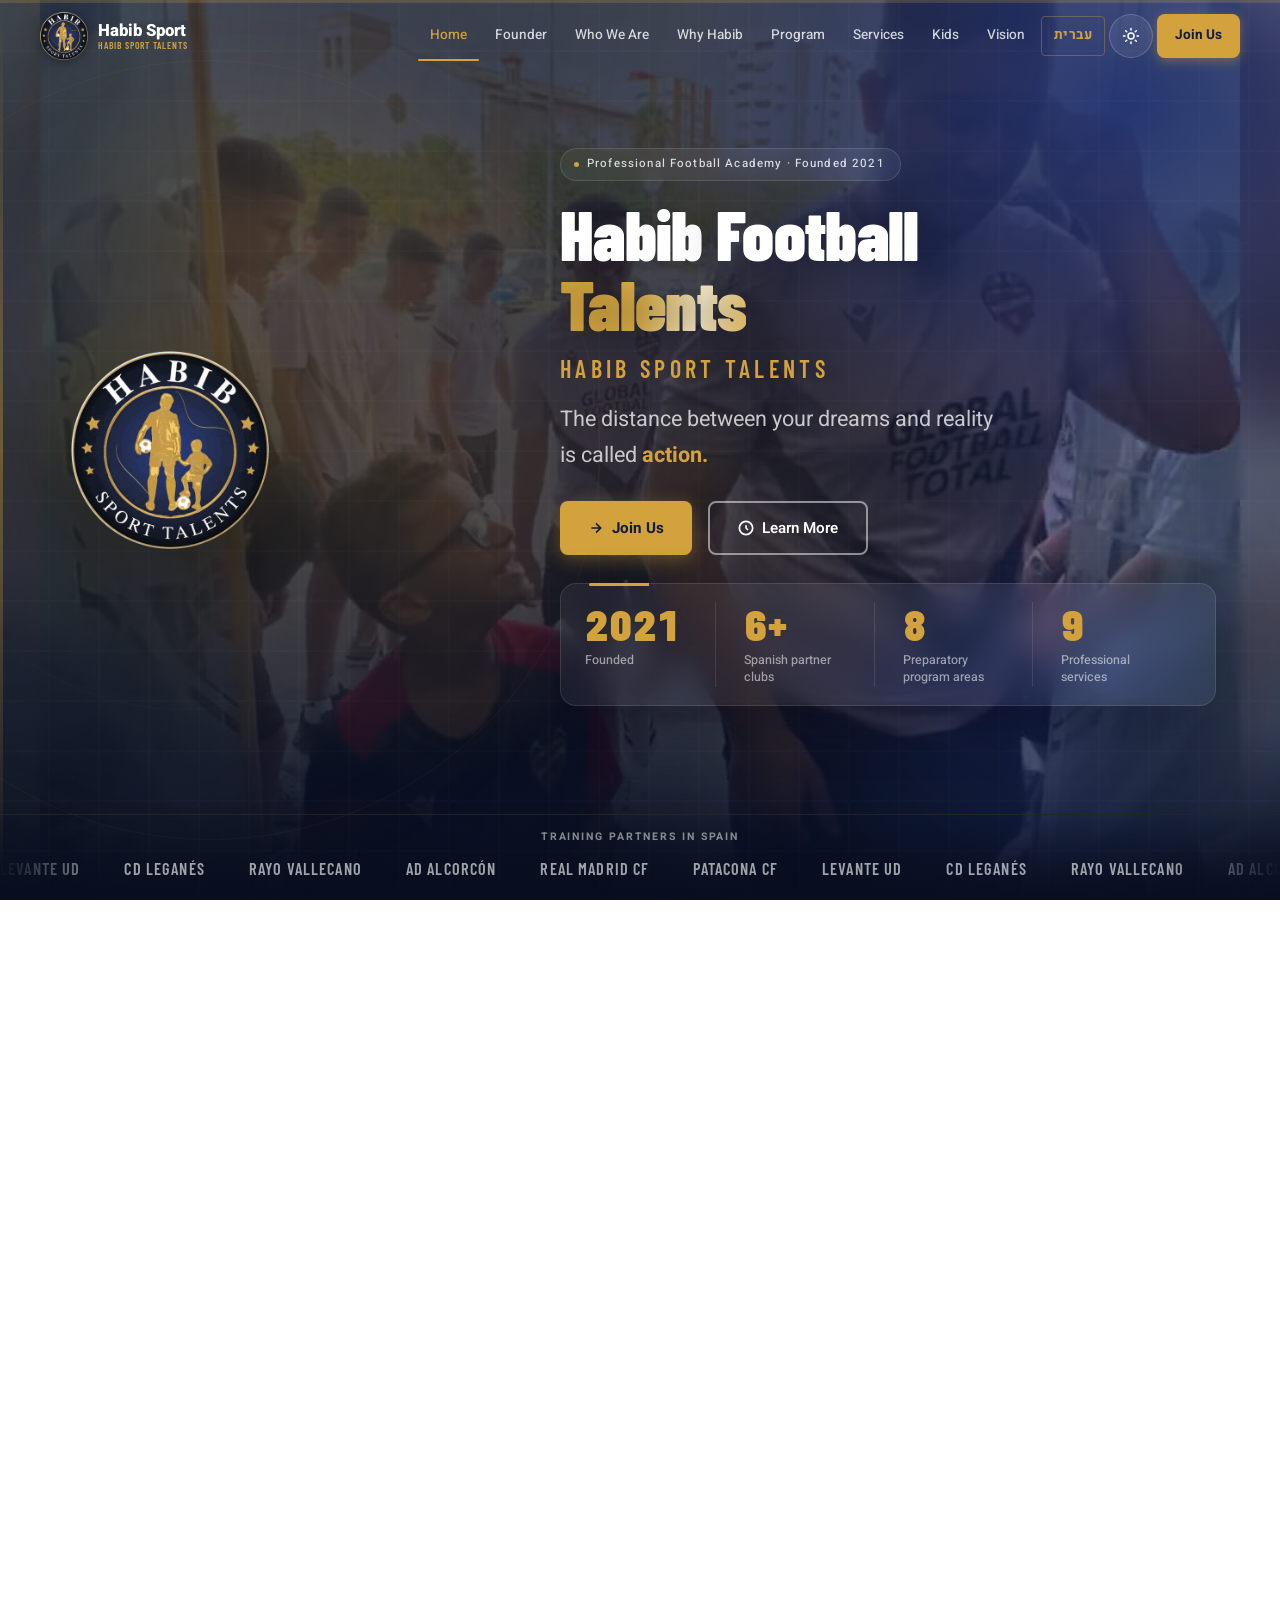
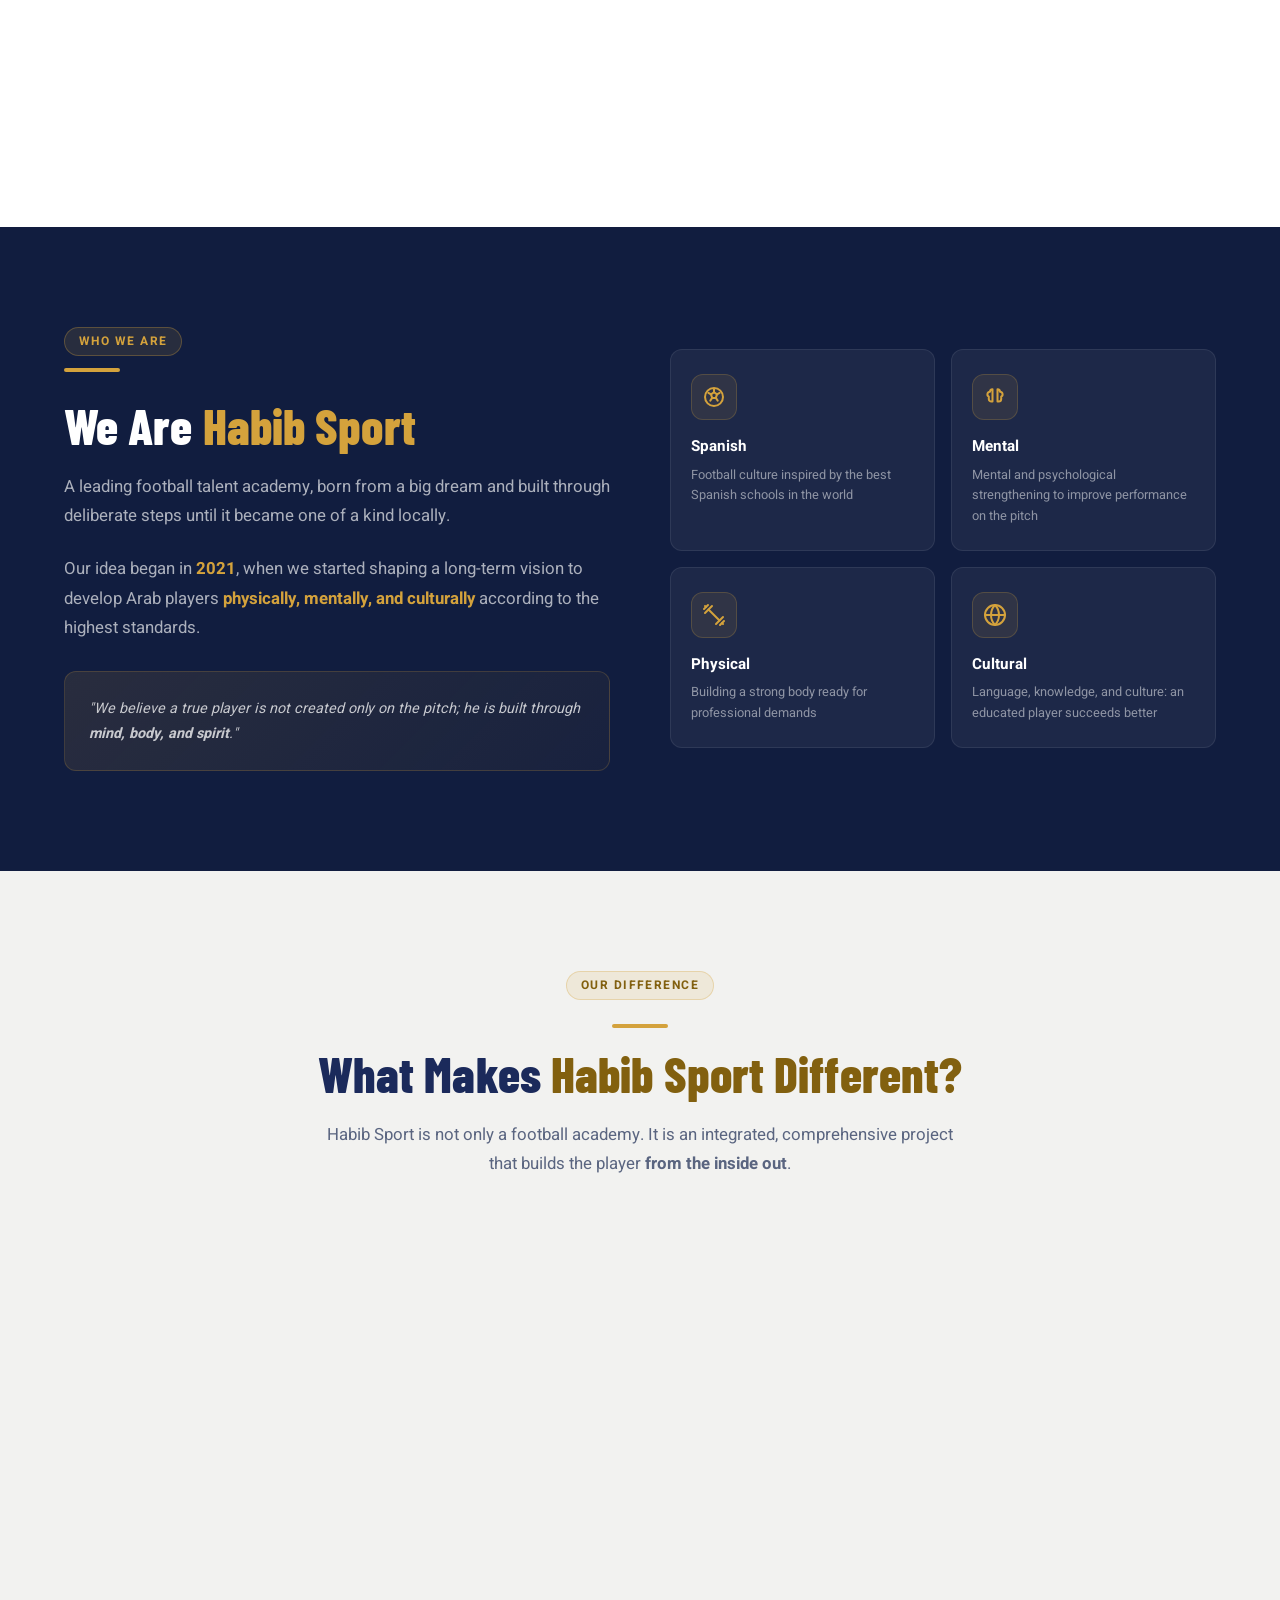
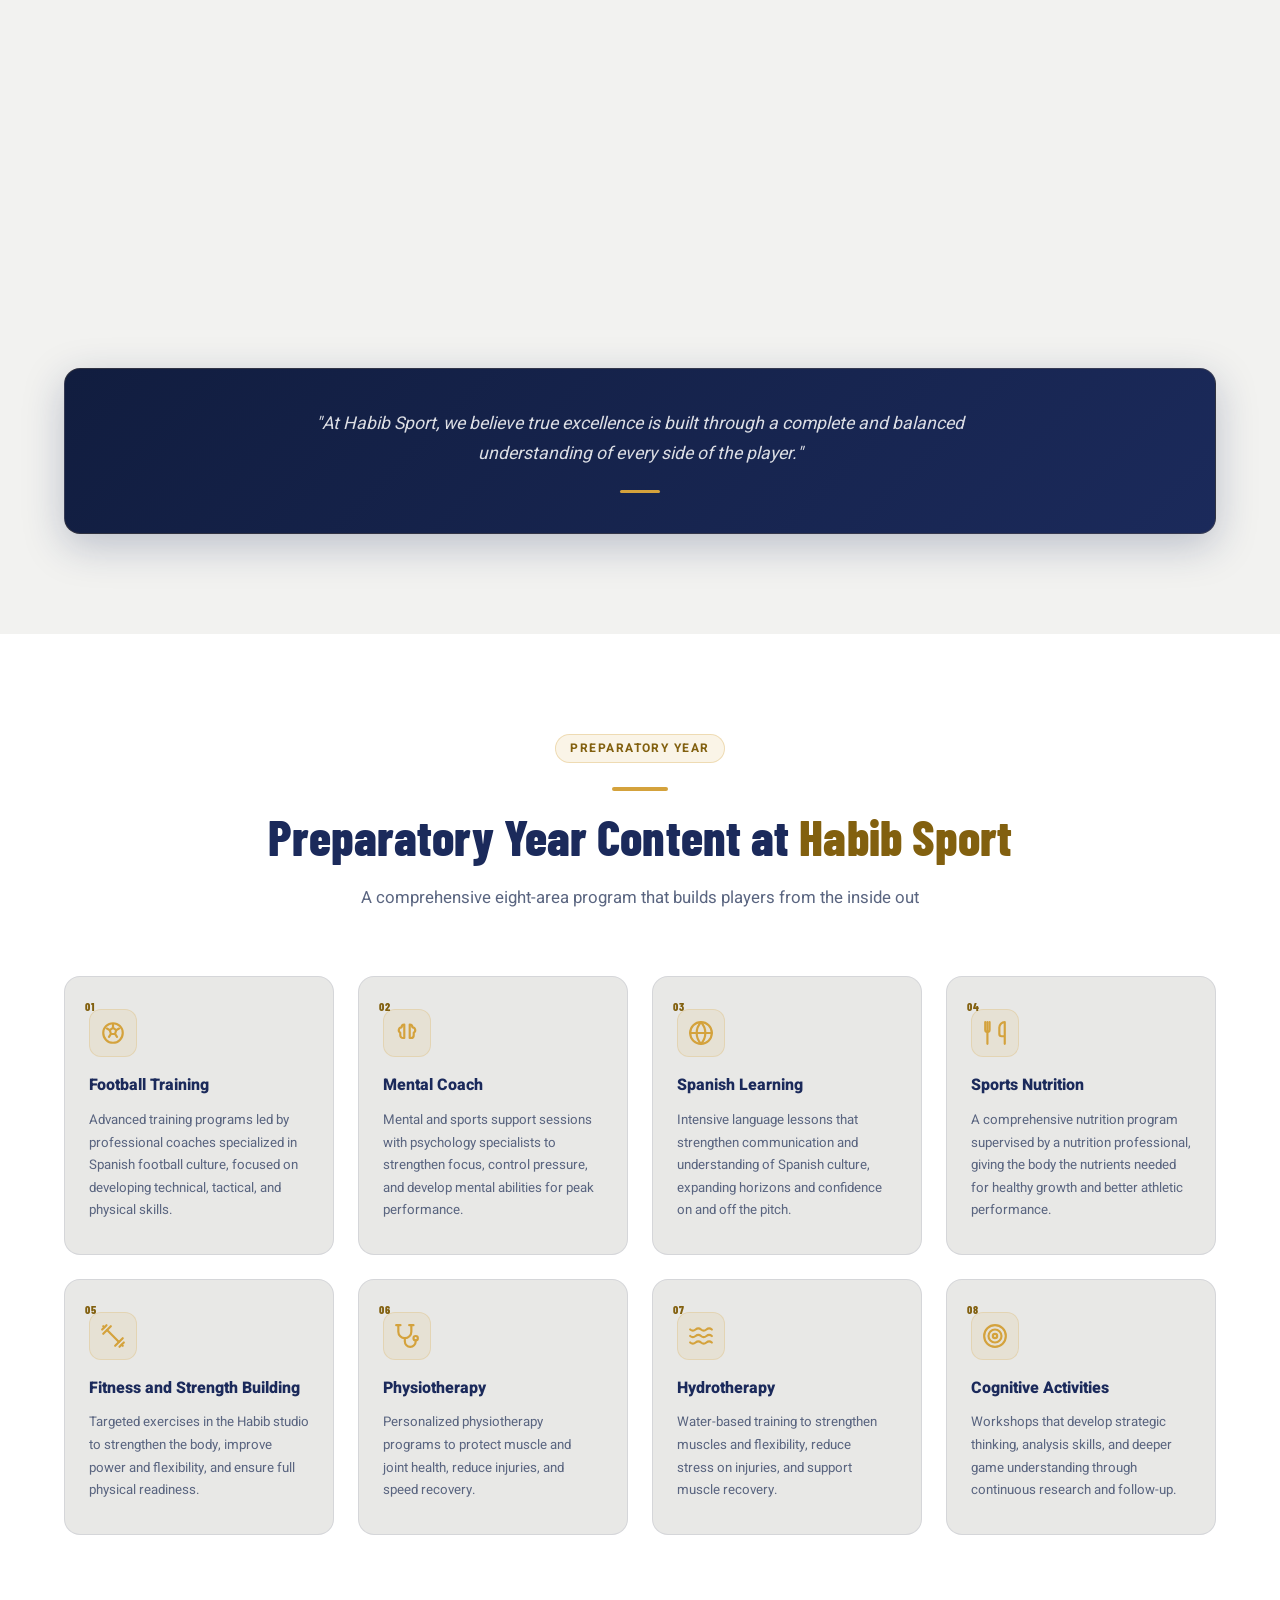
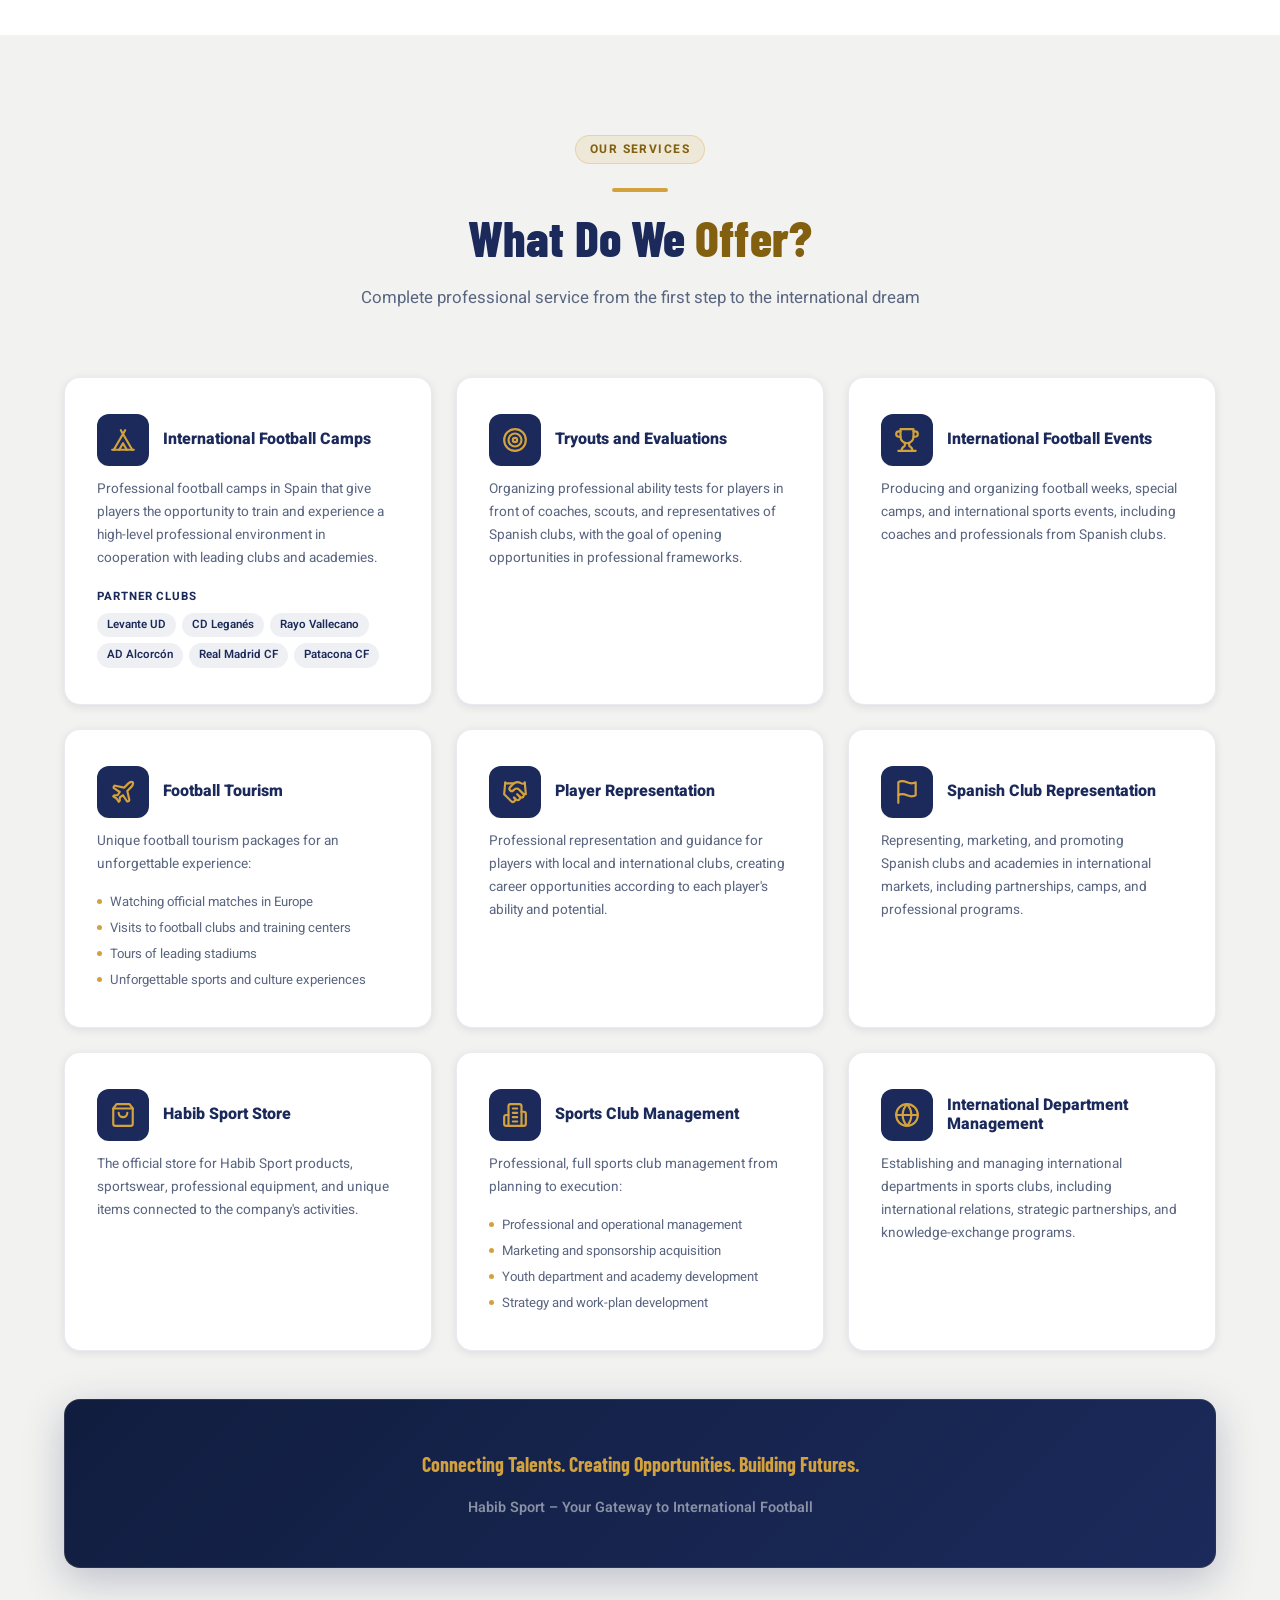
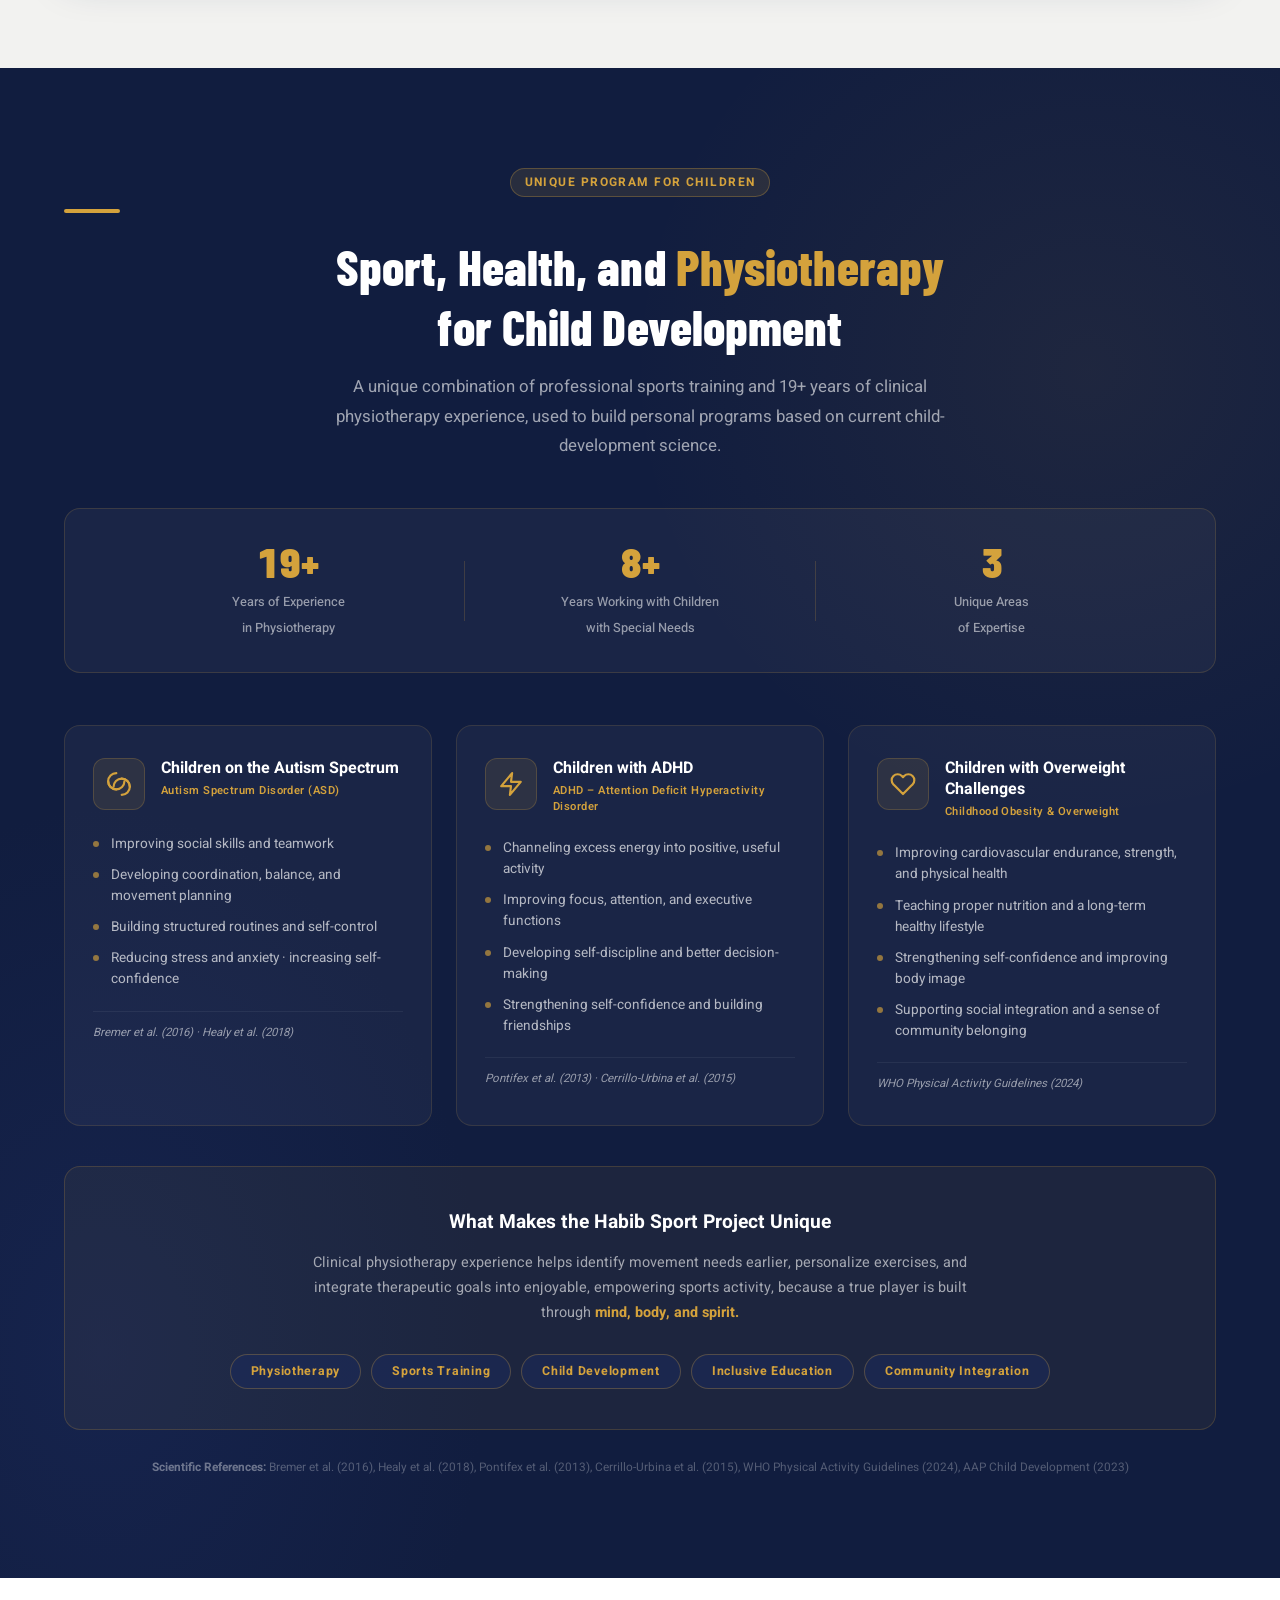
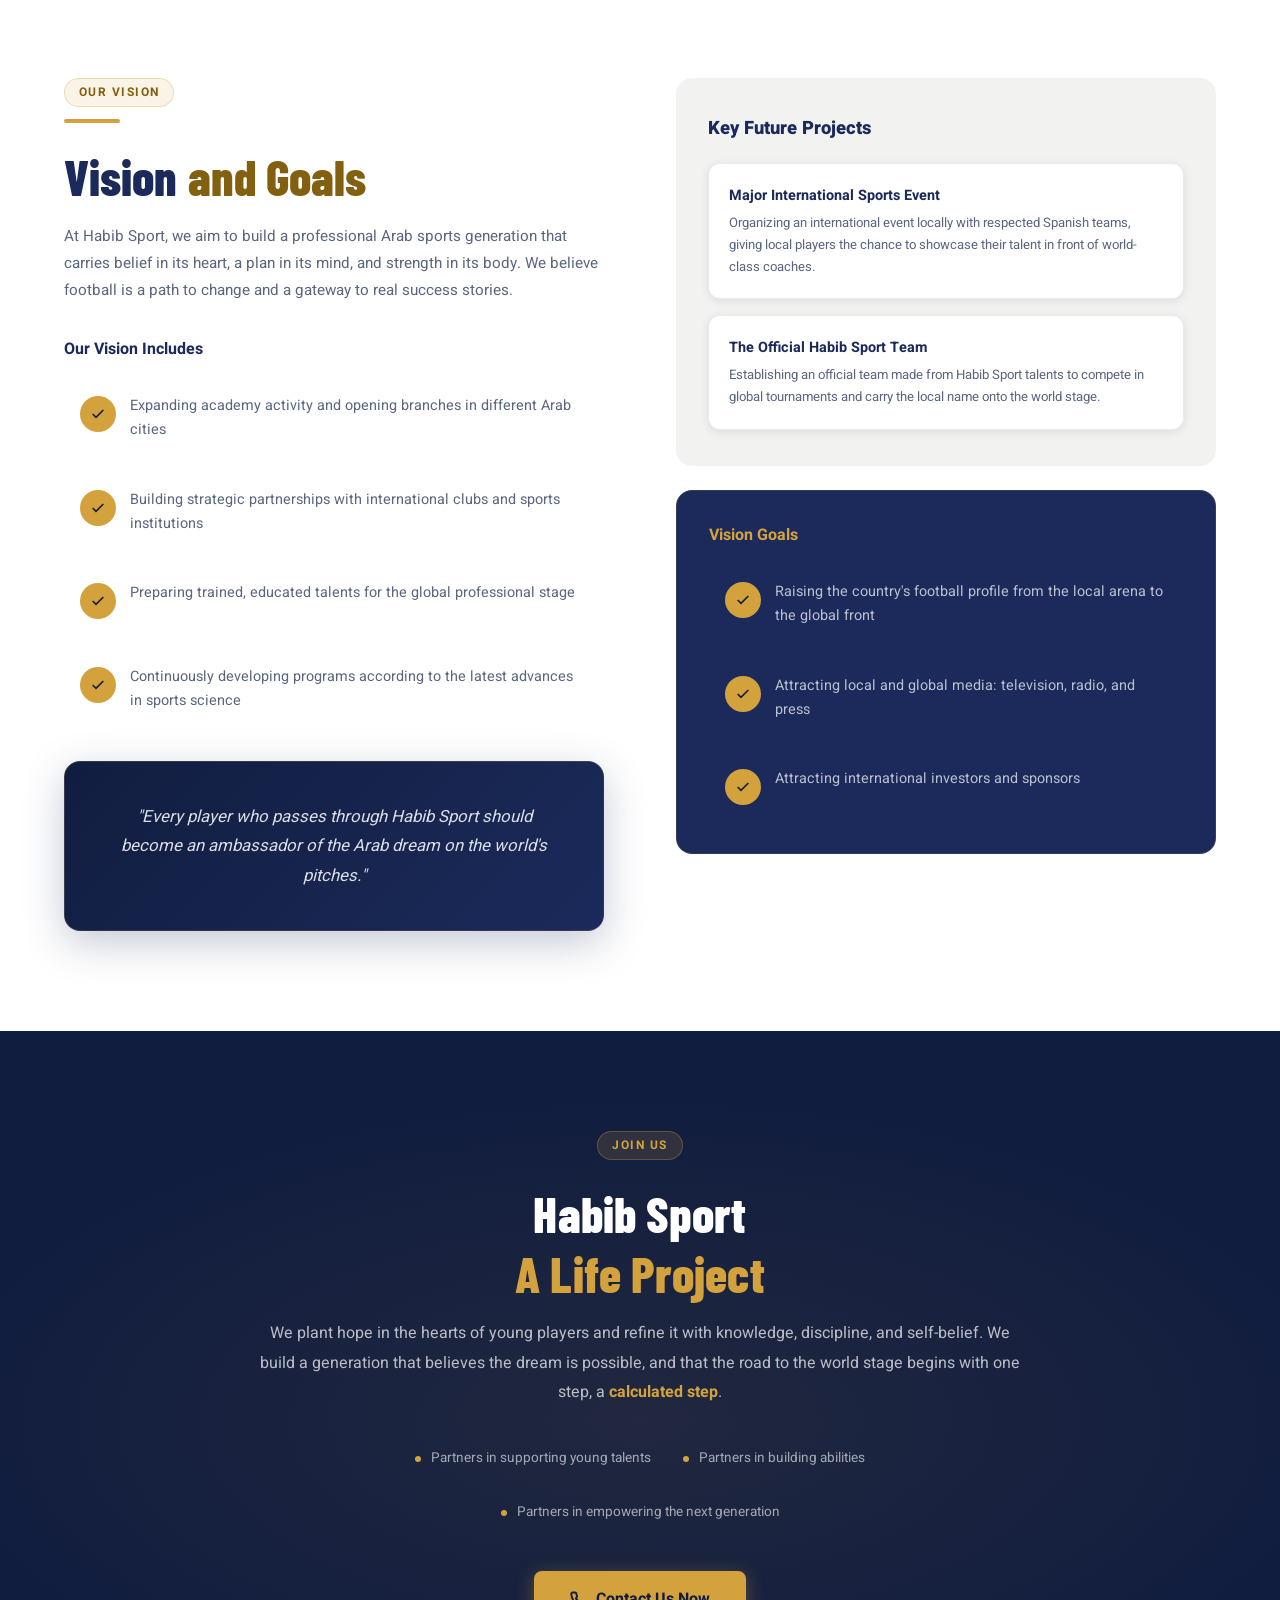
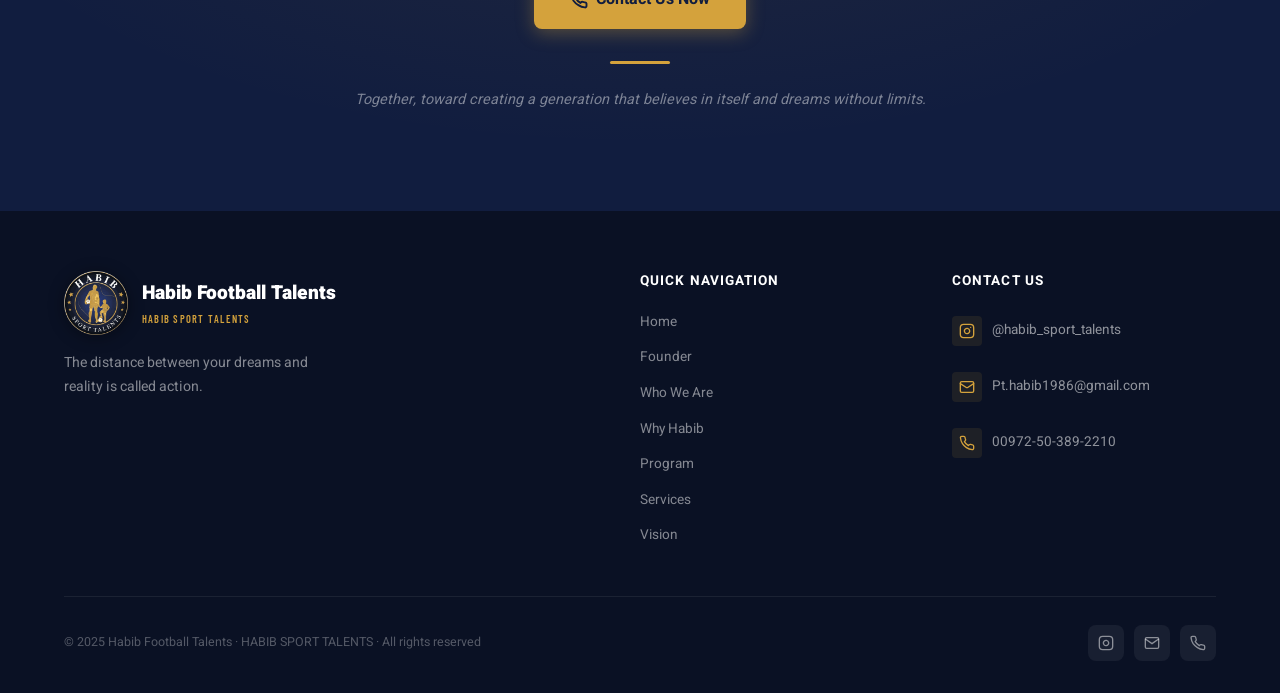
<file: index.html>
<!DOCTYPE html>
<html lang="en" dir="ltr">
<head>
  <meta charset="UTF-8" />
  <meta name="viewport" content="width=device-width, initial-scale=1.0" />
  <title>Habib Football Talents · HABIB SPORT TALENTS</title>
  <meta name="description" content="Habib Football Talents is a professional football academy with connections to leading clubs in Spain. We discover, develop, and guide young talents toward professional football." />

  <!-- Favicons -->
  <link rel="icon" href="assets/images/favicon.ico" sizes="any" />
  <link rel="icon" type="image/png" sizes="32x32" href="assets/images/favicon-32.png" />
  <link rel="icon" type="image/png" sizes="16x16" href="assets/images/favicon-16.png" />
  <link rel="apple-touch-icon" href="assets/images/apple-touch-icon.png" />
  <meta name="theme-color" content="#111d3f" />

  <!-- Open Graph / social sharing -->
  <meta property="og:type" content="website" />
  <meta property="og:locale" content="en_US" />
  <meta property="og:title" content="Habib Football Talents · HABIB SPORT TALENTS" />
  <meta property="og:description" content="A professional football academy with connections to leading clubs in Spain, discovering and developing tomorrow's football talents." />
  <meta property="og:image" content="https://yazan9902.github.io/habib-sport/assets/images/og-image.jpg" />
  <meta property="og:image:width" content="1200" />
  <meta property="og:image:height" content="630" />
  <meta name="twitter:card" content="summary_large_image" />
  <meta name="twitter:title" content="Habib Football Talents · HABIB SPORT TALENTS" />
  <meta name="twitter:description" content="A professional football academy with connections to leading clubs in Spain." />
  <meta name="twitter:image" content="https://yazan9902.github.io/habib-sport/assets/images/og-image.jpg" />
  <meta name="robots" content="index, follow" />
  <link rel="alternate" hreflang="en" href="index.html" />
  <link rel="alternate" hreflang="he" href="he.html" />
  <link rel="alternate" hreflang="x-default" href="index.html" />

  <link rel="preconnect" href="https://fonts.googleapis.com" />
  <link rel="preconnect" href="https://fonts.gstatic.com" crossorigin />
  <link href="https://fonts.googleapis.com/css2?family=Barlow+Condensed:wght@500;600;700&family=Heebo:wght@400;500;600;700;800;900&display=swap" rel="stylesheet" />
  <link rel="stylesheet" href="assets/css/styles.css" />
  <script>
    // Applied before paint: reading the saved theme after render would flash the wrong one.
    try {
      var t = localStorage.getItem('habib-theme');
      if (t === 'dark' || t === 'light') document.documentElement.dataset.theme = t;
    } catch (e) {}
  </script>
  <noscript><style>.fade-in{opacity:1 !important;transform:none !important}</style></noscript>
</head>
<body>

<a class="skip-link" href="#main">Skip to main content</a>

<!-- Scroll progress bar -->
<div class="scroll-progress" aria-hidden="true">
  <div class="scroll-progress-bar" id="progressBar"></div>
</div>

<!-- ─── NAV ──────────────────────────────────────────── -->
<nav class="nav" id="mainNav" role="navigation" aria-label="Main navigation">
  <div class="nav-inner">
    <a href="#hero" class="nav-logo" aria-label="Habib Sport Talents home">
      <img src="assets/images/logo.png" alt="" class="nav-logo-img" width="48" height="48" decoding="async" aria-hidden="true">
      <div class="nav-logo-text">
        <span class="logo-he">Habib Sport</span>
        <span class="logo-en">HABIB SPORT TALENTS</span>
      </div>
    </a>
    <div class="nav-links" role="list">
      <a href="#hero" role="listitem">Home</a>
      <a href="#founder" role="listitem">Founder</a>
      <a href="#who" role="listitem">Who We Are</a>
      <a href="#distinguish" role="listitem">Why Habib</a>
      <a href="#program" role="listitem">Program</a>
      <a href="#services" role="listitem">Services</a>
      <a href="#kids" role="listitem">Kids</a>
      <a href="#vision" role="listitem">Vision</a>
      <a href="he.html" class="lang-switch" role="listitem" lang="he" dir="rtl">עברית</a>
      <button class="theme-toggle" type="button" id="themeToggle" aria-label="Toggle dark mode" title="Toggle dark mode" aria-pressed="false"><svg class="icon-sun" viewBox="0 0 24 24" fill="none" stroke="currentColor" stroke-width="2" stroke-linecap="round" aria-hidden="true"><circle cx="12" cy="12" r="4"/><path d="M12 2v2M12 20v2M4.9 4.9l1.4 1.4M17.7 17.7l1.4 1.4M2 12h2M20 12h2M4.9 19.1l1.4-1.4M17.7 6.3l1.4-1.4"/></svg><svg class="icon-moon" viewBox="0 0 24 24" fill="none" stroke="currentColor" stroke-width="2" stroke-linecap="round" stroke-linejoin="round" aria-hidden="true"><path d="M21 12.8A9 9 0 1 1 11.2 3a7 7 0 0 0 9.8 9.8z"/></svg></button>
      <a href="#contact" class="nav-cta" role="listitem">Join Us</a>
    </div>
    <button class="nav-hamburger" id="hamburger" aria-label="Open menu" aria-expanded="false" aria-controls="mobileMenu" data-label-open="Open menu" data-label-close="Close menu">
      <span></span><span></span><span></span>
    </button>
  </div>
</nav>

<!-- Mobile menu -->
<div class="mobile-menu" id="mobileMenu" role="dialog" aria-label="Navigation menu" aria-hidden="true">
  <a href="#hero">Home</a>
  <a href="#founder">Founder</a>
  <a href="#who">Who We Are</a>
  <a href="#distinguish">Why Habib Sport</a>
  <a href="#program">Program</a>
  <a href="#services">Services</a>
  <a href="#kids">Kids Program</a>
  <a href="#vision">Vision &amp; Goals</a>
  <a href="he.html" class="lang-switch" lang="he" dir="rtl">עברית</a>
  <button class="theme-toggle" type="button" id="themeToggleMobile" aria-label="Toggle dark mode" aria-pressed="false"><svg class="icon-sun" viewBox="0 0 24 24" fill="none" stroke="currentColor" stroke-width="2" stroke-linecap="round" aria-hidden="true"><circle cx="12" cy="12" r="4"/><path d="M12 2v2M12 20v2M4.9 4.9l1.4 1.4M17.7 17.7l1.4 1.4M2 12h2M20 12h2M4.9 19.1l1.4-1.4M17.7 6.3l1.4-1.4"/></svg><svg class="icon-moon" viewBox="0 0 24 24" fill="none" stroke="currentColor" stroke-width="2" stroke-linecap="round" stroke-linejoin="round" aria-hidden="true"><path d="M21 12.8A9 9 0 1 1 11.2 3a7 7 0 0 0 9.8 9.8z"/></svg><span class="toggle-label">Theme</span></button>
  <a href="#contact" class="nav-cta">Join Us</a>
</div>

<main id="main" tabindex="-1">

<!-- ─── HERO ──────────────────────────────────────────── -->
<section id="hero" class="hero" aria-label="Homepage">
  <div class="hero-media" aria-hidden="true">
    <!-- Sources and poster are attached by main.js: the landscape cut shows only
         its centre ~24% on a phone, so small screens get a 9:16 recut instead.
         <source media> is not honoured for <video> in Blink, hence the JS.
         preload="none" keeps both cuts from being fetched. -->
    <video class="hero-video" muted loop playsinline preload="none"
           data-poster-wide="assets/images/hero-poster.jpg"
           data-poster-narrow="assets/images/hero-poster-mobile.jpg"
           data-webm-wide="assets/media/hero.webm"
           data-mp4-wide="assets/media/hero.mp4"
           data-webm-narrow="assets/media/hero-mobile.webm"
           data-mp4-narrow="assets/media/hero-mobile.mp4"></video>
  </div>
  <div class="hero-scrim" aria-hidden="true"></div>

  <div class="hero-bg" aria-hidden="true"></div>
  <div class="hero-pitch" aria-hidden="true"></div>
  <div class="hero-aurora" aria-hidden="true"><span></span><span></span><span></span></div>
  <div class="hero-beams" aria-hidden="true"><span></span><span></span><span></span></div>
  <div class="hero-circle hero-circle-1" aria-hidden="true"></div>
  <div class="hero-circle hero-circle-2" aria-hidden="true"></div>
  <div class="hero-circle hero-circle-3" aria-hidden="true"></div>
  <div class="hero-accent" aria-hidden="true"></div>
  <div class="hero-spotlight" aria-hidden="true"></div>

  <div class="hero-crest" aria-hidden="true">
    <div class="hero-crest-glow"></div>
    <img src="assets/images/logo.png" alt="" class="hero-crest-img" width="400" height="400" decoding="async" fetchpriority="high">
  </div>

  <div class="hero-content container">
    <div class="hero-badge">Professional Football Academy · Founded 2021</div>
    <h1 class="hero-title"><span class="w">Habib</span> <span class="w">Football</span><br><span class="w hero-title-accent">Talents</span></h1>
    <span class="hero-title-en">HABIB SPORT TALENTS</span>
    <p class="hero-tagline">
      The distance between your dreams and reality<br>is called <strong>action.</strong>
    </p>
    <div class="hero-btns">
      <a href="#contact" class="btn-primary" aria-label="Join the program">
        <svg width="16" height="16" viewBox="0 0 24 24" fill="none" stroke="currentColor" stroke-width="2.5" aria-hidden="true"><path d="M5 12h14M12 5l7 7-7 7"/></svg>
        Join Us
      </a>
      <a href="#who" class="btn-secondary" aria-label="Learn more about the academy">
        <svg width="16" height="16" viewBox="0 0 24 24" fill="none" stroke="currentColor" stroke-width="2.5" aria-hidden="true"><circle cx="12" cy="12" r="10"/><path d="M12 8v4l3 3"/></svg>
        Learn More
      </a>
    </div>

    <div class="hero-stats is-panel" aria-label="Academy statistics">
      <div class="hero-stat">
        <span class="num" aria-label="Since 2021">2021</span>
        <span class="label">Founded</span>
      </div>
      <div class="hero-stat">
        <span class="num">6+</span>
        <span class="label">Spanish partner clubs</span>
      </div>
      <div class="hero-stat">
        <span class="num">8</span>
        <span class="label">Preparatory program areas</span>
      </div>
      <div class="hero-stat">
        <span class="num">9</span>
        <span class="label">Professional services</span>
      </div>
    </div>
  </div>

  <div class="hero-clubs" aria-label="Partner clubs in Spain">
    <p class="hero-clubs-label">Training partners in Spain</p>
    <div class="hero-clubs-viewport">
      <div class="hero-clubs-track">
        <ul class="hero-clubs-set" role="list"><li>Levante UD</li><li>CD Leganés</li><li>Rayo Vallecano</li><li>AD Alcorcón</li><li>Real Madrid CF</li><li>Patacona CF</li></ul>
        <ul class="hero-clubs-set" role="list" aria-hidden="true"><li>Levante UD</li><li>CD Leganés</li><li>Rayo Vallecano</li><li>AD Alcorcón</li><li>Real Madrid CF</li><li>Patacona CF</li></ul>
      </div>
    </div>
  </div>

  <div class="hero-scroll" aria-hidden="true">
    <svg width="20" height="20" viewBox="0 0 24 24" fill="none" stroke="currentColor" stroke-width="2"><path d="M12 5v14M5 12l7 7 7-7"/></svg>
    <span>Scroll</span>
  </div>
</section>

<!-- ─── FOUNDER ────────────────────────────────────────── -->
<section id="founder" class="founder">
  <div class="container">
    <div class="founder-grid">
      <div class="founder-img-wrap fade-in" aria-label="Founder Mansour Habib Allah photo">
        <img
          src="assets/images/mansour.jpg"
          alt="Mansour Habib Allah, founder of Habib Sport Talents"
          class="founder-photo"
          loading="lazy"
          decoding="async"
        >
        <div class="founder-gold-border" aria-hidden="true"></div>
        <div class="founder-badge" aria-label="1999, the beginning">
          <span class="year">1999</span>
          <span class="year-label">The Beginning</span>
        </div>
      </div>

      <div class="founder-text fade-in fade-in-delay-1">
        <div class="section-tag">Founder</div>
        <div class="gold-line" aria-hidden="true"></div>
        <h2 class="section-title">Who Is <span>Mansour Habib Allah?</span></h2>
        <p class="founder-name-en">Founder &amp; CEO · Habib Sport Talents</p>

        <p class="founder-body">
          From the streets of Ein Mahil in the Lower Galilee to the football pitch, Mansour began his journey in 1999 at the age of 13. His talent was discovered early, and he drew attention while playing alongside older teams, overcoming challenges with relentless determination.
        </p>
        <p class="founder-body">
          Beyond the pitch, he chose to complete his path academically. He studied Football Business Management in Spain, then specialized in talent identification and scouting through PFSA in London. His learning journey continued in Barcelona, where he gained deeper training in Spanish football culture.
        </p>

        <div class="founder-creds">
          <div class="founder-cred">
            <div class="founder-cred-icon" aria-hidden="true">
              <svg width="18" height="18" viewBox="0 0 24 24" fill="none" stroke="#D4A23C" stroke-width="2"><path d="M22 10v6M2 10l10-5 10 5-10 5z"/><path d="M6 12v5c3 3 9 3 12 0v-5"/></svg>
            </div>
            <p class="founder-cred-text"><strong>SBI University, Spain</strong> — Football Business Management</p>
          </div>
          <div class="founder-cred">
            <div class="founder-cred-icon" aria-hidden="true">
              <svg width="18" height="18" viewBox="0 0 24 24" fill="none" stroke="#D4A23C" stroke-width="2"><path d="M22 10v6M2 10l10-5 10 5-10 5z"/><path d="M6 12v5c3 3 9 3 12 0v-5"/></svg>
            </div>
            <p class="founder-cred-text"><strong>PFSA, London</strong> — Talent Identification and Scouting</p>
          </div>
          <div class="founder-cred">
            <div class="founder-cred-icon" aria-hidden="true">
              <svg width="18" height="18" viewBox="0 0 24 24" fill="none" stroke="#D4A23C" stroke-width="2"><circle cx="12" cy="12" r="10"/><path d="M2 12h20M12 2a15 15 0 0 1 0 20M12 2a15 15 0 0 0 0 20"/></svg>
            </div>
            <p class="founder-cred-text"><strong>Barcelona, Spain</strong> — Football Culture, Coaching, and Sports Nutrition</p>
          </div>
          <div class="founder-cred">
            <div class="founder-cred-icon" aria-hidden="true">
              <svg width="18" height="18" viewBox="0 0 24 24" fill="none" stroke="#D4A23C" stroke-width="2"><path d="M17 21v-2a4 4 0 0 0-4-4H5a4 4 0 0 0-4 4v2"/><circle cx="9" cy="7" r="4"/><path d="M23 21v-2a4 4 0 0 0-3-3.87M16 3.13a4 4 0 0 1 0 7.75"/></svg>
            </div>
            <p class="founder-cred-text"><strong>Connections with</strong> Real Madrid, Barcelona, Leganes, and Levante</p>
          </div>
          <div class="founder-cred">
            <div class="founder-cred-icon" aria-hidden="true">
              <svg width="18" height="18" viewBox="0 0 24 24" fill="none" stroke="#D4A23C" stroke-width="2"><path d="M4.5 12.5l3 3 5-6"/><rect x="2" y="3" width="20" height="18" rx="2"/><path d="M8 3v4M16 3v4M2 11h20"/></svg>
            </div>
            <p class="founder-cred-text"><strong>19+ years of experience</strong> in physiotherapy · 8+ years working with children with ASD, ADHD, and overweight challenges</p>
          </div>
        </div>
      </div>
    </div>
  </div>
</section>

<!-- ─── WHO WE ARE ─────────────────────────────────────── -->
<section id="who" class="who">
  <div class="container">
    <div class="who-grid">
      <div class="who-text fade-in">
        <div class="section-tag">Who We Are</div>
        <div class="gold-line" aria-hidden="true"></div>
        <h2 class="section-title" style="color:var(--white)">We Are <span>Habib Sport</span></h2>
        <p class="section-sub" style="margin-bottom:24px">
          A leading football talent academy, born from a big dream and built through deliberate steps until it became one of a kind locally.
        </p>
        <p class="section-sub">
          Our idea began in <strong style="color:var(--gold)">2021</strong>, when we started shaping a long-term vision to develop Arab players <strong style="color:var(--gold)">physically, mentally, and culturally</strong> according to the highest standards.
        </p>
        <div class="who-highlight">
          "We believe a true player is not created only on the pitch; he is built through <strong>mind, body, and spirit</strong>."
        </div>
      </div>

      <div class="who-pillars fade-in fade-in-delay-1" aria-label="Our development pillars">
        <div class="pillar">
          <div class="pillar-icon" aria-hidden="true"><svg viewBox="0 0 24 24" fill="none" stroke="currentColor" stroke-width="2" stroke-linecap="round" stroke-linejoin="round"><circle cx="12" cy="12" r="9"/><path d="M12 7.2l3 2.2-1.15 3.5h-3.7L9 9.4z"/><path d="M12 7.2V4M15 9.4l2.6-1.5M13.85 12.9l1.85 2.7M10.15 12.9l-1.85 2.7M9 9.4 6.4 7.9"/></svg></div>
          <h3 class="pillar-title">Spanish</h3>
          <p class="pillar-desc">Football culture inspired by the best Spanish schools in the world</p>
        </div>
        <div class="pillar">
          <div class="pillar-icon" aria-hidden="true"><svg viewBox="0 0 24 24" fill="none" stroke="currentColor" stroke-width="2" stroke-linecap="round" stroke-linejoin="round"><path d="M9.5 4.2A2.6 2.6 0 0 0 7 6.8a2.6 2.6 0 0 0-1.2 4.9V14a2.6 2.6 0 0 0 2.6 2.6h1.1V4.2z"/><path d="M14.5 4.2A2.6 2.6 0 0 1 17 6.8a2.6 2.6 0 0 1 1.2 4.9V14a2.6 2.6 0 0 1-2.6 2.6h-1.1V4.2z"/></svg></div>
          <h3 class="pillar-title">Mental</h3>
          <p class="pillar-desc">Mental and psychological strengthening to improve performance on the pitch</p>
        </div>
        <div class="pillar">
          <div class="pillar-icon" aria-hidden="true"><svg viewBox="0 0 24 24" fill="none" stroke="currentColor" stroke-width="2" stroke-linecap="round" stroke-linejoin="round"><path d="m6.5 6.5 11 11"/><path d="m21 21-1-1"/><path d="m3 3 1 1"/><path d="m18 22 4-4"/><path d="m2 6 4-4"/><path d="m3 10 7-7"/><path d="m14 21 7-7"/></svg></div>
          <h3 class="pillar-title">Physical</h3>
          <p class="pillar-desc">Building a strong body ready for professional demands</p>
        </div>
        <div class="pillar">
          <div class="pillar-icon" aria-hidden="true"><svg viewBox="0 0 24 24" fill="none" stroke="currentColor" stroke-width="2" stroke-linecap="round" stroke-linejoin="round"><circle cx="12" cy="12" r="10"/><path d="M12 2a14.5 14.5 0 0 0 0 20 14.5 14.5 0 0 0 0-20"/><path d="M2 12h20"/></svg></div>
          <h3 class="pillar-title">Cultural</h3>
          <p class="pillar-desc">Language, knowledge, and culture: an educated player succeeds better</p>
        </div>
      </div>
    </div>
  </div>
</section>

<!-- ─── DISTINGUISH ────────────────────────────────────── -->
<section id="distinguish" class="distinguish">
  <div class="container">
    <div class="distinguish-header fade-in">
      <div class="section-tag">Our Difference</div>
      <div class="gold-line" style="margin:12px auto 16px" aria-hidden="true"></div>
      <h2 class="section-title">What Makes <span>Habib Sport Different?</span></h2>
      <p class="section-sub">
        Habib Sport is not only a football academy. It is an integrated, comprehensive project that builds the player <strong>from the inside out</strong>.
      </p>
    </div>

    <div class="distinguish-grid" role="list">
      <article class="distinguish-card fade-in" role="listitem">
        <div class="distinguish-icon" aria-hidden="true"><svg viewBox="0 0 24 24" fill="none" stroke="currentColor" stroke-width="2" stroke-linecap="round" stroke-linejoin="round"><rect width="8" height="4" x="8" y="2" rx="1"/><path d="M16 4h2a2 2 0 0 1 2 2v14a2 2 0 0 1-2 2H6a2 2 0 0 1-2-2V6a2 2 0 0 1 2-2h2"/><path d="M12 11h4"/><path d="M12 16h4"/><path d="M8 11h.01"/><path d="M8 16h.01"/></svg></div>
        <h3>Professional Training Programs</h3>
        <p>A methodology based on Spanish football, led by high-level coaches</p>
      </article>
      <article class="distinguish-card fade-in fade-in-delay-1" role="listitem">
        <div class="distinguish-icon" aria-hidden="true"><svg viewBox="0 0 24 24" fill="none" stroke="currentColor" stroke-width="2" stroke-linecap="round" stroke-linejoin="round"><path d="M9.5 4.2A2.6 2.6 0 0 0 7 6.8a2.6 2.6 0 0 0-1.2 4.9V14a2.6 2.6 0 0 0 2.6 2.6h1.1V4.2z"/><path d="M14.5 4.2A2.6 2.6 0 0 1 17 6.8a2.6 2.6 0 0 1 1.2 4.9V14a2.6 2.6 0 0 1-2.6 2.6h-1.1V4.2z"/></svg></div>
        <h3>Psychological and Mental Support</h3>
        <p>Professional psychological guidance to improve focus and manage pressure during matches</p>
      </article>
      <article class="distinguish-card fade-in fade-in-delay-2" role="listitem">
        <div class="distinguish-icon" aria-hidden="true"><svg viewBox="0 0 24 24" fill="none" stroke="currentColor" stroke-width="2" stroke-linecap="round" stroke-linejoin="round"><path d="M4 15s1-1 4-1 5 2 8 2 4-1 4-1V3s-1 1-4 1-5-2-8-2-4 1-4 1z"/><line x1="4" x2="4" y1="22" y2="15"/></svg></div>
        <h3>Spanish Language Learning</h3>
        <p>Intensive Spanish lessons to understand the culture and strengthen self-confidence</p>
      </article>
      <article class="distinguish-card fade-in" role="listitem">
        <div class="distinguish-icon" aria-hidden="true"><svg viewBox="0 0 24 24" fill="none" stroke="currentColor" stroke-width="2" stroke-linecap="round" stroke-linejoin="round"><path d="m6.5 6.5 11 11"/><path d="m21 21-1-1"/><path d="m3 3 1 1"/><path d="m18 22 4-4"/><path d="m2 6 4-4"/><path d="m3 10 7-7"/><path d="m14 21 7-7"/></svg></div>
        <h3>Advanced Physical Development</h3>
        <p>Targeted exercises to strengthen the body and prepare for professional-level demands</p>
      </article>
      <article class="distinguish-card fade-in fade-in-delay-1" role="listitem">
        <div class="distinguish-icon" aria-hidden="true"><svg viewBox="0 0 24 24" fill="none" stroke="currentColor" stroke-width="2" stroke-linecap="round" stroke-linejoin="round"><path d="M3 2v7c0 1.1.9 2 2 2a2 2 0 0 0 2-2V2"/><path d="M5 2v20"/><path d="M21 15V2a5 5 0 0 0-5 5v6c0 1.1.9 2 2 2h3Zm0 0v7"/></svg></div>
        <h3>Personalized Nutrition Plan</h3>
        <p>A nutrition plan supervised by a nutrition professional to optimize player performance</p>
      </article>
      <article class="distinguish-card fade-in fade-in-delay-2" role="listitem">
        <div class="distinguish-icon" aria-hidden="true"><svg viewBox="0 0 24 24" fill="none" stroke="currentColor" stroke-width="2" stroke-linecap="round" stroke-linejoin="round"><path d="M4 2v6a6 6 0 0 0 6 6 6 6 0 0 0 6-6V2"/><path d="M4 2H2"/><path d="M6 2H4"/><path d="M16 2h-2"/><path d="M18 2h-2"/><path d="M10 14v3a5 5 0 0 0 10 0v-1"/><circle cx="20" cy="14" r="2"/></svg></div>
        <h3>Physiotherapy Sessions</h3>
        <p>Ongoing treatment to prevent injuries and maintain the body at its best</p>
      </article>
      <article class="distinguish-card fade-in" role="listitem">
        <div class="distinguish-icon" aria-hidden="true"><svg viewBox="0 0 24 24" fill="none" stroke="currentColor" stroke-width="2" stroke-linecap="round" stroke-linejoin="round"><circle cx="12" cy="12" r="10"/><circle cx="12" cy="12" r="6"/><circle cx="12" cy="12" r="2"/></svg></div>
        <h3>Analysis and Research Activities</h3>
        <p>Analytical workshops to develop tactical thinking and deeper game understanding</p>
      </article>
    </div>

    <blockquote class="distinguish-quote fade-in">
      <p>"At Habib Sport, we believe true excellence is built through a complete and balanced understanding of every side of the player."</p>
      <div class="quote-bar" aria-hidden="true"></div>
    </blockquote>
  </div>
</section>

<!-- ─── PROGRAM ────────────────────────────────────────── -->
<section id="program" class="program">
  <div class="container">
    <div class="program-header fade-in">
      <div class="section-tag">Preparatory Year</div>
      <div class="gold-line" style="margin:12px auto 16px" aria-hidden="true"></div>
      <h2 class="section-title">Preparatory Year Content at <span>Habib Sport</span></h2>
      <p class="section-sub">A comprehensive eight-area program that builds players from the inside out</p>
    </div>

    <div class="program-grid" role="list">
      <article class="program-card fade-in" role="listitem">
        <span class="program-num">01</span>
        <span class="program-icon" aria-hidden="true"><svg viewBox="0 0 24 24" fill="none" stroke="currentColor" stroke-width="2" stroke-linecap="round" stroke-linejoin="round"><circle cx="12" cy="12" r="9"/><path d="M12 7.2l3 2.2-1.15 3.5h-3.7L9 9.4z"/><path d="M12 7.2V4M15 9.4l2.6-1.5M13.85 12.9l1.85 2.7M10.15 12.9l-1.85 2.7M9 9.4 6.4 7.9"/></svg></span>
        <h3>Football Training</h3>
        <p>Advanced training programs led by professional coaches specialized in Spanish football culture, focused on developing technical, tactical, and physical skills.</p>
      </article>
      <article class="program-card fade-in fade-in-delay-1" role="listitem">
        <span class="program-num">02</span>
        <span class="program-icon" aria-hidden="true"><svg viewBox="0 0 24 24" fill="none" stroke="currentColor" stroke-width="2" stroke-linecap="round" stroke-linejoin="round"><path d="M9.5 4.2A2.6 2.6 0 0 0 7 6.8a2.6 2.6 0 0 0-1.2 4.9V14a2.6 2.6 0 0 0 2.6 2.6h1.1V4.2z"/><path d="M14.5 4.2A2.6 2.6 0 0 1 17 6.8a2.6 2.6 0 0 1 1.2 4.9V14a2.6 2.6 0 0 1-2.6 2.6h-1.1V4.2z"/></svg></span>
        <h3>Mental Coach</h3>
        <p>Mental and sports support sessions with psychology specialists to strengthen focus, control pressure, and develop mental abilities for peak performance.</p>
      </article>
      <article class="program-card fade-in fade-in-delay-2" role="listitem">
        <span class="program-num">03</span>
        <span class="program-icon" aria-hidden="true"><svg viewBox="0 0 24 24" fill="none" stroke="currentColor" stroke-width="2" stroke-linecap="round" stroke-linejoin="round"><circle cx="12" cy="12" r="10"/><path d="M12 2a14.5 14.5 0 0 0 0 20 14.5 14.5 0 0 0 0-20"/><path d="M2 12h20"/></svg></span>
        <h3>Spanish Learning</h3>
        <p>Intensive language lessons that strengthen communication and understanding of Spanish culture, expanding horizons and confidence on and off the pitch.</p>
      </article>
      <article class="program-card fade-in fade-in-delay-3" role="listitem">
        <span class="program-num">04</span>
        <span class="program-icon" aria-hidden="true"><svg viewBox="0 0 24 24" fill="none" stroke="currentColor" stroke-width="2" stroke-linecap="round" stroke-linejoin="round"><path d="M3 2v7c0 1.1.9 2 2 2a2 2 0 0 0 2-2V2"/><path d="M5 2v20"/><path d="M21 15V2a5 5 0 0 0-5 5v6c0 1.1.9 2 2 2h3Zm0 0v7"/></svg></span>
        <h3>Sports Nutrition</h3>
        <p>A comprehensive nutrition program supervised by a nutrition professional, giving the body the nutrients needed for healthy growth and better athletic performance.</p>
      </article>
      <article class="program-card fade-in" role="listitem">
        <span class="program-num">05</span>
        <span class="program-icon" aria-hidden="true"><svg viewBox="0 0 24 24" fill="none" stroke="currentColor" stroke-width="2" stroke-linecap="round" stroke-linejoin="round"><path d="m6.5 6.5 11 11"/><path d="m21 21-1-1"/><path d="m3 3 1 1"/><path d="m18 22 4-4"/><path d="m2 6 4-4"/><path d="m3 10 7-7"/><path d="m14 21 7-7"/></svg></span>
        <h3>Fitness and Strength Building</h3>
        <p>Targeted exercises in the Habib studio to strengthen the body, improve power and flexibility, and ensure full physical readiness.</p>
      </article>
      <article class="program-card fade-in fade-in-delay-1" role="listitem">
        <span class="program-num">06</span>
        <span class="program-icon" aria-hidden="true"><svg viewBox="0 0 24 24" fill="none" stroke="currentColor" stroke-width="2" stroke-linecap="round" stroke-linejoin="round"><path d="M4 2v6a6 6 0 0 0 6 6 6 6 0 0 0 6-6V2"/><path d="M4 2H2"/><path d="M6 2H4"/><path d="M16 2h-2"/><path d="M18 2h-2"/><path d="M10 14v3a5 5 0 0 0 10 0v-1"/><circle cx="20" cy="14" r="2"/></svg></span>
        <h3>Physiotherapy</h3>
        <p>Personalized physiotherapy programs to protect muscle and joint health, reduce injuries, and speed recovery.</p>
      </article>
      <article class="program-card fade-in fade-in-delay-2" role="listitem">
        <span class="program-num">07</span>
        <span class="program-icon" aria-hidden="true"><svg viewBox="0 0 24 24" fill="none" stroke="currentColor" stroke-width="2" stroke-linecap="round" stroke-linejoin="round"><path d="M2 6c.6.5 1.2 1 2.5 1C7 7 7 5 9.5 5c2.6 0 2.4 2 5 2 2.5 0 2.5-2 5-2 1.3 0 1.9.5 2.5 1"/><path d="M2 12c.6.5 1.2 1 2.5 1 2.5 0 2.5-2 5-2 2.6 0 2.4 2 5 2 2.5 0 2.5-2 5-2 1.3 0 1.9.5 2.5 1"/><path d="M2 18c.6.5 1.2 1 2.5 1 2.5 0 2.5-2 5-2 2.6 0 2.4 2 5 2 2.5 0 2.5-2 5-2 1.3 0 1.9.5 2.5 1"/></svg></span>
        <h3>Hydrotherapy</h3>
        <p>Water-based training to strengthen muscles and flexibility, reduce stress on injuries, and support muscle recovery.</p>
      </article>
      <article class="program-card fade-in fade-in-delay-3" role="listitem">
        <span class="program-num">08</span>
        <span class="program-icon" aria-hidden="true"><svg viewBox="0 0 24 24" fill="none" stroke="currentColor" stroke-width="2" stroke-linecap="round" stroke-linejoin="round"><circle cx="12" cy="12" r="10"/><circle cx="12" cy="12" r="6"/><circle cx="12" cy="12" r="2"/></svg></span>
        <h3>Cognitive Activities</h3>
        <p>Workshops that develop strategic thinking, analysis skills, and deeper game understanding through continuous research and follow-up.</p>
      </article>
    </div>
  </div>
</section>

<!-- ─── SERVICES ───────────────────────────────────────── -->
<section id="services" class="services">
  <div class="container">
    <div class="services-header fade-in">
      <div class="section-tag">Our Services</div>
      <div class="gold-line" style="margin:12px auto 16px" aria-hidden="true"></div>
      <h2 class="section-title">What Do We <span>Offer?</span></h2>
      <p class="section-sub">Complete professional service from the first step to the international dream</p>
    </div>

    <div class="services-grid" role="list">
      <article class="service-card fade-in" role="listitem">
        <div class="service-head">
          <div class="service-icon" aria-hidden="true"><svg viewBox="0 0 24 24" fill="none" stroke="currentColor" stroke-width="2" stroke-linecap="round" stroke-linejoin="round"><path d="M3.5 21 14 3"/><path d="M20.5 21 10 3"/><path d="M15.5 21 12 15l-3.5 6"/><path d="M2 21h20"/></svg></div>
          <div class="service-title-wrap">
            <p class="service-title-he">International Football Camps</p>
          </div>
        </div>
        <p class="service-desc">Professional football camps in Spain that give players the opportunity to train and experience a high-level professional environment in cooperation with leading clubs and academies.</p>
        <div class="service-clubs">
          <p class="service-clubs-label">Partner Clubs</p>
          <div class="service-clubs-list" role="list">
            <span class="club-tag" role="listitem">Levante UD</span>
            <span class="club-tag" role="listitem">CD Leganés</span>
            <span class="club-tag" role="listitem">Rayo Vallecano</span>
            <span class="club-tag" role="listitem">AD Alcorcón</span>
            <span class="club-tag" role="listitem">Real Madrid CF</span>
            <span class="club-tag" role="listitem">Patacona CF</span>
          </div>
        </div>
      </article>

      <article class="service-card fade-in fade-in-delay-1" role="listitem">
        <div class="service-head">
          <div class="service-icon" aria-hidden="true"><svg viewBox="0 0 24 24" fill="none" stroke="currentColor" stroke-width="2" stroke-linecap="round" stroke-linejoin="round"><circle cx="12" cy="12" r="10"/><circle cx="12" cy="12" r="6"/><circle cx="12" cy="12" r="2"/></svg></div>
          <div class="service-title-wrap">
            <p class="service-title-he">Tryouts and Evaluations</p>
          </div>
        </div>
        <p class="service-desc">Organizing professional ability tests for players in front of coaches, scouts, and representatives of Spanish clubs, with the goal of opening opportunities in professional frameworks.</p>
      </article>

      <article class="service-card fade-in fade-in-delay-2" role="listitem">
        <div class="service-head">
          <div class="service-icon" aria-hidden="true"><svg viewBox="0 0 24 24" fill="none" stroke="currentColor" stroke-width="2" stroke-linecap="round" stroke-linejoin="round"><path d="M6 9H4.5a2.5 2.5 0 0 1 0-5H6"/><path d="M18 9h1.5a2.5 2.5 0 0 0 0-5H18"/><path d="M4 22h16"/><path d="M10 14.66V17c0 .55-.47.98-.97 1.21C7.85 18.75 7 20.24 7 22"/><path d="M14 14.66V17c0 .55.47.98.97 1.21C16.15 18.75 17 20.24 17 22"/><path d="M18 2H6v7a6 6 0 0 0 12 0V2Z"/></svg></div>
          <div class="service-title-wrap">
            <p class="service-title-he">International Football Events</p>
          </div>
        </div>
        <p class="service-desc">Producing and organizing football weeks, special camps, and international sports events, including coaches and professionals from Spanish clubs.</p>
      </article>

      <article class="service-card fade-in" role="listitem">
        <div class="service-head">
          <div class="service-icon" aria-hidden="true"><svg viewBox="0 0 24 24" fill="none" stroke="currentColor" stroke-width="2" stroke-linecap="round" stroke-linejoin="round"><path d="M17.8 19.2 16 11l3.5-3.5C21 6 21.5 4 21 3c-1-.5-3 0-4.5 1.5L13 8 4.8 6.2c-.5-.1-.9.1-1.1.5l-.3.5c-.2.5-.1 1 .3 1.3L9 12l-2 3H4l-1 1 3 2 2 3 1-1v-3l3-2 3.5 5.3c.3.4.8.5 1.3.3l.5-.2c.4-.3.6-.7.5-1.2z"/></svg></div>
          <div class="service-title-wrap">
            <p class="service-title-he">Football Tourism</p>
          </div>
        </div>
        <p class="service-desc">Unique football tourism packages for an unforgettable experience:</p>
        <div class="service-bullets" role="list">
          <span class="service-bullet" role="listitem">Watching official matches in Europe</span>
          <span class="service-bullet" role="listitem">Visits to football clubs and training centers</span>
          <span class="service-bullet" role="listitem">Tours of leading stadiums</span>
          <span class="service-bullet" role="listitem">Unforgettable sports and culture experiences</span>
        </div>
      </article>

      <article class="service-card fade-in fade-in-delay-1" role="listitem">
        <div class="service-head">
          <div class="service-icon" aria-hidden="true"><svg viewBox="0 0 24 24" fill="none" stroke="currentColor" stroke-width="2" stroke-linecap="round" stroke-linejoin="round"><path d="m11 17 2 2a1 1 0 1 0 3-3"/><path d="m14 14 2.5 2.5a1 1 0 1 0 3-3l-3.88-3.88a3 3 0 0 0-4.24 0l-.88.88a1 1 0 1 1-3-3l2.81-2.81a5.79 5.79 0 0 1 7.06-.87l.47.28a2 2 0 0 0 1.42.25L21 4"/><path d="m21 3 1 11h-2"/><path d="M3 3 2 14l6.5 6.5a1 1 0 1 0 3-3"/><path d="M3 4h8"/></svg></div>
          <div class="service-title-wrap">
            <p class="service-title-he">Player Representation</p>
          </div>
        </div>
        <p class="service-desc">Professional representation and guidance for players with local and international clubs, creating career opportunities according to each player's ability and potential.</p>
      </article>

      <article class="service-card fade-in fade-in-delay-2" role="listitem">
        <div class="service-head">
          <div class="service-icon" aria-hidden="true"><svg viewBox="0 0 24 24" fill="none" stroke="currentColor" stroke-width="2" stroke-linecap="round" stroke-linejoin="round"><path d="M4 15s1-1 4-1 5 2 8 2 4-1 4-1V3s-1 1-4 1-5-2-8-2-4 1-4 1z"/><line x1="4" x2="4" y1="22" y2="15"/></svg></div>
          <div class="service-title-wrap">
            <p class="service-title-he">Spanish Club Representation</p>
          </div>
        </div>
        <p class="service-desc">Representing, marketing, and promoting Spanish clubs and academies in international markets, including partnerships, camps, and professional programs.</p>
      </article>

      <article class="service-card fade-in" role="listitem">
        <div class="service-head">
          <div class="service-icon" aria-hidden="true"><svg viewBox="0 0 24 24" fill="none" stroke="currentColor" stroke-width="2" stroke-linecap="round" stroke-linejoin="round"><path d="M6 2 3 6v14a2 2 0 0 0 2 2h14a2 2 0 0 0 2-2V6l-3-4Z"/><path d="M3 6h18"/><path d="M16 10a4 4 0 0 1-8 0"/></svg></div>
          <div class="service-title-wrap">
            <p class="service-title-he">Habib Sport Store</p>
          </div>
        </div>
        <p class="service-desc">The official store for Habib Sport products, sportswear, professional equipment, and unique items connected to the company's activities.</p>
      </article>

      <article class="service-card fade-in fade-in-delay-1" role="listitem">
        <div class="service-head">
          <div class="service-icon" aria-hidden="true"><svg viewBox="0 0 24 24" fill="none" stroke="currentColor" stroke-width="2" stroke-linecap="round" stroke-linejoin="round"><path d="M6 22V4a2 2 0 0 1 2-2h8a2 2 0 0 1 2 2v18Z"/><path d="M6 12H4a2 2 0 0 0-2 2v6a2 2 0 0 0 2 2h2"/><path d="M18 9h2a2 2 0 0 1 2 2v9a2 2 0 0 1-2 2h-2"/><path d="M10 6h4"/><path d="M10 10h4"/><path d="M10 14h4"/><path d="M10 18h4"/></svg></div>
          <div class="service-title-wrap">
            <p class="service-title-he">Sports Club Management</p>
          </div>
        </div>
        <p class="service-desc">Professional, full sports club management from planning to execution:</p>
        <div class="service-bullets" role="list">
          <span class="service-bullet" role="listitem">Professional and operational management</span>
          <span class="service-bullet" role="listitem">Marketing and sponsorship acquisition</span>
          <span class="service-bullet" role="listitem">Youth department and academy development</span>
          <span class="service-bullet" role="listitem">Strategy and work-plan development</span>
        </div>
      </article>

      <article class="service-card fade-in fade-in-delay-2" role="listitem">
        <div class="service-head">
          <div class="service-icon" aria-hidden="true"><svg viewBox="0 0 24 24" fill="none" stroke="currentColor" stroke-width="2" stroke-linecap="round" stroke-linejoin="round"><circle cx="12" cy="12" r="10"/><path d="M12 2a14.5 14.5 0 0 0 0 20 14.5 14.5 0 0 0 0-20"/><path d="M2 12h20"/></svg></div>
          <div class="service-title-wrap">
            <p class="service-title-he">International Department Management</p>
          </div>
        </div>
        <p class="service-desc">Establishing and managing international departments in sports clubs, including international relations, strategic partnerships, and knowledge-exchange programs.</p>
      </article>
    </div>

    <div class="services-tagline fade-in" aria-label="Closing slogan">
      <p class="en">Connecting Talents. Creating Opportunities. Building Futures.</p>
      <p class="brand">Habib Sport – Your Gateway to International Football</p>
    </div>
  </div>
</section>

<!-- ─── KIDS PROGRAM ─────────────────────────────────────── -->
<section id="kids" class="kids-program" aria-label="Unique program for children">
  <div class="container">

    <div class="kids-header fade-in">
      <span class="section-tag">Unique Program for Children</span>
      <div class="gold-line" aria-hidden="true"></div>
      <h2 class="section-title kids-title">Sport, Health, and <span>Physiotherapy</span><br>for Child Development</h2>
      <p class="section-sub kids-sub">A unique combination of professional sports training and 19+ years of clinical physiotherapy experience, used to build personal programs based on current child-development science.</p>
    </div>

    <div class="kids-creds fade-in" role="list" aria-label="Professional experience">
      <div class="kids-cred" role="listitem">
        <span class="kids-cred-num">19+</span>
        <span class="kids-cred-label">Years of Experience<br>in Physiotherapy</span>
      </div>
      <div class="kids-cred-sep" aria-hidden="true"></div>
      <div class="kids-cred" role="listitem">
        <span class="kids-cred-num">8+</span>
        <span class="kids-cred-label">Years Working with Children<br>with Special Needs</span>
      </div>
      <div class="kids-cred-sep" aria-hidden="true"></div>
      <div class="kids-cred" role="listitem">
        <span class="kids-cred-num">3</span>
        <span class="kids-cred-label">Unique Areas<br>of Expertise</span>
      </div>
    </div>

    <div class="kids-grid">
      <article class="kids-card fade-in" aria-labelledby="kids-asd-title">
        <div class="kids-card-head">
          <div class="kids-card-icon" aria-hidden="true">
            <svg width="26" height="26" viewBox="0 0 24 24" fill="none" stroke="currentColor" stroke-width="2" stroke-linecap="round" stroke-linejoin="round">
              <path d="M9.5 2a7.5 7.5 0 0 0 0 15"/><path d="M14.5 22a7.5 7.5 0 0 0 0-15"/>
              <path d="M2 9.5a7.5 7.5 0 0 0 15 0"/><path d="M22 14.5a7.5 7.5 0 0 0-15 0"/>
            </svg>
          </div>
          <div>
            <h3 id="kids-asd-title" class="kids-card-title">Children on the Autism Spectrum</h3>
            <span class="kids-card-en">Autism Spectrum Disorder (ASD)</span>
          </div>
        </div>
        <ul class="kids-benefits">
          <li>Improving social skills and teamwork</li>
          <li>Developing coordination, balance, and movement planning</li>
          <li>Building structured routines and self-control</li>
          <li>Reducing stress and anxiety · increasing self-confidence</li>
        </ul>
        <div class="kids-card-ref">Bremer et al. (2016) · Healy et al. (2018)</div>
      </article>

      <article class="kids-card fade-in fade-in-delay-1" aria-labelledby="kids-adhd-title">
        <div class="kids-card-head">
          <div class="kids-card-icon" aria-hidden="true">
            <svg width="26" height="26" viewBox="0 0 24 24" fill="none" stroke="currentColor" stroke-width="2" stroke-linecap="round" stroke-linejoin="round">
              <polygon points="13 2 3 14 12 14 11 22 21 10 12 10 13 2"/>
            </svg>
          </div>
          <div>
            <h3 id="kids-adhd-title" class="kids-card-title">Children with ADHD</h3>
            <span class="kids-card-en">ADHD – Attention Deficit Hyperactivity Disorder</span>
          </div>
        </div>
        <ul class="kids-benefits">
          <li>Channeling excess energy into positive, useful activity</li>
          <li>Improving focus, attention, and executive functions</li>
          <li>Developing self-discipline and better decision-making</li>
          <li>Strengthening self-confidence and building friendships</li>
        </ul>
        <div class="kids-card-ref">Pontifex et al. (2013) · Cerrillo-Urbina et al. (2015)</div>
      </article>

      <article class="kids-card fade-in fade-in-delay-2" aria-labelledby="kids-obesity-title">
        <div class="kids-card-head">
          <div class="kids-card-icon" aria-hidden="true">
            <svg width="26" height="26" viewBox="0 0 24 24" fill="none" stroke="currentColor" stroke-width="2" stroke-linecap="round" stroke-linejoin="round">
              <path d="M20.84 4.61a5.5 5.5 0 0 0-7.78 0L12 5.67l-1.06-1.06a5.5 5.5 0 0 0-7.78 7.78l1.06 1.06L12 21.23l7.78-7.78 1.06-1.06a5.5 5.5 0 0 0 0-7.78z"/>
            </svg>
          </div>
          <div>
            <h3 id="kids-obesity-title" class="kids-card-title">Children with Overweight Challenges</h3>
            <span class="kids-card-en">Childhood Obesity &amp; Overweight</span>
          </div>
        </div>
        <ul class="kids-benefits">
          <li>Improving cardiovascular endurance, strength, and physical health</li>
          <li>Teaching proper nutrition and a long-term healthy lifestyle</li>
          <li>Strengthening self-confidence and improving body image</li>
          <li>Supporting social integration and a sense of community belonging</li>
        </ul>
        <div class="kids-card-ref">WHO Physical Activity Guidelines (2024)</div>
      </article>
    </div>

    <div class="kids-value fade-in" aria-label="The project's added value">
      <h3 class="kids-value-title">What Makes the Habib Sport Project Unique</h3>
      <p class="kids-value-desc">Clinical physiotherapy experience helps identify movement needs earlier, personalize exercises, and integrate therapeutic goals into enjoyable, empowering sports activity, because a true player is built through <strong style="color:var(--gold)">mind, body, and spirit.</strong></p>
      <div class="kids-pillars" role="list" aria-label="Program pillars">
        <span class="kids-pillar" role="listitem">Physiotherapy</span>
        <span class="kids-pillar" role="listitem">Sports Training</span>
        <span class="kids-pillar" role="listitem">Child Development</span>
        <span class="kids-pillar" role="listitem">Inclusive Education</span>
        <span class="kids-pillar" role="listitem">Community Integration</span>
      </div>
    </div>

    <p class="kids-refs fade-in">
      <strong>Scientific References:</strong> Bremer et al. (2016), Healy et al. (2018), Pontifex et al. (2013),
      Cerrillo-Urbina et al. (2015), WHO Physical Activity Guidelines (2024), AAP Child Development (2023)
    </p>

  </div>
</section>

<!-- ─── VISION ─────────────────────────────────────────── -->
<section id="vision" class="vision">
  <div class="container">
    <div class="vision-grid">
      <div class="fade-in">
        <div class="section-tag">Our Vision</div>
        <div class="gold-line" aria-hidden="true"></div>
        <h2 class="section-title">Vision <span>and Goals</span></h2>
        <p class="vision-intro">
          At Habib Sport, we aim to build a professional Arab sports generation that carries belief in its heart, a plan in its mind, and strength in its body. We believe football is a path to change and a gateway to real success stories.
        </p>
        <h3 style="font-size:1rem;font-weight:700;color:var(--heading-ink);margin-bottom:16px">Our Vision Includes</h3>
        <div class="vision-items" role="list">
          <div class="vision-item" role="listitem">
            <div class="vision-dot" aria-hidden="true"><svg viewBox="0 0 24 24" fill="none" stroke="currentColor" stroke-width="2.5"><polyline points="20 6 9 17 4 12"/></svg></div>
            <p class="vision-item-text">Expanding academy activity and opening branches in different Arab cities</p>
          </div>
          <div class="vision-item" role="listitem">
            <div class="vision-dot" aria-hidden="true"><svg viewBox="0 0 24 24" fill="none" stroke="currentColor" stroke-width="2.5"><polyline points="20 6 9 17 4 12"/></svg></div>
            <p class="vision-item-text">Building strategic partnerships with international clubs and sports institutions</p>
          </div>
          <div class="vision-item" role="listitem">
            <div class="vision-dot" aria-hidden="true"><svg viewBox="0 0 24 24" fill="none" stroke="currentColor" stroke-width="2.5"><polyline points="20 6 9 17 4 12"/></svg></div>
            <p class="vision-item-text">Preparing trained, educated talents for the global professional stage</p>
          </div>
          <div class="vision-item" role="listitem">
            <div class="vision-dot" aria-hidden="true"><svg viewBox="0 0 24 24" fill="none" stroke="currentColor" stroke-width="2.5"><polyline points="20 6 9 17 4 12"/></svg></div>
            <p class="vision-item-text">Continuously developing programs according to the latest advances in sports science</p>
          </div>
        </div>
        <blockquote class="vision-goal fade-in" style="margin-top:32px">
          <p>"Every player who passes through Habib Sport should become an ambassador of the Arab dream on the world's pitches."</p>
        </blockquote>
      </div>

      <div class="fade-in fade-in-delay-2">
        <div class="vision-future">
          <h3>Key Future Projects</h3>
          <div class="future-items">
            <div class="future-item">
              <h4>Major International Sports Event</h4>
              <p>Organizing an international event locally with respected Spanish teams, giving local players the chance to showcase their talent in front of world-class coaches.</p>
            </div>
            <div class="future-item">
              <h4>The Official Habib Sport Team</h4>
              <p>Establishing an official team made from Habib Sport talents to compete in global tournaments and carry the local name onto the world stage.</p>
            </div>
          </div>
        </div>

        <div class="vision-goals-box" style="background:var(--navy);border-radius:var(--r16);padding:32px;margin-top:24px;border:1px solid rgba(212,162,60,.15)">
          <h3 style="font-size:1rem;font-weight:700;color:var(--gold);margin-bottom:16px">Vision Goals</h3>
          <div class="vision-items" role="list">
            <div class="vision-item" role="listitem">
              <div class="vision-dot" aria-hidden="true"><svg viewBox="0 0 24 24" fill="none" stroke="currentColor" stroke-width="2.5"><polyline points="20 6 9 17 4 12"/></svg></div>
              <p class="vision-item-text">Raising the country's football profile from the local arena to the global front</p>
            </div>
            <div class="vision-item" role="listitem">
              <div class="vision-dot" aria-hidden="true"><svg viewBox="0 0 24 24" fill="none" stroke="currentColor" stroke-width="2.5"><polyline points="20 6 9 17 4 12"/></svg></div>
              <p class="vision-item-text">Attracting local and global media: television, radio, and press</p>
            </div>
            <div class="vision-item" role="listitem">
              <div class="vision-dot" aria-hidden="true"><svg viewBox="0 0 24 24" fill="none" stroke="currentColor" stroke-width="2.5"><polyline points="20 6 9 17 4 12"/></svg></div>
              <p class="vision-item-text">Attracting international investors and sponsors</p>
            </div>
          </div>
        </div>
      </div>
    </div>
  </div>
</section>

<!-- ─── CTA CLOSE ──────────────────────────────────────── -->
<section class="cta-close">
  <div class="cta-close-bg" aria-hidden="true"></div>
  <div class="container">
    <div class="cta-close-content">
      <div class="section-tag" style="background:rgba(212,162,60,.15);color:var(--gold)">Join Us</div>
      <h2 class="section-title" style="margin-top:12px">Habib Sport<br><span>A Life Project</span></h2>
      <p class="cta-close-body">
        We plant hope in the hearts of young players and refine it with knowledge, discipline, and self-belief. We build a generation that believes the dream is possible, and that the road to the world stage begins with one step, a <strong>calculated step</strong>.
      </p>
      <div class="cta-partners" role="list" aria-label="Partnership opportunities">
        <span class="cta-partner" role="listitem">Partners in supporting young talents</span>
        <span class="cta-partner" role="listitem">Partners in building abilities</span>
        <span class="cta-partner" role="listitem">Partners in empowering the next generation</span>
      </div>
      <div class="cta-btns">
        <a href="#contact" class="btn-primary" style="font-size:1rem;padding:16px 36px" aria-label="Contact us now">
          <svg width="18" height="18" viewBox="0 0 24 24" fill="none" stroke="currentColor" stroke-width="2.5" aria-hidden="true"><path d="M22 16.92v3a2 2 0 0 1-2.18 2 19.79 19.79 0 0 1-8.63-3.07A19.5 19.5 0 0 1 4.69 13 19.79 19.79 0 0 1 1.61 4.27 2 2 0 0 1 3.59 2h3a2 2 0 0 1 2 1.72c.127.96.361 1.903.7 2.81a2 2 0 0 1-.45 2.11L7.91 9.91a16 16 0 0 0 6 6l.92-.92a2 2 0 0 1 2.11-.45c.907.339 1.85.573 2.81.7A2 2 0 0 1 22 16.92z"/></svg>
          Contact Us Now
        </a>
      </div>
      <div class="cta-quote-bar" aria-hidden="true"></div>
      <p class="cta-final-quote">Together, toward creating a generation that believes in itself and dreams without limits.</p>
    </div>
  </div>
</section>

</main>

<!-- ─── FOOTER ─────────────────────────────────────────── -->
<footer id="contact" class="footer" role="contentinfo" aria-label="Footer - Habib Sport">
  <div class="container">
    <div class="footer-grid">
      <div class="footer-brand">
        <div class="footer-logo-wrap">
          <img src="assets/images/logo.png" alt="Habib Sport Talents Logo" class="footer-logo-img" width="64" height="64" loading="lazy" decoding="async">
          <div class="footer-logo-text">
            <p class="footer-logo-he">Habib Football Talents</p>
            <p class="footer-logo-en">HABIB SPORT TALENTS</p>
          </div>
        </div>
        <p class="footer-tagline">The distance between your dreams and reality is called action.</p>
      </div>

      <nav class="footer-col" aria-label="Footer navigation">
        <h4>Quick Navigation</h4>
        <ul role="list">
          <li role="listitem"><a href="#hero">Home</a></li>
          <li role="listitem"><a href="#founder">Founder</a></li>
          <li role="listitem"><a href="#who">Who We Are</a></li>
          <li role="listitem"><a href="#distinguish">Why Habib</a></li>
          <li role="listitem"><a href="#program">Program</a></li>
          <li role="listitem"><a href="#services">Services</a></li>
          <li role="listitem"><a href="#vision">Vision</a></li>
        </ul>
      </nav>

      <div class="footer-col">
        <h4>Contact Us</h4>
        <div class="footer-contact" role="list">
          <div class="contact-item" role="listitem">
            <div class="contact-icon" aria-hidden="true"><svg viewBox="0 0 24 24" fill="none" stroke="currentColor" stroke-width="2" stroke-linecap="round" stroke-linejoin="round"><rect width="20" height="20" x="2" y="2" rx="5" ry="5"/><path d="M16 11.37A4 4 0 1 1 12.63 8 4 4 0 0 1 16 11.37z"/><line x1="17.5" x2="17.51" y1="6.5" y2="6.5"/></svg></div>
            <a href="https://instagram.com/habib_sport_talents" target="_blank" rel="noopener noreferrer" aria-label="Instagram profile" dir="ltr">@habib_sport_talents</a>
          </div>
          <div class="contact-item" role="listitem">
            <div class="contact-icon" aria-hidden="true"><svg viewBox="0 0 24 24" fill="none" stroke="currentColor" stroke-width="2" stroke-linecap="round" stroke-linejoin="round"><rect width="20" height="16" x="2" y="4" rx="2"/><path d="m22 7-8.97 5.7a1.94 1.94 0 0 1-2.06 0L2 7"/></svg></div>
            <a href="mailto:Pt.habib1986@gmail.com" aria-label="Send email" dir="ltr">Pt.habib1986@gmail.com</a>
          </div>
          <div class="contact-item" role="listitem">
            <div class="contact-icon" aria-hidden="true"><svg viewBox="0 0 24 24" fill="none" stroke="currentColor" stroke-width="2" stroke-linecap="round" stroke-linejoin="round"><path d="M22 16.92v3a2 2 0 0 1-2.18 2 19.79 19.79 0 0 1-8.63-3.07 19.5 19.5 0 0 1-6-6 19.79 19.79 0 0 1-3.07-8.67A2 2 0 0 1 4.11 2h3a2 2 0 0 1 2 1.72 12.84 12.84 0 0 0 .7 2.81 2 2 0 0 1-.45 2.11L8.09 9.91a16 16 0 0 0 6 6l1.27-1.27a2 2 0 0 1 2.11-.45 12.84 12.84 0 0 0 2.81.7A2 2 0 0 1 22 16.92z"/></svg></div>
            <a href="tel:00972503892210" aria-label="Call us" dir="ltr">00972-50-389-2210</a>
          </div>
        </div>
      </div>
    </div>

    <div class="footer-divider" aria-hidden="true"></div>
    <div class="footer-bottom">
      <p class="footer-copy">© 2025 Habib Football Talents · HABIB SPORT TALENTS · All rights reserved</p>
      <div class="footer-social" role="list" aria-label="Social media">
        <a href="https://instagram.com/habib_sport_talents" target="_blank" rel="noopener noreferrer" class="social-link" role="listitem" aria-label="Instagram">
          <svg width="16" height="16" viewBox="0 0 24 24" fill="none" stroke="currentColor" stroke-width="2" aria-hidden="true"><rect x="2" y="2" width="20" height="20" rx="5" ry="5"/><path d="M16 11.37A4 4 0 1 1 12.63 8 4 4 0 0 1 16 11.37z"/><line x1="17.5" y1="6.5" x2="17.51" y2="6.5"/></svg>
        </a>
        <a href="mailto:Pt.habib1986@gmail.com" class="social-link" role="listitem" aria-label="Email">
          <svg width="16" height="16" viewBox="0 0 24 24" fill="none" stroke="currentColor" stroke-width="2" aria-hidden="true"><path d="M4 4h16c1.1 0 2 .9 2 2v12c0 1.1-.9 2-2 2H4c-1.1 0-2-.9-2-2V6c0-1.1.9-2 2-2z"/><polyline points="22,6 12,13 2,6"/></svg>
        </a>
        <a href="tel:00972503892210" class="social-link" role="listitem" aria-label="Phone">
          <svg width="16" height="16" viewBox="0 0 24 24" fill="none" stroke="currentColor" stroke-width="2" aria-hidden="true"><path d="M22 16.92v3a2 2 0 0 1-2.18 2 19.79 19.79 0 0 1-8.63-3.07A19.5 19.5 0 0 1 4.69 13 19.79 19.79 0 0 1 1.61 4.27 2 2 0 0 1 3.59 2h3a2 2 0 0 1 2 1.72c.127.96.361 1.903.7 2.81a2 2 0 0 1-.45 2.11L7.91 9.91a16 16 0 0 0 6 6l.92-.92a2 2 0 0 1 2.11-.45c.907.339 1.85.573 2.81.7A2 2 0 0 1 22 16.92z"/></svg>
        </a>
      </div>
    </div>
  </div>
</footer>

<a href="#hero" class="back-top" id="backTop" aria-label="Back to top">
  <svg viewBox="0 0 24 24" fill="none" stroke="currentColor" stroke-width="2.5" aria-hidden="true"><path d="M18 15l-6-6-6 6"/></svg>
</a>

<script src="assets/js/main.js" defer></script>
</body>
</html>
</file>
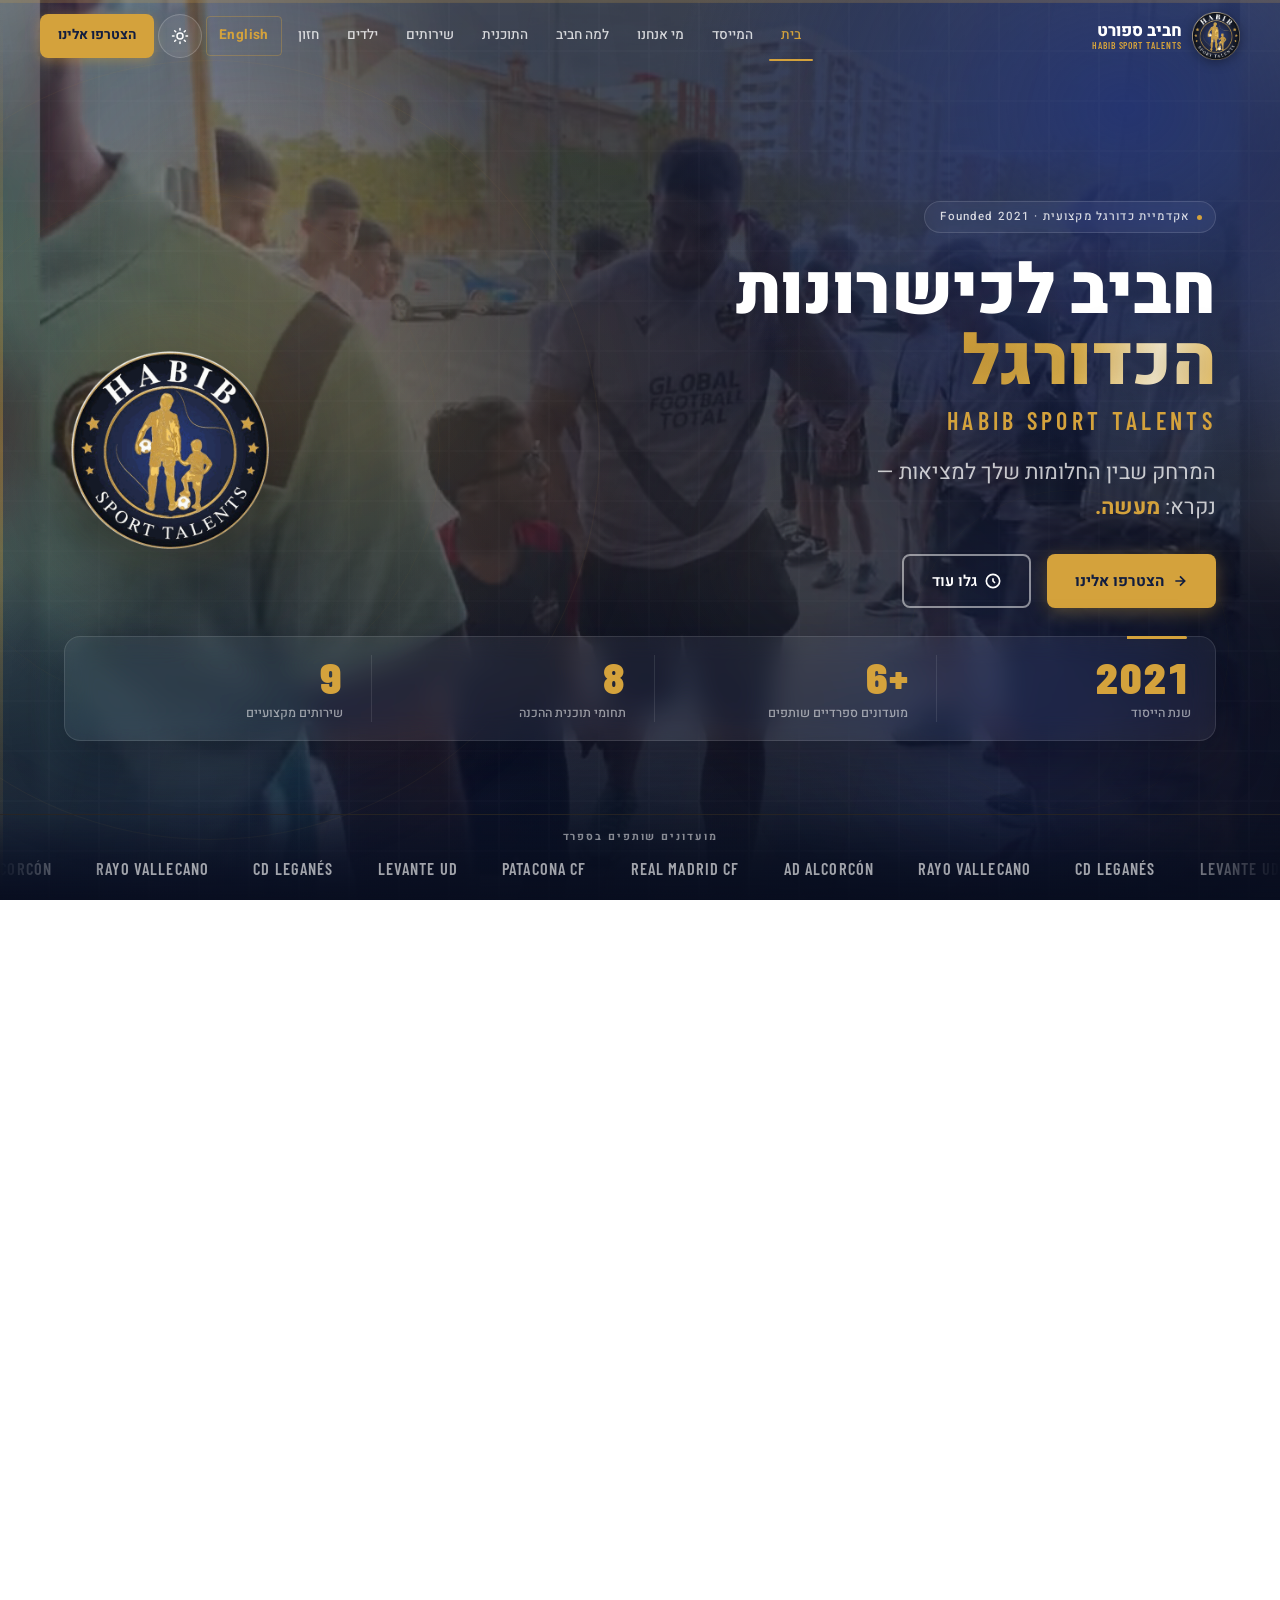
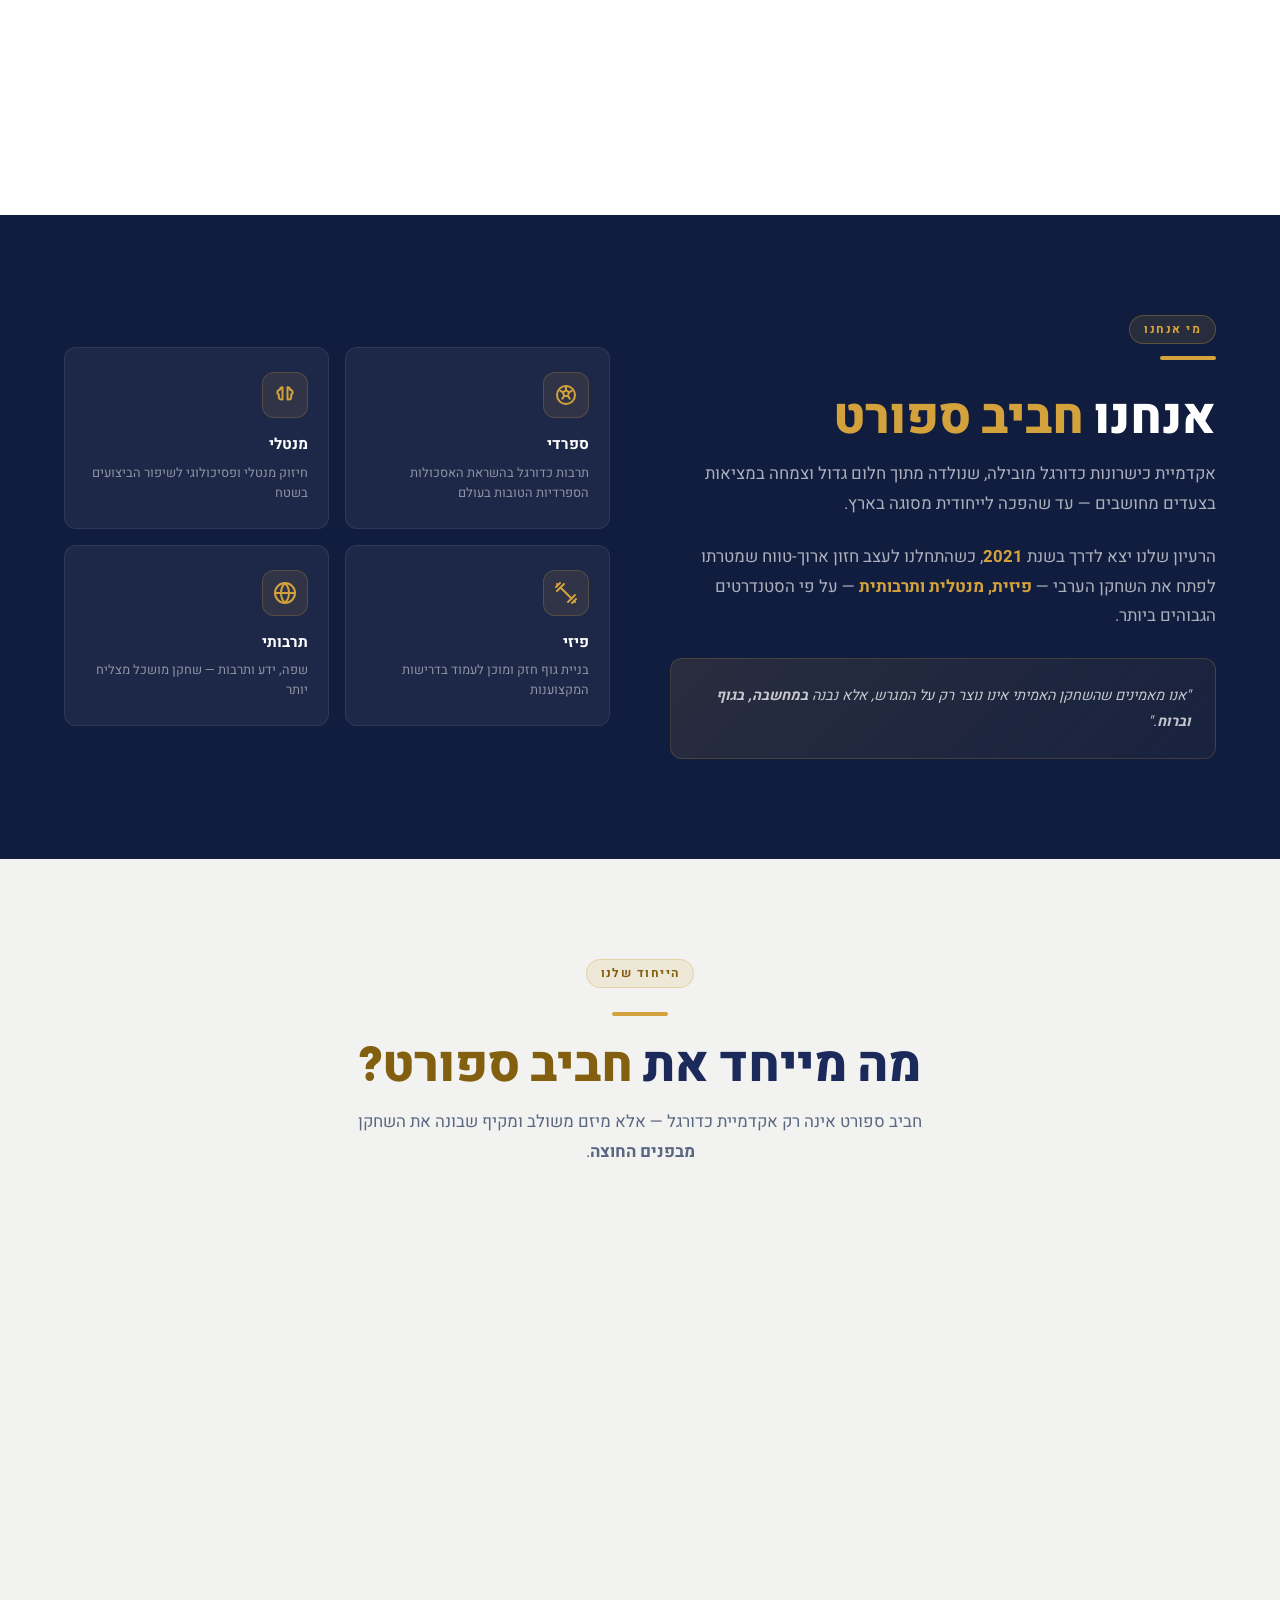
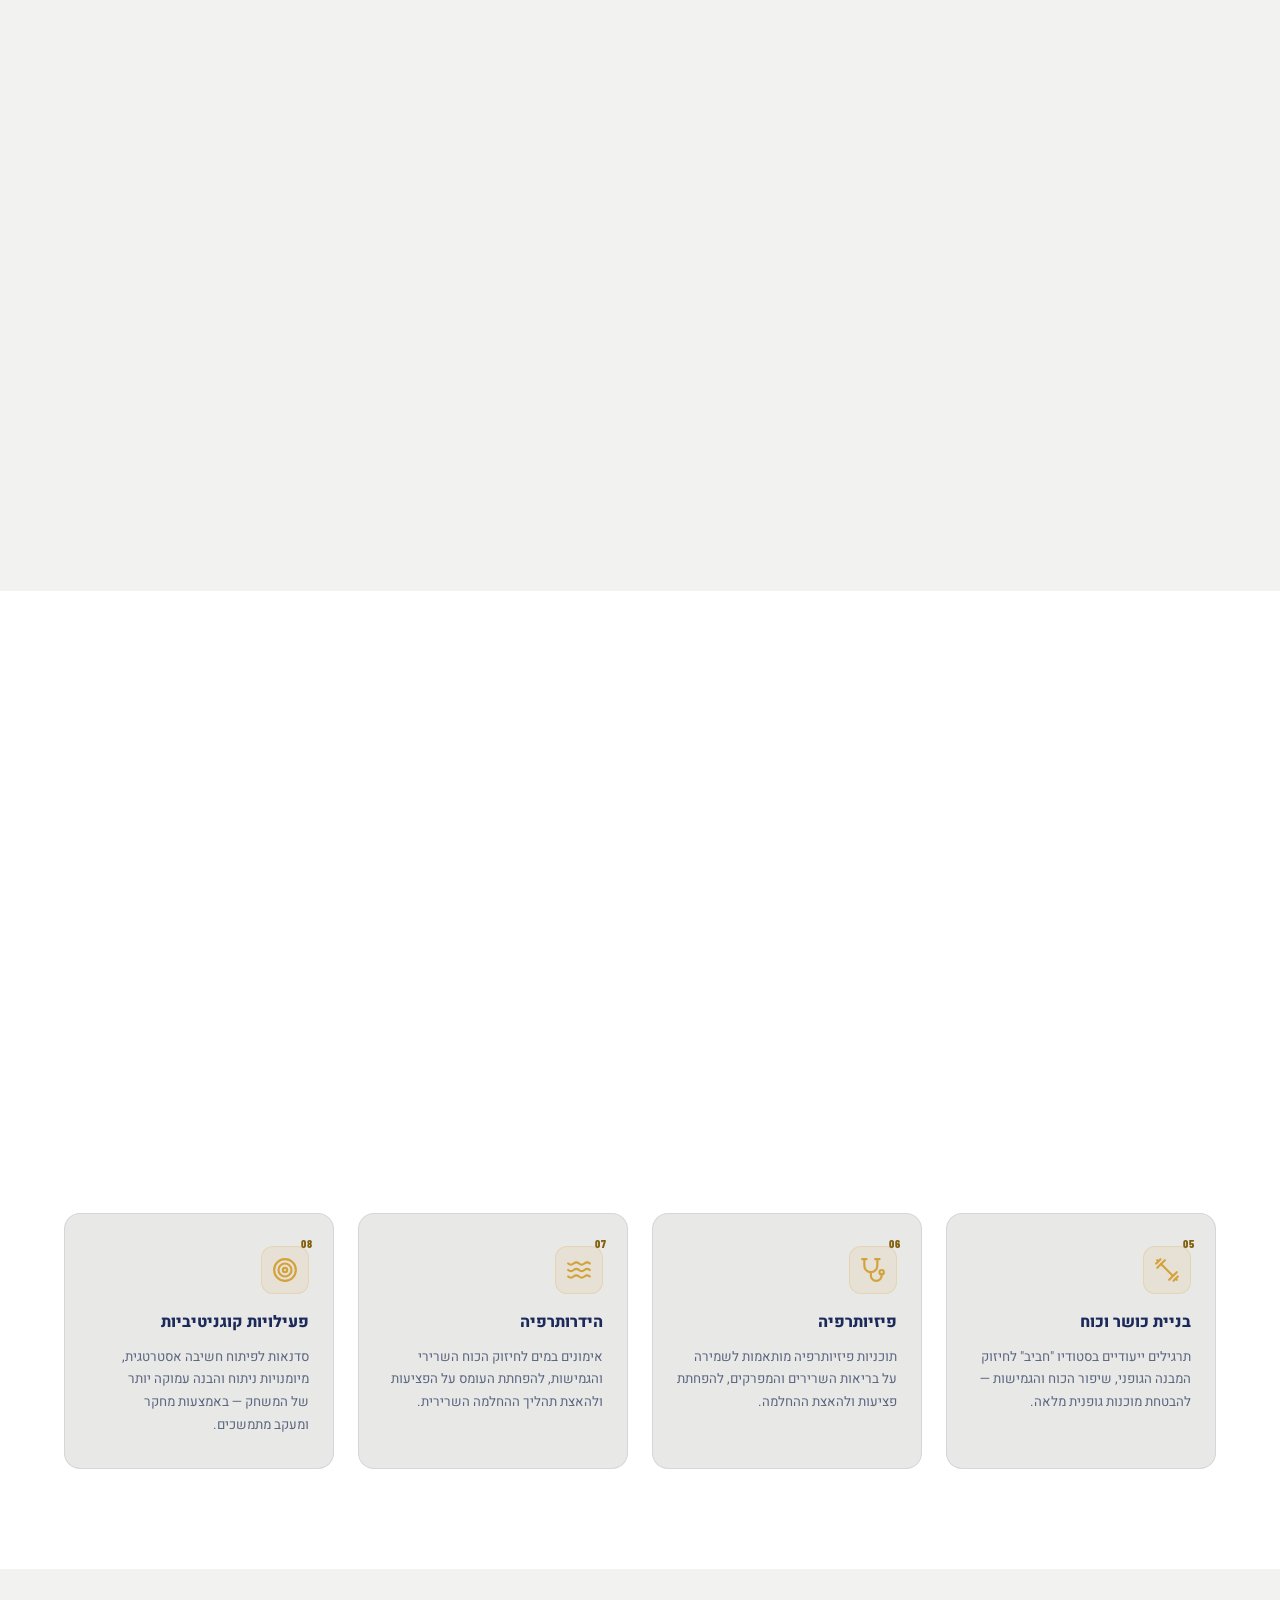
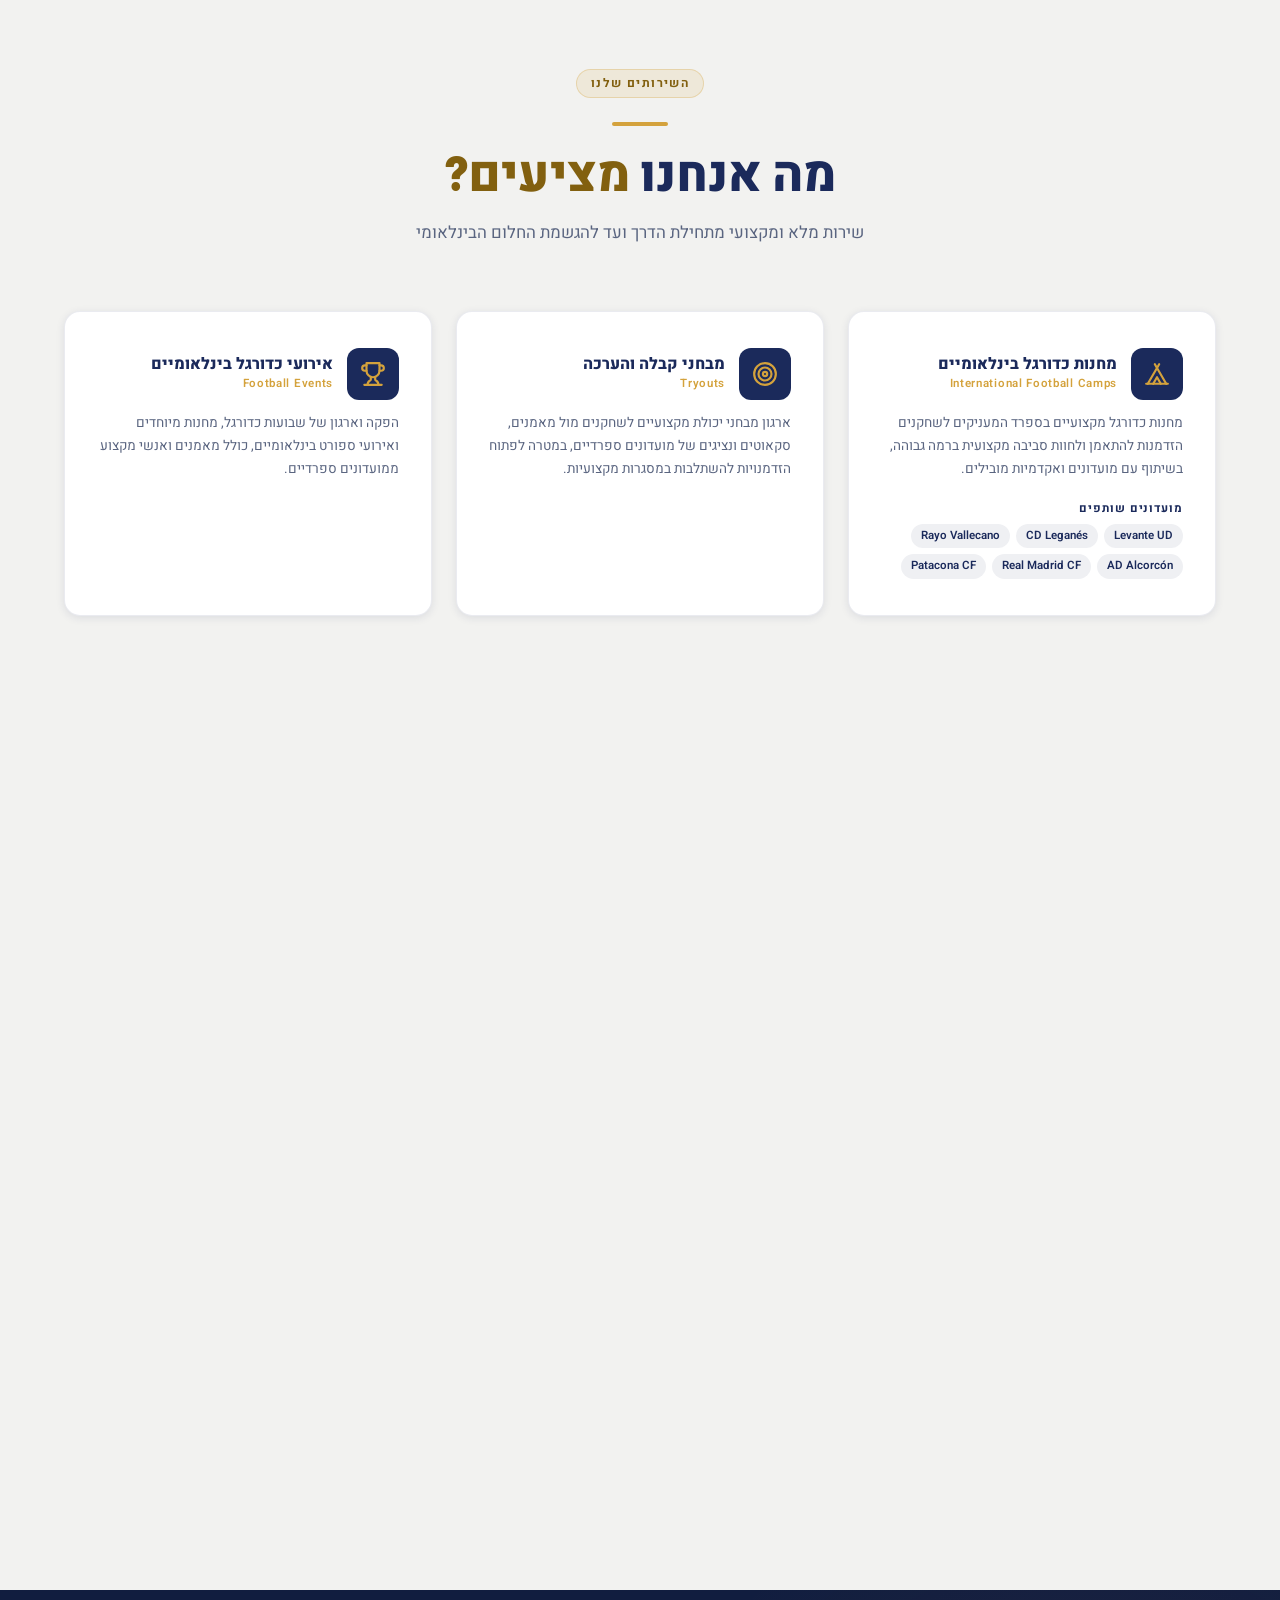
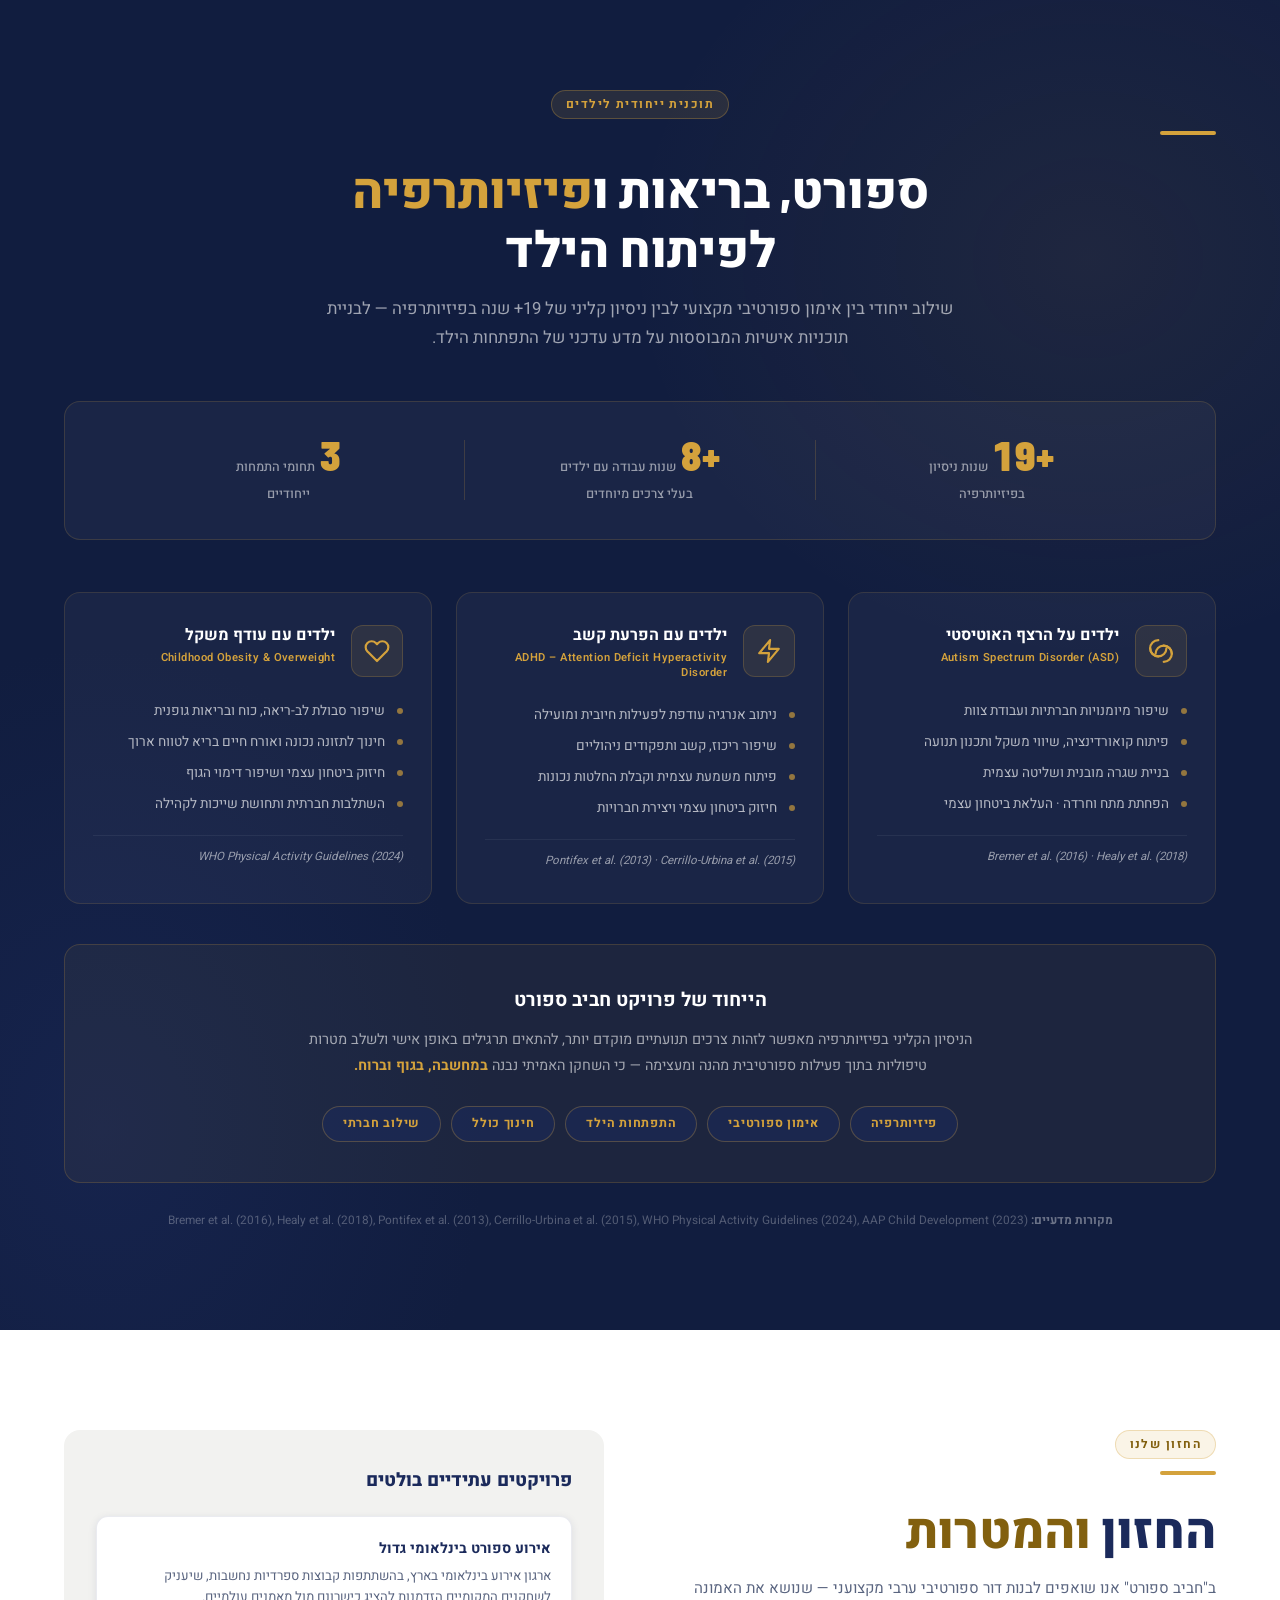
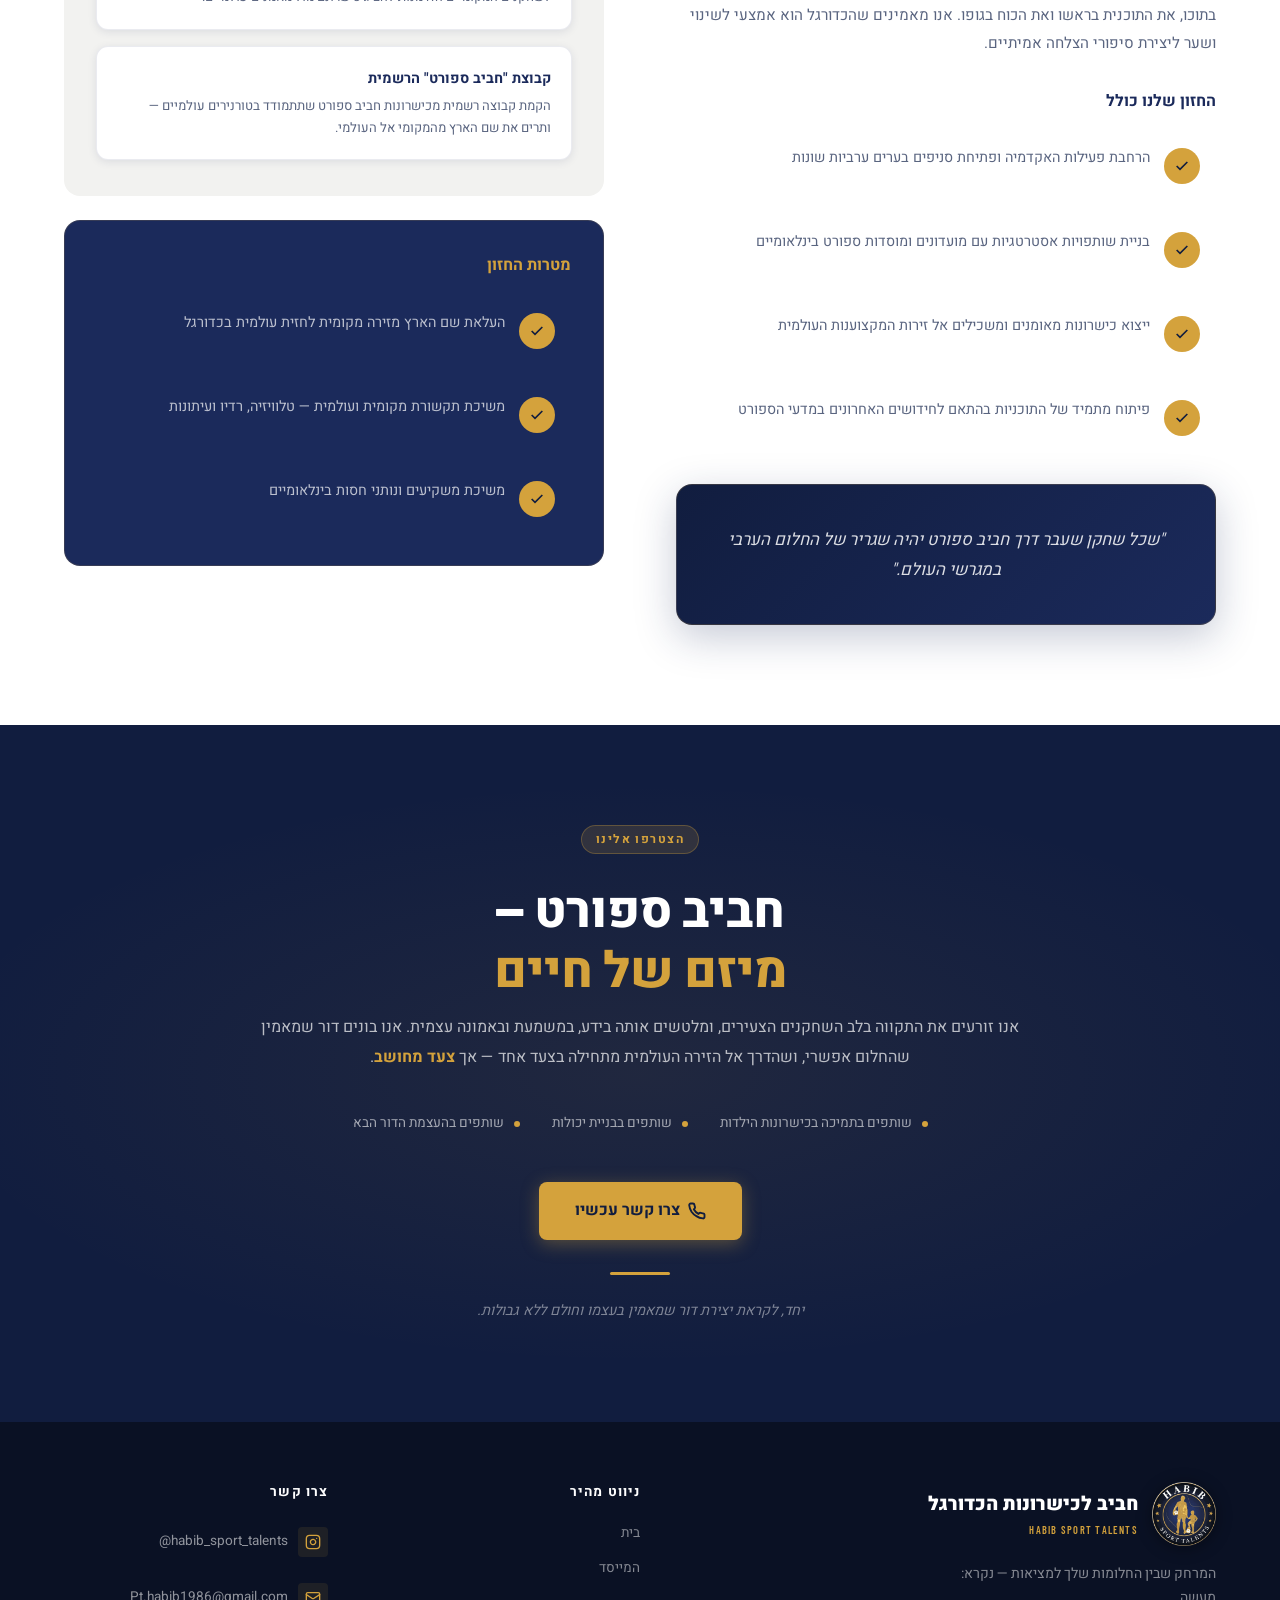
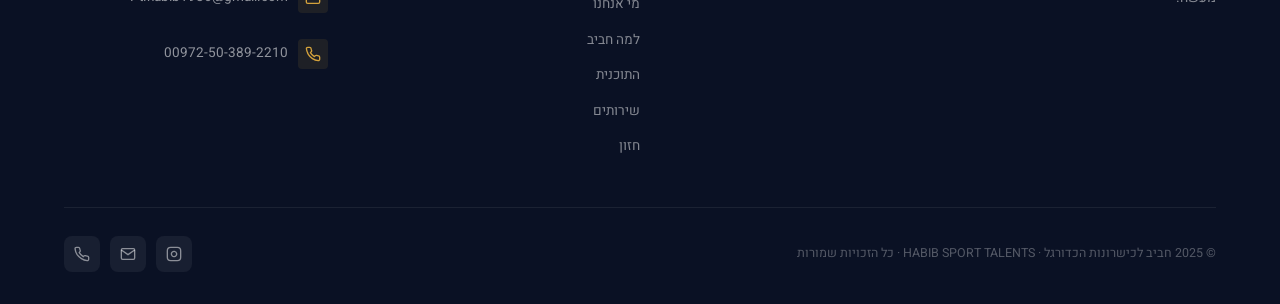
<file: he.html>
<!DOCTYPE html>
<html lang="he" dir="rtl">
<head>
  <meta charset="UTF-8" />
  <meta name="viewport" content="width=device-width, initial-scale=1.0" />
  <title>חביב לכישרונות הכדורגל · HABIB SPORT TALENTS</title>
  <meta name="description" content="חביב לכישרונות הכדורגל — אקדמיית כדורגל מקצועית עם קשרים למועדונים מובילים בספרד. מגלים, מפתחים ומלווים כישרונות צעירים בדרך לכדורגל המקצועני." />

  <!-- Favicons -->
  <link rel="icon" href="assets/images/favicon.ico" sizes="any" />
  <link rel="icon" type="image/png" sizes="32x32" href="assets/images/favicon-32.png" />
  <link rel="icon" type="image/png" sizes="16x16" href="assets/images/favicon-16.png" />
  <link rel="apple-touch-icon" href="assets/images/apple-touch-icon.png" />
  <meta name="theme-color" content="#111d3f" />

  <!-- Open Graph / social sharing -->
  <meta property="og:type" content="website" />
  <meta property="og:locale" content="he_IL" />
  <meta property="og:title" content="חביב לכישרונות הכדורגל · HABIB SPORT TALENTS" />
  <meta property="og:description" content="אקדמיית כדורגל מקצועית עם קשרים למועדונים מובילים בספרד — מגלים ומפתחים את כישרונות הכדורגל של מחר." />
  <meta property="og:image" content="https://yazan9902.github.io/habib-sport/assets/images/og-image.jpg" />
  <meta property="og:image:width" content="1200" />
  <meta property="og:image:height" content="630" />
  <meta name="twitter:card" content="summary_large_image" />
  <meta name="twitter:title" content="חביב לכישרונות הכדורגל · HABIB SPORT TALENTS" />
  <meta name="twitter:description" content="אקדמיית כדורגל מקצועית עם קשרים למועדונים מובילים בספרד." />
  <meta name="twitter:image" content="https://yazan9902.github.io/habib-sport/assets/images/og-image.jpg" />
  <meta name="robots" content="index, follow" />
  <link rel="alternate" hreflang="en" href="index.html" />
  <link rel="alternate" hreflang="he" href="he.html" />
  <link rel="alternate" hreflang="x-default" href="index.html" />

  <link rel="preconnect" href="https://fonts.googleapis.com" />
  <link rel="preconnect" href="https://fonts.gstatic.com" crossorigin />
  <link href="https://fonts.googleapis.com/css2?family=Barlow+Condensed:wght@500;600;700&family=Heebo:wght@400;500;600;700;800;900&display=swap" rel="stylesheet" />
  <link rel="stylesheet" href="assets/css/styles.css" />
  <script>
    // Applied before paint: reading the saved theme after render would flash the wrong one.
    try {
      var t = localStorage.getItem('habib-theme');
      if (t === 'dark' || t === 'light') document.documentElement.dataset.theme = t;
    } catch (e) {}
  </script>
  <noscript><style>.fade-in{opacity:1 !important;transform:none !important}</style></noscript>
</head>
<body>

<a class="skip-link" href="#main">דלג לתוכן הראשי</a>

<!-- Scroll progress bar -->
<div class="scroll-progress" aria-hidden="true">
  <div class="scroll-progress-bar" id="progressBar"></div>
</div>

<!-- ─── NAV ──────────────────────────────────────────── -->
<nav class="nav" id="mainNav" role="navigation" aria-label="ניווט ראשי">
  <div class="nav-inner">
    <a href="#hero" class="nav-logo" aria-label="חביב ספורט טאלנטס — עמוד הבית">
      <img src="assets/images/logo.png" alt="" class="nav-logo-img" width="48" height="48" decoding="async" aria-hidden="true">
      <div class="nav-logo-text">
        <span class="logo-he">חביב ספורט</span>
        <span class="logo-en">HABIB SPORT TALENTS</span>
      </div>
    </a>
    <div class="nav-links" role="list">
      <a href="#hero" role="listitem">בית</a>
      <a href="#founder" role="listitem">המייסד</a>
      <a href="#who" role="listitem">מי אנחנו</a>
      <a href="#distinguish" role="listitem">למה חביב</a>
      <a href="#program" role="listitem">התוכנית</a>
      <a href="#services" role="listitem">שירותים</a>
      <a href="#kids" role="listitem">ילדים</a>
      <a href="#vision" role="listitem">חזון</a>
      <a href="index.html" class="lang-switch" role="listitem" lang="en" dir="ltr">English</a>
      <button class="theme-toggle" type="button" id="themeToggle" aria-label="מעבר למצב כהה" title="מעבר למצב כהה" aria-pressed="false"><svg class="icon-sun" viewBox="0 0 24 24" fill="none" stroke="currentColor" stroke-width="2" stroke-linecap="round" aria-hidden="true"><circle cx="12" cy="12" r="4"/><path d="M12 2v2M12 20v2M4.9 4.9l1.4 1.4M17.7 17.7l1.4 1.4M2 12h2M20 12h2M4.9 19.1l1.4-1.4M17.7 6.3l1.4-1.4"/></svg><svg class="icon-moon" viewBox="0 0 24 24" fill="none" stroke="currentColor" stroke-width="2" stroke-linecap="round" stroke-linejoin="round" aria-hidden="true"><path d="M21 12.8A9 9 0 1 1 11.2 3a7 7 0 0 0 9.8 9.8z"/></svg></button>
      <a href="#contact" class="nav-cta" role="listitem">הצטרפו אלינו</a>
    </div>
    <button class="nav-hamburger" id="hamburger" aria-label="פתח תפריט" aria-expanded="false" aria-controls="mobileMenu" data-label-open="פתח תפריט" data-label-close="סגור תפריט">
      <span></span><span></span><span></span>
    </button>
  </div>
</nav>

<!-- Mobile menu -->
<div class="mobile-menu" id="mobileMenu" role="dialog" aria-label="תפריט ניווט" aria-hidden="true">
  <a href="#hero">בית</a>
  <a href="#founder">המייסד</a>
  <a href="#who">מי אנחנו</a>
  <a href="#distinguish">למה חביב ספורט</a>
  <a href="#program">התוכנית</a>
  <a href="#services">השירותים</a>
  <a href="#kids">תוכנית ילדים</a>
  <a href="#vision">חזון ומטרות</a>
  <a href="index.html" class="lang-switch" lang="en" dir="ltr">English</a>
  <button class="theme-toggle" type="button" id="themeToggleMobile" aria-label="מעבר למצב כהה" aria-pressed="false"><svg class="icon-sun" viewBox="0 0 24 24" fill="none" stroke="currentColor" stroke-width="2" stroke-linecap="round" aria-hidden="true"><circle cx="12" cy="12" r="4"/><path d="M12 2v2M12 20v2M4.9 4.9l1.4 1.4M17.7 17.7l1.4 1.4M2 12h2M20 12h2M4.9 19.1l1.4-1.4M17.7 6.3l1.4-1.4"/></svg><svg class="icon-moon" viewBox="0 0 24 24" fill="none" stroke="currentColor" stroke-width="2" stroke-linecap="round" stroke-linejoin="round" aria-hidden="true"><path d="M21 12.8A9 9 0 1 1 11.2 3a7 7 0 0 0 9.8 9.8z"/></svg><span class="toggle-label">ערכת נושא</span></button>
  <a href="#contact" class="nav-cta">הצטרפו אלינו</a>
</div>

<main id="main" tabindex="-1">

<!-- ─── HERO ──────────────────────────────────────────── -->
<section id="hero" class="hero" aria-label="דף הבית">
  <div class="hero-media" aria-hidden="true">
    <!-- Sources and poster are attached by main.js: the landscape cut shows only
         its centre ~24% on a phone, so small screens get a 9:16 recut instead.
         <source media> is not honoured for <video> in Blink, hence the JS.
         preload="none" keeps both cuts from being fetched. -->
    <video class="hero-video" muted loop playsinline preload="none"
           data-poster-wide="assets/images/hero-poster.jpg"
           data-poster-narrow="assets/images/hero-poster-mobile.jpg"
           data-webm-wide="assets/media/hero.webm"
           data-mp4-wide="assets/media/hero.mp4"
           data-webm-narrow="assets/media/hero-mobile.webm"
           data-mp4-narrow="assets/media/hero-mobile.mp4"></video>
  </div>
  <div class="hero-scrim" aria-hidden="true"></div>

  <div class="hero-bg" aria-hidden="true"></div>
  <div class="hero-pitch" aria-hidden="true"></div>
  <div class="hero-aurora" aria-hidden="true"><span></span><span></span><span></span></div>
  <div class="hero-beams" aria-hidden="true"><span></span><span></span><span></span></div>
  <div class="hero-circle hero-circle-1" aria-hidden="true"></div>
  <div class="hero-circle hero-circle-2" aria-hidden="true"></div>
  <div class="hero-circle hero-circle-3" aria-hidden="true"></div>
  <div class="hero-accent" aria-hidden="true"></div>
  <div class="hero-spotlight" aria-hidden="true"></div>

  <div class="hero-crest" aria-hidden="true">
    <div class="hero-crest-glow"></div>
    <img src="assets/images/logo.png" alt="" class="hero-crest-img" width="400" height="400" decoding="async" fetchpriority="high">
  </div>

  <div class="hero-content container">
    <div class="hero-badge">אקדמיית כדורגל מקצועית · Founded 2021</div>
    <h1 class="hero-title"><span class="w">חביב</span> <span class="w">לכישרונות</span><br><span class="w hero-title-accent">הכדורגל</span></h1>
    <span class="hero-title-en">HABIB SPORT TALENTS</span>
    <p class="hero-tagline">
      המרחק שבין החלומות שלך למציאות —<br>נקרא: <strong>מעשה.</strong>
    </p>
    <div class="hero-btns">
      <a href="#contact" class="btn-primary" aria-label="הצטרף לתוכנית">
        <svg width="16" height="16" viewBox="0 0 24 24" fill="none" stroke="currentColor" stroke-width="2.5" aria-hidden="true"><path d="M5 12h14M12 5l7 7-7 7"/></svg>
        הצטרפו אלינו
      </a>
      <a href="#who" class="btn-secondary" aria-label="גלה עוד על האקדמיה">
        <svg width="16" height="16" viewBox="0 0 24 24" fill="none" stroke="currentColor" stroke-width="2.5" aria-hidden="true"><circle cx="12" cy="12" r="10"/><path d="M12 8v4l3 3"/></svg>
        גלו עוד
      </a>
    </div>

    <div class="hero-stats is-panel" aria-label="נתוני האקדמיה">
      <div class="hero-stat">
        <span class="num" aria-label="מאז 2021">2021</span>
        <span class="label">שנת הייסוד</span>
      </div>
      <div class="hero-stat">
        <span class="num">6+</span>
        <span class="label">מועדונים ספרדיים שותפים</span>
      </div>
      <div class="hero-stat">
        <span class="num">8</span>
        <span class="label">תחומי תוכנית ההכנה</span>
      </div>
      <div class="hero-stat">
        <span class="num">9</span>
        <span class="label">שירותים מקצועיים</span>
      </div>
    </div>
  </div>

  <div class="hero-clubs" aria-label="מועדונים שותפים בספרד">
    <p class="hero-clubs-label">מועדונים שותפים בספרד</p>
    <div class="hero-clubs-viewport">
      <div class="hero-clubs-track">
        <ul class="hero-clubs-set" role="list"><li>Levante UD</li><li>CD Leganés</li><li>Rayo Vallecano</li><li>AD Alcorcón</li><li>Real Madrid CF</li><li>Patacona CF</li></ul>
        <ul class="hero-clubs-set" role="list" aria-hidden="true"><li>Levante UD</li><li>CD Leganés</li><li>Rayo Vallecano</li><li>AD Alcorcón</li><li>Real Madrid CF</li><li>Patacona CF</li></ul>
      </div>
    </div>
  </div>

  <div class="hero-scroll" aria-hidden="true">
    <svg width="20" height="20" viewBox="0 0 24 24" fill="none" stroke="currentColor" stroke-width="2"><path d="M12 5v14M5 12l7 7 7-7"/></svg>
    <span>גלול</span>
  </div>
</section>

<!-- ─── FOUNDER ────────────────────────────────────────── -->
<section id="founder" class="founder">
  <div class="container">
    <div class="founder-grid">
      <div class="founder-img-wrap fade-in" aria-label="תמונת המייסד מנצור חביב אללה">
        <img
          src="assets/images/mansour.jpg"
          alt="מנצור חביב אללה — מייסד חביב ספורט טאלנטס"
          class="founder-photo"
          loading="lazy"
          decoding="async"
        >
        <div class="founder-gold-border" aria-hidden="true"></div>
        <div class="founder-badge" aria-label="שנת 1999 - תחילת הדרך">
          <span class="year">1999</span>
          <span class="year-label">תחילת הדרך</span>
        </div>
      </div>

      <div class="founder-text fade-in fade-in-delay-1">
        <div class="section-tag">המייסד</div>
        <div class="gold-line" aria-hidden="true"></div>
        <h2 class="section-title">מיהו <span>מנצור חביב אללה?</span></h2>
        <p class="founder-name-en">Founder &amp; CEO · Habib Sport Talents</p>

        <p class="founder-body">
          מהסמטאות של הכפר עין מאהל שבגליל התחתון אל מגרשי הכדורגל — בשנת 1999, בגיל 13. הכישרון שלו התגלה מוקדם, והוא משך תשומת לב כשהוא משחק לצד קבוצות מבוגרות ממנו, מתגבר על אתגרים ומכשולים בנחישות שאינה יודעת ויתור.
        </p>
        <p class="founder-body">
          במקום להסתפק במגרש, הוא בחר להשלים את דרכו גם בזירה האקדמית — לספרד ללמוד ניהול עסקי כדורגל, ולאחר מכן התמחה בגילוי כישרונות (סקאוטינג) באוניברסיטת PFSA בלונדון. את מסעו הלימודי המשיך בברצלונה, שם רכש הכשרה מעמיקה בתרבות הכדורגל הספרדית.
        </p>

        <div class="founder-creds">
          <div class="founder-cred">
            <div class="founder-cred-icon" aria-hidden="true">
              <svg width="18" height="18" viewBox="0 0 24 24" fill="none" stroke="#D4A23C" stroke-width="2"><path d="M22 10v6M2 10l10-5 10 5-10 5z"/><path d="M6 12v5c3 3 9 3 12 0v-5"/></svg>
            </div>
            <p class="founder-cred-text"><strong>אוניברסיטת SBI, ספרד</strong> — ניהול עסקי כדורגל</p>
          </div>
          <div class="founder-cred">
            <div class="founder-cred-icon" aria-hidden="true">
              <svg width="18" height="18" viewBox="0 0 24 24" fill="none" stroke="#D4A23C" stroke-width="2"><path d="M22 10v6M2 10l10-5 10 5-10 5z"/><path d="M6 12v5c3 3 9 3 12 0v-5"/></svg>
            </div>
            <p class="founder-cred-text"><strong>PFSA, לונדון</strong> — גילוי כישרונות וסקאוטינג</p>
          </div>
          <div class="founder-cred">
            <div class="founder-cred-icon" aria-hidden="true">
              <svg width="18" height="18" viewBox="0 0 24 24" fill="none" stroke="#D4A23C" stroke-width="2"><circle cx="12" cy="12" r="10"/><path d="M2 12h20M12 2a15 15 0 0 1 0 20M12 2a15 15 0 0 0 0 20"/></svg>
            </div>
            <p class="founder-cred-text"><strong>ברצלונה, ספרד</strong> — תרבות כדורגל, אימון ותזונת ספורט</p>
          </div>
          <div class="founder-cred">
            <div class="founder-cred-icon" aria-hidden="true">
              <svg width="18" height="18" viewBox="0 0 24 24" fill="none" stroke="#D4A23C" stroke-width="2"><path d="M17 21v-2a4 4 0 0 0-4-4H5a4 4 0 0 0-4 4v2"/><circle cx="9" cy="7" r="4"/><path d="M23 21v-2a4 4 0 0 0-3-3.87M16 3.13a4 4 0 0 1 0 7.75"/></svg>
            </div>
            <p class="founder-cred-text"><strong>קשרים עם</strong> ריאל מדריד, ברצלונה, לגאנס ולבאנטה</p>
          </div>
          <div class="founder-cred">
            <div class="founder-cred-icon" aria-hidden="true">
              <svg width="18" height="18" viewBox="0 0 24 24" fill="none" stroke="#D4A23C" stroke-width="2"><path d="M4.5 12.5l3 3 5-6"/><rect x="2" y="3" width="20" height="18" rx="2"/><path d="M8 3v4M16 3v4M2 11h20"/></svg>
            </div>
            <p class="founder-cred-text"><strong>19+ שנות ניסיון</strong> בפיזיותרפיה · 8+ שנים עם ילדים על הרצף (ASD), ADHD ועודף משקל</p>
          </div>
        </div>
      </div>
    </div>
  </div>
</section>

<!-- ─── WHO WE ARE ─────────────────────────────────────── -->
<section id="who" class="who">
  <div class="container">
    <div class="who-grid">
      <div class="who-text fade-in">
        <div class="section-tag">מי אנחנו</div>
        <div class="gold-line" aria-hidden="true"></div>
        <h2 class="section-title" style="color:var(--white)">אנחנו <span>חביב ספורט</span></h2>
        <p class="section-sub" style="margin-bottom:24px">
          אקדמיית כישרונות כדורגל מובילה, שנולדה מתוך חלום גדול וצמחה במציאות בצעדים מחושבים — עד שהפכה לייחודית מסוגה בארץ.
        </p>
        <p class="section-sub">
          הרעיון שלנו יצא לדרך בשנת <strong style="color:var(--gold)">2021</strong>, כשהתחלנו לעצב חזון ארוך-טווח שמטרתו לפתח את השחקן הערבי — <strong style="color:var(--gold)">פיזית, מנטלית ותרבותית</strong> — על פי הסטנדרטים הגבוהים ביותר.
        </p>
        <div class="who-highlight">
          "אנו מאמינים שהשחקן האמיתי אינו נוצר רק על המגרש, אלא נבנה <strong>במחשבה, בגוף וברוח</strong>."
        </div>
      </div>

      <div class="who-pillars fade-in fade-in-delay-1" aria-label="עמודי הפיתוח שלנו">
        <div class="pillar">
          <div class="pillar-icon" aria-hidden="true"><svg viewBox="0 0 24 24" fill="none" stroke="currentColor" stroke-width="2" stroke-linecap="round" stroke-linejoin="round"><circle cx="12" cy="12" r="9"/><path d="M12 7.2l3 2.2-1.15 3.5h-3.7L9 9.4z"/><path d="M12 7.2V4M15 9.4l2.6-1.5M13.85 12.9l1.85 2.7M10.15 12.9l-1.85 2.7M9 9.4 6.4 7.9"/></svg></div>
          <h3 class="pillar-title">ספרדי</h3>
          <p class="pillar-desc">תרבות כדורגל בהשראת האסכולות הספרדיות הטובות בעולם</p>
        </div>
        <div class="pillar">
          <div class="pillar-icon" aria-hidden="true"><svg viewBox="0 0 24 24" fill="none" stroke="currentColor" stroke-width="2" stroke-linecap="round" stroke-linejoin="round"><path d="M9.5 4.2A2.6 2.6 0 0 0 7 6.8a2.6 2.6 0 0 0-1.2 4.9V14a2.6 2.6 0 0 0 2.6 2.6h1.1V4.2z"/><path d="M14.5 4.2A2.6 2.6 0 0 1 17 6.8a2.6 2.6 0 0 1 1.2 4.9V14a2.6 2.6 0 0 1-2.6 2.6h-1.1V4.2z"/></svg></div>
          <h3 class="pillar-title">מנטלי</h3>
          <p class="pillar-desc">חיזוק מנטלי ופסיכולוגי לשיפור הביצועים בשטח</p>
        </div>
        <div class="pillar">
          <div class="pillar-icon" aria-hidden="true"><svg viewBox="0 0 24 24" fill="none" stroke="currentColor" stroke-width="2" stroke-linecap="round" stroke-linejoin="round"><path d="m6.5 6.5 11 11"/><path d="m21 21-1-1"/><path d="m3 3 1 1"/><path d="m18 22 4-4"/><path d="m2 6 4-4"/><path d="m3 10 7-7"/><path d="m14 21 7-7"/></svg></div>
          <h3 class="pillar-title">פיזי</h3>
          <p class="pillar-desc">בניית גוף חזק ומוכן לעמוד בדרישות המקצוענות</p>
        </div>
        <div class="pillar">
          <div class="pillar-icon" aria-hidden="true"><svg viewBox="0 0 24 24" fill="none" stroke="currentColor" stroke-width="2" stroke-linecap="round" stroke-linejoin="round"><circle cx="12" cy="12" r="10"/><path d="M12 2a14.5 14.5 0 0 0 0 20 14.5 14.5 0 0 0 0-20"/><path d="M2 12h20"/></svg></div>
          <h3 class="pillar-title">תרבותי</h3>
          <p class="pillar-desc">שפה, ידע ותרבות — שחקן מושכל מצליח יותר</p>
        </div>
      </div>
    </div>
  </div>
</section>

<!-- ─── DISTINGUISH ────────────────────────────────────── -->
<section id="distinguish" class="distinguish">
  <div class="container">
    <div class="distinguish-header fade-in">
      <div class="section-tag">הייחוד שלנו</div>
      <div class="gold-line" style="margin:12px auto 16px" aria-hidden="true"></div>
      <h2 class="section-title">מה מייחד את <span>חביב ספורט?</span></h2>
      <p class="section-sub">
        חביב ספורט אינה רק אקדמיית כדורגל — אלא מיזם משולב ומקיף שבונה את השחקן <strong>מבפנים החוצה</strong>.
      </p>
    </div>

    <div class="distinguish-grid" role="list">
      <article class="distinguish-card fade-in" role="listitem">
        <div class="distinguish-icon" aria-hidden="true"><svg viewBox="0 0 24 24" fill="none" stroke="currentColor" stroke-width="2" stroke-linecap="round" stroke-linejoin="round"><rect width="8" height="4" x="8" y="2" rx="1"/><path d="M16 4h2a2 2 0 0 1 2 2v14a2 2 0 0 1-2 2H6a2 2 0 0 1-2-2V6a2 2 0 0 1 2-2h2"/><path d="M12 11h4"/><path d="M12 16h4"/><path d="M8 11h.01"/><path d="M8 16h.01"/></svg></div>
        <h3>תוכניות אימון מקצועיות</h3>
        <p>מתודולוגיה מבוססת על הכדורגל הספרדי, עם מאמנים ברמה הגבוהה ביותר</p>
      </article>
      <article class="distinguish-card fade-in fade-in-delay-1" role="listitem">
        <div class="distinguish-icon" aria-hidden="true"><svg viewBox="0 0 24 24" fill="none" stroke="currentColor" stroke-width="2" stroke-linecap="round" stroke-linejoin="round"><path d="M9.5 4.2A2.6 2.6 0 0 0 7 6.8a2.6 2.6 0 0 0-1.2 4.9V14a2.6 2.6 0 0 0 2.6 2.6h1.1V4.2z"/><path d="M14.5 4.2A2.6 2.6 0 0 1 17 6.8a2.6 2.6 0 0 1 1.2 4.9V14a2.6 2.6 0 0 1-2.6 2.6h-1.1V4.2z"/></svg></div>
        <h3>תמיכה נפשית ומנטלית</h3>
        <p>ליווי פסיכולוגי מקצועי לחיזוק הריכוז ולשליטה בלחץ בזמן משחק</p>
      </article>
      <article class="distinguish-card fade-in fade-in-delay-2" role="listitem">
        <div class="distinguish-icon" aria-hidden="true"><svg viewBox="0 0 24 24" fill="none" stroke="currentColor" stroke-width="2" stroke-linecap="round" stroke-linejoin="round"><path d="M4 15s1-1 4-1 5 2 8 2 4-1 4-1V3s-1 1-4 1-5-2-8-2-4 1-4 1z"/><line x1="4" x2="4" y1="22" y2="15"/></svg></div>
        <h3>לימוד השפה הספרדית</h3>
        <p>שיעורי ספרדית אינטנסיביים להבנת התרבות ולשיפור הביטחון העצמי</p>
      </article>
      <article class="distinguish-card fade-in" role="listitem">
        <div class="distinguish-icon" aria-hidden="true"><svg viewBox="0 0 24 24" fill="none" stroke="currentColor" stroke-width="2" stroke-linecap="round" stroke-linejoin="round"><path d="m6.5 6.5 11 11"/><path d="m21 21-1-1"/><path d="m3 3 1 1"/><path d="m18 22 4-4"/><path d="m2 6 4-4"/><path d="m3 10 7-7"/><path d="m14 21 7-7"/></svg></div>
        <h3>בנייה פיזית מתקדמת</h3>
        <p>תרגילים ייעודיים לחיזוק המבנה הגופני ולהכנה לרמת מקצוענות</p>
      </article>
      <article class="distinguish-card fade-in fade-in-delay-1" role="listitem">
        <div class="distinguish-icon" aria-hidden="true"><svg viewBox="0 0 24 24" fill="none" stroke="currentColor" stroke-width="2" stroke-linecap="round" stroke-linejoin="round"><path d="M3 2v7c0 1.1.9 2 2 2a2 2 0 0 0 2-2V2"/><path d="M5 2v20"/><path d="M21 15V2a5 5 0 0 0-5 5v6c0 1.1.9 2 2 2h3Zm0 0v7"/></svg></div>
        <h3>תפריט תזונה מותאם אישית</h3>
        <p>תוכנית תזונה בהשגחת תזונאי לאופטימיזציה מלאה של ביצועי השחקן</p>
      </article>
      <article class="distinguish-card fade-in fade-in-delay-2" role="listitem">
        <div class="distinguish-icon" aria-hidden="true"><svg viewBox="0 0 24 24" fill="none" stroke="currentColor" stroke-width="2" stroke-linecap="round" stroke-linejoin="round"><path d="M4 2v6a6 6 0 0 0 6 6 6 6 0 0 0 6-6V2"/><path d="M4 2H2"/><path d="M6 2H4"/><path d="M16 2h-2"/><path d="M18 2h-2"/><path d="M10 14v3a5 5 0 0 0 10 0v-1"/><circle cx="20" cy="14" r="2"/></svg></div>
        <h3>מפגשי פיזיותרפיה</h3>
        <p>טיפולים שוטפים למניעת פציעות ולתחזוקת הגוף בצורה מיטבית</p>
      </article>
      <article class="distinguish-card fade-in" role="listitem">
        <div class="distinguish-icon" aria-hidden="true"><svg viewBox="0 0 24 24" fill="none" stroke="currentColor" stroke-width="2" stroke-linecap="round" stroke-linejoin="round"><circle cx="12" cy="12" r="10"/><circle cx="12" cy="12" r="6"/><circle cx="12" cy="12" r="2"/></svg></div>
        <h3>פעילויות ניתוח ומחקר</h3>
        <p>סדנאות אנליטיות לפיתוח חשיבה טקטית והבנת המשחק לעומק</p>
      </article>
    </div>

    <blockquote class="distinguish-quote fade-in">
      <p>"בחביב ספורט אנו מאמינים שמצוינות אמיתית נבנית על הבנה מקיפה ומאוזנת של כל היבט בשחקן."</p>
      <div class="quote-bar" aria-hidden="true"></div>
    </blockquote>
  </div>
</section>

<!-- ─── PROGRAM ────────────────────────────────────────── -->
<section id="program" class="program">
  <div class="container">
    <div class="program-header fade-in">
      <div class="section-tag">שנת ההכנה</div>
      <div class="gold-line" style="margin:12px auto 16px" aria-hidden="true"></div>
      <h2 class="section-title">תוכן שנת ההכנה ב<span>חביב ספורט</span></h2>
      <p class="section-sub">תוכנית מקיפה ל-8 תחומים שיבנו אתכם מבפנים החוצה</p>
    </div>

    <div class="program-grid" role="list">
      <article class="program-card fade-in" role="listitem">
        <span class="program-num">01</span>
        <span class="program-icon" aria-hidden="true"><svg viewBox="0 0 24 24" fill="none" stroke="currentColor" stroke-width="2" stroke-linecap="round" stroke-linejoin="round"><circle cx="12" cy="12" r="9"/><path d="M12 7.2l3 2.2-1.15 3.5h-3.7L9 9.4z"/><path d="M12 7.2V4M15 9.4l2.6-1.5M13.85 12.9l1.85 2.7M10.15 12.9l-1.85 2.7M9 9.4 6.4 7.9"/></svg></span>
        <h3>אימוני כדורגל</h3>
        <p>תוכניות אימון מתקדמות בהנחיית מאמנים מקצועיים המתמחים בתרבות הכדורגל הספרדית, המתמקדות בפיתוח מיומנויות טכניות, טקטיות ופיזיות.</p>
      </article>
      <article class="program-card fade-in fade-in-delay-1" role="listitem">
        <span class="program-num">02</span>
        <span class="program-icon" aria-hidden="true"><svg viewBox="0 0 24 24" fill="none" stroke="currentColor" stroke-width="2" stroke-linecap="round" stroke-linejoin="round"><path d="M9.5 4.2A2.6 2.6 0 0 0 7 6.8a2.6 2.6 0 0 0-1.2 4.9V14a2.6 2.6 0 0 0 2.6 2.6h1.1V4.2z"/><path d="M14.5 4.2A2.6 2.6 0 0 1 17 6.8a2.6 2.6 0 0 1 1.2 4.9V14a2.6 2.6 0 0 1-2.6 2.6h-1.1V4.2z"/></svg></span>
        <h3>מאמן מנטלי</h3>
        <p>מפגשי תמיכה נפשית וספורטיבית עם מומחים בפסיכולוגיה — לחיזוק הריכוז, שליטה בלחץ ופיתוח יכולות מנטליות לביצועים מיטביים.</p>
      </article>
      <article class="program-card fade-in fade-in-delay-2" role="listitem">
        <span class="program-num">03</span>
        <span class="program-icon" aria-hidden="true"><svg viewBox="0 0 24 24" fill="none" stroke="currentColor" stroke-width="2" stroke-linecap="round" stroke-linejoin="round"><circle cx="12" cy="12" r="10"/><path d="M12 2a14.5 14.5 0 0 0 0 20 14.5 14.5 0 0 0 0-20"/><path d="M2 12h20"/></svg></span>
        <h3>לימוד ספרדית</h3>
        <p>שיעורי שפה אינטנסיביים לחיזוק התקשורת והבנת התרבות הספרדית — מרחיבים אופקים ומחזקים ביטחון עצמי בתוך המגרש ומחוצה לו.</p>
      </article>
      <article class="program-card fade-in fade-in-delay-3" role="listitem">
        <span class="program-num">04</span>
        <span class="program-icon" aria-hidden="true"><svg viewBox="0 0 24 24" fill="none" stroke="currentColor" stroke-width="2" stroke-linecap="round" stroke-linejoin="round"><path d="M3 2v7c0 1.1.9 2 2 2a2 2 0 0 0 2-2V2"/><path d="M5 2v20"/><path d="M21 15V2a5 5 0 0 0-5 5v6c0 1.1.9 2 2 2h3Zm0 0v7"/></svg></span>
        <h3>תזונת ספורט</h3>
        <p>תוכנית תזונה מקיפה בהשגחת תזונאי/ת, המבטיחה לגוף את כל הרכיבים הדרושים לגדילה בריאה ולשיפור ביצועים ספורטיביים.</p>
      </article>
      <article class="program-card fade-in" role="listitem">
        <span class="program-num">05</span>
        <span class="program-icon" aria-hidden="true"><svg viewBox="0 0 24 24" fill="none" stroke="currentColor" stroke-width="2" stroke-linecap="round" stroke-linejoin="round"><path d="m6.5 6.5 11 11"/><path d="m21 21-1-1"/><path d="m3 3 1 1"/><path d="m18 22 4-4"/><path d="m2 6 4-4"/><path d="m3 10 7-7"/><path d="m14 21 7-7"/></svg></span>
        <h3>בניית כושר וכוח</h3>
        <p>תרגילים ייעודיים בסטודיו "חביב" לחיזוק המבנה הגופני, שיפור הכוח והגמישות — להבטחת מוכנות גופנית מלאה.</p>
      </article>
      <article class="program-card fade-in fade-in-delay-1" role="listitem">
        <span class="program-num">06</span>
        <span class="program-icon" aria-hidden="true"><svg viewBox="0 0 24 24" fill="none" stroke="currentColor" stroke-width="2" stroke-linecap="round" stroke-linejoin="round"><path d="M4 2v6a6 6 0 0 0 6 6 6 6 0 0 0 6-6V2"/><path d="M4 2H2"/><path d="M6 2H4"/><path d="M16 2h-2"/><path d="M18 2h-2"/><path d="M10 14v3a5 5 0 0 0 10 0v-1"/><circle cx="20" cy="14" r="2"/></svg></span>
        <h3>פיזיותרפיה</h3>
        <p>תוכניות פיזיותרפיה מותאמות לשמירה על בריאות השרירים והמפרקים, להפחתת פציעות ולהאצת ההחלמה.</p>
      </article>
      <article class="program-card fade-in fade-in-delay-2" role="listitem">
        <span class="program-num">07</span>
        <span class="program-icon" aria-hidden="true"><svg viewBox="0 0 24 24" fill="none" stroke="currentColor" stroke-width="2" stroke-linecap="round" stroke-linejoin="round"><path d="M2 6c.6.5 1.2 1 2.5 1C7 7 7 5 9.5 5c2.6 0 2.4 2 5 2 2.5 0 2.5-2 5-2 1.3 0 1.9.5 2.5 1"/><path d="M2 12c.6.5 1.2 1 2.5 1 2.5 0 2.5-2 5-2 2.6 0 2.4 2 5 2 2.5 0 2.5-2 5-2 1.3 0 1.9.5 2.5 1"/><path d="M2 18c.6.5 1.2 1 2.5 1 2.5 0 2.5-2 5-2 2.6 0 2.4 2 5 2 2.5 0 2.5-2 5-2 1.3 0 1.9.5 2.5 1"/></svg></span>
        <h3>הידרותרפיה</h3>
        <p>אימונים במים לחיזוק הכוח השרירי והגמישות, להפחתת העומס על הפציעות ולהאצת תהליך ההחלמה השרירית.</p>
      </article>
      <article class="program-card fade-in fade-in-delay-3" role="listitem">
        <span class="program-num">08</span>
        <span class="program-icon" aria-hidden="true"><svg viewBox="0 0 24 24" fill="none" stroke="currentColor" stroke-width="2" stroke-linecap="round" stroke-linejoin="round"><circle cx="12" cy="12" r="10"/><circle cx="12" cy="12" r="6"/><circle cx="12" cy="12" r="2"/></svg></span>
        <h3>פעילויות קוגניטיביות</h3>
        <p>סדנאות לפיתוח חשיבה אסטרטגית, מיומנויות ניתוח והבנה עמוקה יותר של המשחק — באמצעות מחקר ומעקב מתמשכים.</p>
      </article>
    </div>
  </div>
</section>

<!-- ─── SERVICES ───────────────────────────────────────── -->
<section id="services" class="services">
  <div class="container">
    <div class="services-header fade-in">
      <div class="section-tag">השירותים שלנו</div>
      <div class="gold-line" style="margin:12px auto 16px" aria-hidden="true"></div>
      <h2 class="section-title">מה אנחנו <span>מציעים?</span></h2>
      <p class="section-sub">שירות מלא ומקצועי מתחילת הדרך ועד להגשמת החלום הבינלאומי</p>
    </div>

    <div class="services-grid" role="list">
      <article class="service-card fade-in" role="listitem">
        <div class="service-head">
          <div class="service-icon" aria-hidden="true"><svg viewBox="0 0 24 24" fill="none" stroke="currentColor" stroke-width="2" stroke-linecap="round" stroke-linejoin="round"><path d="M3.5 21 14 3"/><path d="M20.5 21 10 3"/><path d="M15.5 21 12 15l-3.5 6"/><path d="M2 21h20"/></svg></div>
          <div class="service-title-wrap">
            <p class="service-title-he">מחנות כדורגל בינלאומיים</p>
            <p class="service-title-en">International Football Camps</p>
          </div>
        </div>
        <p class="service-desc">מחנות כדורגל מקצועיים בספרד המעניקים לשחקנים הזדמנות להתאמן ולחוות סביבה מקצועית ברמה גבוהה, בשיתוף עם מועדונים ואקדמיות מובילים.</p>
        <div class="service-clubs">
          <p class="service-clubs-label">מועדונים שותפים</p>
          <div class="service-clubs-list" role="list">
            <span class="club-tag" role="listitem">Levante UD</span>
            <span class="club-tag" role="listitem">CD Leganés</span>
            <span class="club-tag" role="listitem">Rayo Vallecano</span>
            <span class="club-tag" role="listitem">AD Alcorcón</span>
            <span class="club-tag" role="listitem">Real Madrid CF</span>
            <span class="club-tag" role="listitem">Patacona CF</span>
          </div>
        </div>
      </article>

      <article class="service-card fade-in fade-in-delay-1" role="listitem">
        <div class="service-head">
          <div class="service-icon" aria-hidden="true"><svg viewBox="0 0 24 24" fill="none" stroke="currentColor" stroke-width="2" stroke-linecap="round" stroke-linejoin="round"><circle cx="12" cy="12" r="10"/><circle cx="12" cy="12" r="6"/><circle cx="12" cy="12" r="2"/></svg></div>
          <div class="service-title-wrap">
            <p class="service-title-he">מבחני קבלה והערכה</p>
            <p class="service-title-en">Tryouts</p>
          </div>
        </div>
        <p class="service-desc">ארגון מבחני יכולת מקצועיים לשחקנים מול מאמנים, סקאוטים ונציגים של מועדונים ספרדיים, במטרה לפתוח הזדמנויות להשתלבות במסגרות מקצועיות.</p>
      </article>

      <article class="service-card fade-in fade-in-delay-2" role="listitem">
        <div class="service-head">
          <div class="service-icon" aria-hidden="true"><svg viewBox="0 0 24 24" fill="none" stroke="currentColor" stroke-width="2" stroke-linecap="round" stroke-linejoin="round"><path d="M6 9H4.5a2.5 2.5 0 0 1 0-5H6"/><path d="M18 9h1.5a2.5 2.5 0 0 0 0-5H18"/><path d="M4 22h16"/><path d="M10 14.66V17c0 .55-.47.98-.97 1.21C7.85 18.75 7 20.24 7 22"/><path d="M14 14.66V17c0 .55.47.98.97 1.21C16.15 18.75 17 20.24 17 22"/><path d="M18 2H6v7a6 6 0 0 0 12 0V2Z"/></svg></div>
          <div class="service-title-wrap">
            <p class="service-title-he">אירועי כדורגל בינלאומיים</p>
            <p class="service-title-en">Football Events</p>
          </div>
        </div>
        <p class="service-desc">הפקה וארגון של שבועות כדורגל, מחנות מיוחדים ואירועי ספורט בינלאומיים, כולל מאמנים ואנשי מקצוע ממועדונים ספרדיים.</p>
      </article>

      <article class="service-card fade-in" role="listitem">
        <div class="service-head">
          <div class="service-icon" aria-hidden="true"><svg viewBox="0 0 24 24" fill="none" stroke="currentColor" stroke-width="2" stroke-linecap="round" stroke-linejoin="round"><path d="M17.8 19.2 16 11l3.5-3.5C21 6 21.5 4 21 3c-1-.5-3 0-4.5 1.5L13 8 4.8 6.2c-.5-.1-.9.1-1.1.5l-.3.5c-.2.5-.1 1 .3 1.3L9 12l-2 3H4l-1 1 3 2 2 3 1-1v-3l3-2 3.5 5.3c.3.4.8.5 1.3.3l.5-.2c.4-.3.6-.7.5-1.2z"/></svg></div>
          <div class="service-title-wrap">
            <p class="service-title-he">תיירות כדורגל</p>
            <p class="service-title-en">Football Tourism</p>
          </div>
        </div>
        <p class="service-desc">חבילות תיירות כדורגל ייחודיות לחוויה בלתי נשכחת:</p>
        <div class="service-bullets" role="list">
          <span class="service-bullet" role="listitem">צפייה במשחקים רשמיים באירופה</span>
          <span class="service-bullet" role="listitem">ביקורים במועדוני כדורגל ומרכזי אימונים</span>
          <span class="service-bullet" role="listitem">סיורים באצטדיונים מובילים</span>
          <span class="service-bullet" role="listitem">חוויות ספורט ותרבות בלתי נשכחות</span>
        </div>
      </article>

      <article class="service-card fade-in fade-in-delay-1" role="listitem">
        <div class="service-head">
          <div class="service-icon" aria-hidden="true"><svg viewBox="0 0 24 24" fill="none" stroke="currentColor" stroke-width="2" stroke-linecap="round" stroke-linejoin="round"><path d="m11 17 2 2a1 1 0 1 0 3-3"/><path d="m14 14 2.5 2.5a1 1 0 1 0 3-3l-3.88-3.88a3 3 0 0 0-4.24 0l-.88.88a1 1 0 1 1-3-3l2.81-2.81a5.79 5.79 0 0 1 7.06-.87l.47.28a2 2 0 0 0 1.42.25L21 4"/><path d="m21 3 1 11h-2"/><path d="M3 3 2 14l6.5 6.5a1 1 0 1 0 3-3"/><path d="M3 4h8"/></svg></div>
          <div class="service-title-wrap">
            <p class="service-title-he">ייצוג שחקנים</p>
            <p class="service-title-en">Player Representation</p>
          </div>
        </div>
        <p class="service-desc">ייצוג וליווי מקצועי של שחקנים מול מועדונים מקומיים ובינלאומיים, תוך יצירת הזדמנויות לקידום הקריירה בהתאם ליכולות ולפוטנציאל האישי.</p>
      </article>

      <article class="service-card fade-in fade-in-delay-2" role="listitem">
        <div class="service-head">
          <div class="service-icon" aria-hidden="true"><svg viewBox="0 0 24 24" fill="none" stroke="currentColor" stroke-width="2" stroke-linecap="round" stroke-linejoin="round"><path d="M4 15s1-1 4-1 5 2 8 2 4-1 4-1V3s-1 1-4 1-5-2-8-2-4 1-4 1z"/><line x1="4" x2="4" y1="22" y2="15"/></svg></div>
          <div class="service-title-wrap">
            <p class="service-title-he">ייצוג מועדונים ספרדיים</p>
            <p class="service-title-en">Spanish Clubs Representation</p>
          </div>
        </div>
        <p class="service-desc">ייצוג, שיווק וקידום של מועדונים ואקדמיות ספרדיים בשווקים בינלאומיים, כולל פיתוח שיתופי פעולה, מחנות ותוכניות מקצועיות.</p>
      </article>

      <article class="service-card fade-in" role="listitem">
        <div class="service-head">
          <div class="service-icon" aria-hidden="true"><svg viewBox="0 0 24 24" fill="none" stroke="currentColor" stroke-width="2" stroke-linecap="round" stroke-linejoin="round"><path d="M6 2 3 6v14a2 2 0 0 0 2 2h14a2 2 0 0 0 2-2V6l-3-4Z"/><path d="M3 6h18"/><path d="M16 10a4 4 0 0 1-8 0"/></svg></div>
          <div class="service-title-wrap">
            <p class="service-title-he">חנות חביב ספורט</p>
            <p class="service-title-en">Habib Sport Store</p>
          </div>
        </div>
        <p class="service-desc">חנות רשמית למכירת מוצרי Habib Sport, ביגוד ספורט, ציוד מקצועי ומוצרים ייחודיים הקשורים לפעילות החברה.</p>
      </article>

      <article class="service-card fade-in fade-in-delay-1" role="listitem">
        <div class="service-head">
          <div class="service-icon" aria-hidden="true"><svg viewBox="0 0 24 24" fill="none" stroke="currentColor" stroke-width="2" stroke-linecap="round" stroke-linejoin="round"><path d="M6 22V4a2 2 0 0 1 2-2h8a2 2 0 0 1 2 2v18Z"/><path d="M6 12H4a2 2 0 0 0-2 2v6a2 2 0 0 0 2 2h2"/><path d="M18 9h2a2 2 0 0 1 2 2v9a2 2 0 0 1-2 2h-2"/><path d="M10 6h4"/><path d="M10 10h4"/><path d="M10 14h4"/><path d="M10 18h4"/></svg></div>
          <div class="service-title-wrap">
            <p class="service-title-he">ניהול מועדוני ספורט</p>
            <p class="service-title-en">Sports Club Management</p>
          </div>
        </div>
        <p class="service-desc">ניהול מקצועי ומלא של מועדוני ספורט משלב התכנון ועד הביצוע:</p>
        <div class="service-bullets" role="list">
          <span class="service-bullet" role="listitem">ניהול מקצועי ותפעולי</span>
          <span class="service-bullet" role="listitem">שיווק וגיוס חסויות</span>
          <span class="service-bullet" role="listitem">פיתוח מחלקות נוער ואקדמיות</span>
          <span class="service-bullet" role="listitem">בניית אסטרטגיה ותוכניות עבודה</span>
        </div>
      </article>

      <article class="service-card fade-in fade-in-delay-2" role="listitem">
        <div class="service-head">
          <div class="service-icon" aria-hidden="true"><svg viewBox="0 0 24 24" fill="none" stroke="currentColor" stroke-width="2" stroke-linecap="round" stroke-linejoin="round"><circle cx="12" cy="12" r="10"/><path d="M12 2a14.5 14.5 0 0 0 0 20 14.5 14.5 0 0 0 0-20"/><path d="M2 12h20"/></svg></div>
          <div class="service-title-wrap">
            <p class="service-title-he">ניהול המחלקה הבינלאומית</p>
            <p class="service-title-en">International Area Management</p>
          </div>
        </div>
        <p class="service-desc">הקמה וניהול של מחלקות בינלאומיות במועדוני ספורט, כולל פיתוח קשרים בינלאומיים, שיתופי פעולה אסטרטגיים ותוכניות חילופי ידע.</p>
      </article>
    </div>

    <div class="services-tagline fade-in" aria-label="סיסמת הסגירה">
      <p class="en">Connecting Talents. Creating Opportunities. Building Futures.</p>
      <p class="he">מחברים כישרונות. יוצרים הזדמנויות. בונים עתיד.</p>
      <p class="brand">Habib Sport – Your Gateway to International Football</p>
    </div>
  </div>
</section>

<!-- ─── KIDS PROGRAM ─────────────────────────────────────── -->
<section id="kids" class="kids-program" aria-label="תוכנית ייחודית לילדים">
  <div class="container">

    <div class="kids-header fade-in">
      <span class="section-tag">תוכנית ייחודית לילדים</span>
      <div class="gold-line" aria-hidden="true"></div>
      <h2 class="section-title kids-title">ספורט, בריאות ו<span>פיזיותרפיה</span><br>לפיתוח הילד</h2>
      <p class="section-sub kids-sub">שילוב ייחודי בין אימון ספורטיבי מקצועי לבין ניסיון קליני של 19+ שנה בפיזיותרפיה — לבניית תוכניות אישיות המבוססות על מדע עדכני של התפתחות הילד.</p>
    </div>

    <div class="kids-creds fade-in" role="list" aria-label="ניסיון מקצועי">
      <div class="kids-cred" role="listitem">
        <span class="kids-cred-num">19+</span>
        <span class="kids-cred-label">שנות ניסיון<br>בפיזיותרפיה</span>
      </div>
      <div class="kids-cred-sep" aria-hidden="true"></div>
      <div class="kids-cred" role="listitem">
        <span class="kids-cred-num">8+</span>
        <span class="kids-cred-label">שנות עבודה עם ילדים<br>בעלי צרכים מיוחדים</span>
      </div>
      <div class="kids-cred-sep" aria-hidden="true"></div>
      <div class="kids-cred" role="listitem">
        <span class="kids-cred-num">3</span>
        <span class="kids-cred-label">תחומי התמחות<br>ייחודיים</span>
      </div>
    </div>

    <div class="kids-grid">
      <article class="kids-card fade-in" aria-labelledby="kids-asd-title">
        <div class="kids-card-head">
          <div class="kids-card-icon" aria-hidden="true">
            <svg width="26" height="26" viewBox="0 0 24 24" fill="none" stroke="currentColor" stroke-width="2" stroke-linecap="round" stroke-linejoin="round">
              <path d="M9.5 2a7.5 7.5 0 0 0 0 15"/><path d="M14.5 22a7.5 7.5 0 0 0 0-15"/>
              <path d="M2 9.5a7.5 7.5 0 0 0 15 0"/><path d="M22 14.5a7.5 7.5 0 0 0-15 0"/>
            </svg>
          </div>
          <div>
            <h3 id="kids-asd-title" class="kids-card-title">ילדים על הרצף האוטיסטי</h3>
            <span class="kids-card-en">Autism Spectrum Disorder (ASD)</span>
          </div>
        </div>
        <ul class="kids-benefits">
          <li>שיפור מיומנויות חברתיות ועבודת צוות</li>
          <li>פיתוח קואורדינציה, שיווי משקל ותכנון תנועה</li>
          <li>בניית שגרה מובנית ושליטה עצמית</li>
          <li>הפחתת מתח וחרדה · העלאת ביטחון עצמי</li>
        </ul>
        <div class="kids-card-ref">Bremer et al. (2016) · Healy et al. (2018)</div>
      </article>

      <article class="kids-card fade-in fade-in-delay-1" aria-labelledby="kids-adhd-title">
        <div class="kids-card-head">
          <div class="kids-card-icon" aria-hidden="true">
            <svg width="26" height="26" viewBox="0 0 24 24" fill="none" stroke="currentColor" stroke-width="2" stroke-linecap="round" stroke-linejoin="round">
              <polygon points="13 2 3 14 12 14 11 22 21 10 12 10 13 2"/>
            </svg>
          </div>
          <div>
            <h3 id="kids-adhd-title" class="kids-card-title">ילדים עם הפרעת קשב</h3>
            <span class="kids-card-en">ADHD – Attention Deficit Hyperactivity Disorder</span>
          </div>
        </div>
        <ul class="kids-benefits">
          <li>ניתוב אנרגיה עודפת לפעילות חיובית ומועילה</li>
          <li>שיפור ריכוז, קשב ותפקודים ניהוליים</li>
          <li>פיתוח משמעת עצמית וקבלת החלטות נכונות</li>
          <li>חיזוק ביטחון עצמי ויצירת חברויות</li>
        </ul>
        <div class="kids-card-ref">Pontifex et al. (2013) · Cerrillo-Urbina et al. (2015)</div>
      </article>

      <article class="kids-card fade-in fade-in-delay-2" aria-labelledby="kids-obesity-title">
        <div class="kids-card-head">
          <div class="kids-card-icon" aria-hidden="true">
            <svg width="26" height="26" viewBox="0 0 24 24" fill="none" stroke="currentColor" stroke-width="2" stroke-linecap="round" stroke-linejoin="round">
              <path d="M20.84 4.61a5.5 5.5 0 0 0-7.78 0L12 5.67l-1.06-1.06a5.5 5.5 0 0 0-7.78 7.78l1.06 1.06L12 21.23l7.78-7.78 1.06-1.06a5.5 5.5 0 0 0 0-7.78z"/>
            </svg>
          </div>
          <div>
            <h3 id="kids-obesity-title" class="kids-card-title">ילדים עם עודף משקל</h3>
            <span class="kids-card-en">Childhood Obesity &amp; Overweight</span>
          </div>
        </div>
        <ul class="kids-benefits">
          <li>שיפור סבולת לב-ריאה, כוח ובריאות גופנית</li>
          <li>חינוך לתזונה נכונה ואורח חיים בריא לטווח ארוך</li>
          <li>חיזוק ביטחון עצמי ושיפור דימוי הגוף</li>
          <li>השתלבות חברתית ותחושת שייכות לקהילה</li>
        </ul>
        <div class="kids-card-ref">WHO Physical Activity Guidelines (2024)</div>
      </article>
    </div>

    <div class="kids-value fade-in" aria-label="הערך המוסף של הפרויקט">
      <h3 class="kids-value-title">הייחוד של פרויקט חביב ספורט</h3>
      <p class="kids-value-desc">הניסיון הקליני בפיזיותרפיה מאפשר לזהות צרכים תנועתיים מוקדם יותר, להתאים תרגילים באופן אישי ולשלב מטרות טיפוליות בתוך פעילות ספורטיבית מהנה ומעצימה — כי השחקן האמיתי נבנה <strong style="color:var(--gold)">במחשבה, בגוף וברוח.</strong></p>
      <div class="kids-pillars" role="list" aria-label="עמודי התוכנית">
        <span class="kids-pillar" role="listitem">פיזיותרפיה</span>
        <span class="kids-pillar" role="listitem">אימון ספורטיבי</span>
        <span class="kids-pillar" role="listitem">התפתחות הילד</span>
        <span class="kids-pillar" role="listitem">חינוך כולל</span>
        <span class="kids-pillar" role="listitem">שילוב חברתי</span>
      </div>
    </div>

    <p class="kids-refs fade-in">
      <strong>מקורות מדעיים:</strong> Bremer et al. (2016), Healy et al. (2018), Pontifex et al. (2013),
      Cerrillo-Urbina et al. (2015), WHO Physical Activity Guidelines (2024), AAP Child Development (2023)
    </p>

  </div>
</section>

<!-- ─── VISION ─────────────────────────────────────────── -->
<section id="vision" class="vision">
  <div class="container">
    <div class="vision-grid">
      <div class="fade-in">
        <div class="section-tag">החזון שלנו</div>
        <div class="gold-line" aria-hidden="true"></div>
        <h2 class="section-title">החזון <span>והמטרות</span></h2>
        <p class="vision-intro">
          ב"חביב ספורט" אנו שואפים לבנות דור ספורטיבי ערבי מקצועני — שנושא את האמונה בתוכו, את התוכנית בראשו ואת הכוח בגופו. אנו מאמינים שהכדורגל הוא אמצעי לשינוי ושער ליצירת סיפורי הצלחה אמיתיים.
        </p>
        <h3 style="font-size:1rem;font-weight:700;color:var(--heading-ink);margin-bottom:16px">החזון שלנו כולל</h3>
        <div class="vision-items" role="list">
          <div class="vision-item" role="listitem">
            <div class="vision-dot" aria-hidden="true"><svg viewBox="0 0 24 24" fill="none" stroke="currentColor" stroke-width="2.5"><polyline points="20 6 9 17 4 12"/></svg></div>
            <p class="vision-item-text">הרחבת פעילות האקדמיה ופתיחת סניפים בערים ערביות שונות</p>
          </div>
          <div class="vision-item" role="listitem">
            <div class="vision-dot" aria-hidden="true"><svg viewBox="0 0 24 24" fill="none" stroke="currentColor" stroke-width="2.5"><polyline points="20 6 9 17 4 12"/></svg></div>
            <p class="vision-item-text">בניית שותפויות אסטרטגיות עם מועדונים ומוסדות ספורט בינלאומיים</p>
          </div>
          <div class="vision-item" role="listitem">
            <div class="vision-dot" aria-hidden="true"><svg viewBox="0 0 24 24" fill="none" stroke="currentColor" stroke-width="2.5"><polyline points="20 6 9 17 4 12"/></svg></div>
            <p class="vision-item-text">ייצוא כישרונות מאומנים ומשכילים אל זירות המקצוענות העולמית</p>
          </div>
          <div class="vision-item" role="listitem">
            <div class="vision-dot" aria-hidden="true"><svg viewBox="0 0 24 24" fill="none" stroke="currentColor" stroke-width="2.5"><polyline points="20 6 9 17 4 12"/></svg></div>
            <p class="vision-item-text">פיתוח מתמיד של התוכניות בהתאם לחידושים האחרונים במדעי הספורט</p>
          </div>
        </div>
        <blockquote class="vision-goal fade-in" style="margin-top:32px">
          <p>"שכל שחקן שעבר דרך חביב ספורט יהיה שגריר של החלום הערבי במגרשי העולם."</p>
        </blockquote>
      </div>

      <div class="fade-in fade-in-delay-2">
        <div class="vision-future">
          <h3>פרויקטים עתידיים בולטים</h3>
          <div class="future-items">
            <div class="future-item">
              <h4>אירוע ספורט בינלאומי גדול</h4>
              <p>ארגון אירוע בינלאומי בארץ, בהשתתפות קבוצות ספרדיות נחשבות, שיעניק לשחקנים המקומיים הזדמנות להציג כישרונם מול מאמנים עולמיים.</p>
            </div>
            <div class="future-item">
              <h4>קבוצת "חביב ספורט" הרשמית</h4>
              <p>הקמת קבוצה רשמית מכישרונות חביב ספורט שתתמודד בטורנירים עולמיים — ותרים את שם הארץ מהמקומי אל העולמי.</p>
            </div>
          </div>
        </div>

        <div class="vision-goals-box" style="background:var(--navy);border-radius:var(--r16);padding:32px;margin-top:24px;border:1px solid rgba(212,162,60,.15)">
          <h3 style="font-size:1rem;font-weight:700;color:var(--gold);margin-bottom:16px">מטרות החזון</h3>
          <div class="vision-items" role="list">
            <div class="vision-item" role="listitem">
              <div class="vision-dot" aria-hidden="true"><svg viewBox="0 0 24 24" fill="none" stroke="currentColor" stroke-width="2.5"><polyline points="20 6 9 17 4 12"/></svg></div>
              <p class="vision-item-text">העלאת שם הארץ מזירה מקומית לחזית עולמית בכדורגל</p>
            </div>
            <div class="vision-item" role="listitem">
              <div class="vision-dot" aria-hidden="true"><svg viewBox="0 0 24 24" fill="none" stroke="currentColor" stroke-width="2.5"><polyline points="20 6 9 17 4 12"/></svg></div>
              <p class="vision-item-text">משיכת תקשורת מקומית ועולמית — טלוויזיה, רדיו ועיתונות</p>
            </div>
            <div class="vision-item" role="listitem">
              <div class="vision-dot" aria-hidden="true"><svg viewBox="0 0 24 24" fill="none" stroke="currentColor" stroke-width="2.5"><polyline points="20 6 9 17 4 12"/></svg></div>
              <p class="vision-item-text">משיכת משקיעים ונותני חסות בינלאומיים</p>
            </div>
          </div>
        </div>
      </div>
    </div>
  </div>
</section>

<!-- ─── CTA CLOSE ──────────────────────────────────────── -->
<section class="cta-close">
  <div class="cta-close-bg" aria-hidden="true"></div>
  <div class="container">
    <div class="cta-close-content">
      <div class="section-tag" style="background:rgba(212,162,60,.15);color:var(--gold)">הצטרפו אלינו</div>
      <h2 class="section-title" style="margin-top:12px">חביב ספורט —<br><span>מיזם של חיים</span></h2>
      <p class="cta-close-body">
        אנו זורעים את התקווה בלב השחקנים הצעירים, ומלטשים אותה בידע, במשמעת ובאמונה עצמית. אנו בונים דור שמאמין שהחלום אפשרי, ושהדרך אל הזירה העולמית מתחילה בצעד אחד — אך <strong>צעד מחושב</strong>.
      </p>
      <div class="cta-partners" role="list" aria-label="הזדמנויות שותפות">
        <span class="cta-partner" role="listitem">שותפים בתמיכה בכישרונות הילדות</span>
        <span class="cta-partner" role="listitem">שותפים בבניית יכולות</span>
        <span class="cta-partner" role="listitem">שותפים בהעצמת הדור הבא</span>
      </div>
      <div class="cta-btns">
        <a href="#contact" class="btn-primary" style="font-size:1rem;padding:16px 36px" aria-label="צרו קשר עכשיו">
          <svg width="18" height="18" viewBox="0 0 24 24" fill="none" stroke="currentColor" stroke-width="2.5" aria-hidden="true"><path d="M22 16.92v3a2 2 0 0 1-2.18 2 19.79 19.79 0 0 1-8.63-3.07A19.5 19.5 0 0 1 4.69 13 19.79 19.79 0 0 1 1.61 4.27 2 2 0 0 1 3.59 2h3a2 2 0 0 1 2 1.72c.127.96.361 1.903.7 2.81a2 2 0 0 1-.45 2.11L7.91 9.91a16 16 0 0 0 6 6l.92-.92a2 2 0 0 1 2.11-.45c.907.339 1.85.573 2.81.7A2 2 0 0 1 22 16.92z"/></svg>
          צרו קשר עכשיו
        </a>
      </div>
      <div class="cta-quote-bar" aria-hidden="true"></div>
      <p class="cta-final-quote">יחד, לקראת יצירת דור שמאמין בעצמו וחולם ללא גבולות.</p>
    </div>
  </div>
</section>

</main>

<!-- ─── FOOTER ─────────────────────────────────────────── -->
<footer id="contact" class="footer" role="contentinfo" aria-label="פוטר — חביב ספורט">
  <div class="container">
    <div class="footer-grid">
      <div class="footer-brand">
        <div class="footer-logo-wrap">
          <img src="assets/images/logo.png" alt="Habib Sport Talents Logo" class="footer-logo-img" width="64" height="64" loading="lazy" decoding="async">
          <div class="footer-logo-text">
            <p class="footer-logo-he">חביב לכישרונות הכדורגל</p>
            <p class="footer-logo-en">HABIB SPORT TALENTS</p>
          </div>
        </div>
        <p class="footer-tagline">המרחק שבין החלומות שלך למציאות — נקרא: מעשה.</p>
      </div>

      <nav class="footer-col" aria-label="ניווט פוטר">
        <h4>ניווט מהיר</h4>
        <ul role="list">
          <li role="listitem"><a href="#hero">בית</a></li>
          <li role="listitem"><a href="#founder">המייסד</a></li>
          <li role="listitem"><a href="#who">מי אנחנו</a></li>
          <li role="listitem"><a href="#distinguish">למה חביב</a></li>
          <li role="listitem"><a href="#program">התוכנית</a></li>
          <li role="listitem"><a href="#services">שירותים</a></li>
          <li role="listitem"><a href="#vision">חזון</a></li>
        </ul>
      </nav>

      <div class="footer-col">
        <h4>צרו קשר</h4>
        <div class="footer-contact" role="list">
          <div class="contact-item" role="listitem">
            <div class="contact-icon" aria-hidden="true"><svg viewBox="0 0 24 24" fill="none" stroke="currentColor" stroke-width="2" stroke-linecap="round" stroke-linejoin="round"><rect width="20" height="20" x="2" y="2" rx="5" ry="5"/><path d="M16 11.37A4 4 0 1 1 12.63 8 4 4 0 0 1 16 11.37z"/><line x1="17.5" x2="17.51" y1="6.5" y2="6.5"/></svg></div>
            <a href="https://instagram.com/habib_sport_talents" target="_blank" rel="noopener noreferrer" aria-label="פרופיל אינסטגרם" dir="ltr">@habib_sport_talents</a>
          </div>
          <div class="contact-item" role="listitem">
            <div class="contact-icon" aria-hidden="true"><svg viewBox="0 0 24 24" fill="none" stroke="currentColor" stroke-width="2" stroke-linecap="round" stroke-linejoin="round"><rect width="20" height="16" x="2" y="4" rx="2"/><path d="m22 7-8.97 5.7a1.94 1.94 0 0 1-2.06 0L2 7"/></svg></div>
            <a href="mailto:Pt.habib1986@gmail.com" aria-label="שלח אימייל" dir="ltr">Pt.habib1986@gmail.com</a>
          </div>
          <div class="contact-item" role="listitem">
            <div class="contact-icon" aria-hidden="true"><svg viewBox="0 0 24 24" fill="none" stroke="currentColor" stroke-width="2" stroke-linecap="round" stroke-linejoin="round"><path d="M22 16.92v3a2 2 0 0 1-2.18 2 19.79 19.79 0 0 1-8.63-3.07 19.5 19.5 0 0 1-6-6 19.79 19.79 0 0 1-3.07-8.67A2 2 0 0 1 4.11 2h3a2 2 0 0 1 2 1.72 12.84 12.84 0 0 0 .7 2.81 2 2 0 0 1-.45 2.11L8.09 9.91a16 16 0 0 0 6 6l1.27-1.27a2 2 0 0 1 2.11-.45 12.84 12.84 0 0 0 2.81.7A2 2 0 0 1 22 16.92z"/></svg></div>
            <a href="tel:00972503892210" aria-label="התקשרו אלינו" dir="ltr">00972-50-389-2210</a>
          </div>
        </div>
      </div>
    </div>

    <div class="footer-divider" aria-hidden="true"></div>
    <div class="footer-bottom">
      <p class="footer-copy">© 2025 חביב לכישרונות הכדורגל · HABIB SPORT TALENTS · כל הזכויות שמורות</p>
      <div class="footer-social" role="list" aria-label="רשתות חברתיות">
        <a href="https://instagram.com/habib_sport_talents" target="_blank" rel="noopener noreferrer" class="social-link" role="listitem" aria-label="אינסטגרם">
          <svg width="16" height="16" viewBox="0 0 24 24" fill="none" stroke="currentColor" stroke-width="2" aria-hidden="true"><rect x="2" y="2" width="20" height="20" rx="5" ry="5"/><path d="M16 11.37A4 4 0 1 1 12.63 8 4 4 0 0 1 16 11.37z"/><line x1="17.5" y1="6.5" x2="17.51" y2="6.5"/></svg>
        </a>
        <a href="mailto:Pt.habib1986@gmail.com" class="social-link" role="listitem" aria-label="אימייל">
          <svg width="16" height="16" viewBox="0 0 24 24" fill="none" stroke="currentColor" stroke-width="2" aria-hidden="true"><path d="M4 4h16c1.1 0 2 .9 2 2v12c0 1.1-.9 2-2 2H4c-1.1 0-2-.9-2-2V6c0-1.1.9-2 2-2z"/><polyline points="22,6 12,13 2,6"/></svg>
        </a>
        <a href="tel:00972503892210" class="social-link" role="listitem" aria-label="טלפון">
          <svg width="16" height="16" viewBox="0 0 24 24" fill="none" stroke="currentColor" stroke-width="2" aria-hidden="true"><path d="M22 16.92v3a2 2 0 0 1-2.18 2 19.79 19.79 0 0 1-8.63-3.07A19.5 19.5 0 0 1 4.69 13 19.79 19.79 0 0 1 1.61 4.27 2 2 0 0 1 3.59 2h3a2 2 0 0 1 2 1.72c.127.96.361 1.903.7 2.81a2 2 0 0 1-.45 2.11L7.91 9.91a16 16 0 0 0 6 6l.92-.92a2 2 0 0 1 2.11-.45c.907.339 1.85.573 2.81.7A2 2 0 0 1 22 16.92z"/></svg>
        </a>
      </div>
    </div>
  </div>
</footer>

<a href="#hero" class="back-top" id="backTop" aria-label="חזרה לראש הדף">
  <svg viewBox="0 0 24 24" fill="none" stroke="currentColor" stroke-width="2.5" aria-hidden="true"><path d="M18 15l-6-6-6 6"/></svg>
</a>

<script src="assets/js/main.js" defer></script>
</body>
</html>
</file>
<file: assets/css/styles.css>
/* ─── TOKENS ─────────────────────────────────────── */
    :root {
      color-scheme: light;

      /* Brand primitives — fixed identity, never themed */
      --navy:   #1B2A5B;
      --navy-d: #111d3f;
      --navy-l: #243470;
      --gold:   #D4A23C;
      --gold-l: #e6b84f;
      --gold-d: #b8861e;
      /* Deep gold: the only gold that passes 4.5:1 as text on a light surface */
      --gold-deep: #82600F;
      --white:  #FFFFFF;

      /* Semantic surfaces — these are what flip between themes */
      --surface:   #FFFFFF;   /* cards, light sections */
      --surface-2: #F2F2F0;   /* page ground, recessed panels */
      --surface-3: #E8E8E6;   /* deepest light tone */
      --text:   #1a1a2e;
      --muted:  #5a6580;
      --border: rgba(27,42,91,.09);
      --border-strong: rgba(27,42,91,.16);
      /* Gold used as *ink*. Sections on light ground redefine this to --gold-deep. */
      --gold-ink: var(--gold);
      --scrim: rgba(10,15,30,.55);

      /* Legacy aliases kept so older rules keep resolving */
      --bg:   var(--surface-2);
      --bg-2: var(--surface-3);

      /* Type */
      --font-display: 'Barlow Condensed', 'Heebo', system-ui, sans-serif;
      --font-body: 'Heebo', system-ui, -apple-system, sans-serif;

      /* Radii */
      --r4: 4px;
      --r8: 8px;
      --r12: 12px;
      --r16: 16px;
      --r-pill: 999px;

      /* 4/8pt spacing rhythm */
      --sp-1: 4px;  --sp-2: 8px;  --sp-3: 12px; --sp-4: 16px;
      --sp-5: 24px; --sp-6: 32px; --sp-7: 48px; --sp-8: 64px;
      --sp-9: 96px;

      /* Elevation scale */
      --shadow-sm: 0 2px 8px rgba(27,42,91,.10);
      --shadow-md: 0 8px 32px rgba(27,42,91,.15);
      --shadow-lg: 0 20px 60px rgba(27,42,91,.22);

      /* Layering scale */
      --z-base: 1; --z-raised: 10; --z-sticky: 100; --z-nav: 1000; --z-menu: 1100;

      /* Motion */
      --ease: cubic-bezier(.22,1,.36,1);
      --ease-out: cubic-bezier(.16,1,.3,1);
      --dur-fast: 150ms;
      --dur: 250ms;
      --dur-slow: 400ms;
    }

    /* ─── RESET ──────────────────────────────────────── */
    *, *::before, *::after { box-sizing: border-box; margin: 0; padding: 0; }
    html {
      scroll-behavior: smooth;
      font-size: 16px;
      scroll-padding-top: 88px; /* offset for fixed navbar on anchor jumps */
    }
    body {
      font-family: 'Heebo', sans-serif;
      background: var(--surface-2);
      color: var(--text);
      direction: ltr;
      text-align: left;
      line-height: 1.6;
      overflow-x: hidden;
      -webkit-font-smoothing: antialiased;
      text-rendering: optimizeLegibility;
    }
    img { display: block; max-width: 100%; }
    a { text-decoration: none; color: inherit; }
    ul { list-style: none; }
    button { cursor: pointer; font-family: inherit; border: none; outline: none; }
    /* Remove 300ms tap delay + give consistent tap behavior on mobile */
    a, button, .btn-primary, .btn-secondary, .nav-cta { touch-action: manipulation; }
    /* Visible keyboard focus rings (mouse clicks stay clean) */
    a:focus-visible, button:focus-visible {
      outline: 3px solid var(--gold);
      outline-offset: 3px;
      border-radius: var(--r4);
    }

    /* ─── UTILS ──────────────────────────────────────── */
    .container {
      width: 100%;
      max-width: 1200px;
      margin: 0 auto;
      padding: 0 24px;
    }
    .section-tag {
      display: inline-block;
      font-size: .75rem;
      font-weight: 700;
      letter-spacing: .12em;
      text-transform: uppercase;
      color: var(--gold-ink);
      background: rgba(212,162,60,.12);
      border: 1px solid rgba(212,162,60,.3);
      border-radius: 100px;
      padding: 4px 14px;
      margin-bottom: 12px;
    }
    .section-title {
      font-size: clamp(1.75rem, 4vw, 2.6rem);
      font-weight: 800;
      color: var(--heading-ink);
      line-height: 1.2;
      margin-bottom: 16px;
    }
    .section-title span { color: var(--gold-ink); }
    .section-sub {
      font-size: 1.05rem;
      color: var(--muted);
      max-width: 640px;
      line-height: 1.75;
    }
    .gold-line {
      width: 56px;
      height: 4px;
      background: var(--gold);
      border-radius: 2px;
      margin-bottom: 24px;
    }
    .btn-primary {
      display: inline-flex;
      align-items: center;
      gap: 8px;
      background: var(--gold);
      color: var(--navy-d);
      font-weight: 700;
      font-size: .95rem;
      padding: 14px 28px;
      border-radius: var(--r8);
      transition: background .2s ease, transform .25s var(--ease), box-shadow .25s var(--ease);
      box-shadow: 0 4px 18px rgba(212,162,60,.35);
    }
    .btn-primary:hover {
      background: var(--gold-l);
      transform: translateY(-2px);
      box-shadow: 0 8px 28px rgba(212,162,60,.5);
    }
    .btn-primary:active { transform: translateY(0) scale(.97); }
    .btn-secondary {
      display: inline-flex;
      align-items: center;
      gap: 8px;
      background: transparent;
      color: var(--white);
      font-weight: 600;
      font-size: .95rem;
      padding: 13px 28px;
      border-radius: var(--r8);
      border: 2px solid rgba(255,255,255,.5);
      transition: border-color .2s ease, background .2s ease, transform .25s var(--ease);
    }
    .btn-secondary:hover {
      border-color: var(--white);
      background: rgba(255,255,255,.1);
      transform: translateY(-2px);
    }
    .btn-secondary:active { transform: translateY(0) scale(.97); }

    /* ─── NAV ────────────────────────────────────────── */
    .nav {
      position: fixed;
      top: 0; right: 0; left: 0;
      z-index: 1000;
      padding: 0 24px;
      transition: background .3s, box-shadow .3s;
    }
    .nav.scrolled {
      background: rgba(17,29,63,.97);
      backdrop-filter: blur(12px);
      box-shadow: 0 2px 20px rgba(0,0,0,.25);
    }
    .nav-inner {
      max-width: 1200px;
      margin: 0 auto;
      height: 72px;
      display: flex;
      align-items: center;
      justify-content: space-between;
      gap: 24px;
    }
    .nav-logo {
      display: flex;
      flex-direction: row;
      align-items: center;
      gap: 10px;
      text-decoration: none;
    }
    .nav-logo-img {
      height: 48px;
      width: 48px;
      object-fit: contain;
      flex-shrink: 0;
      filter: drop-shadow(0 2px 6px rgba(0,0,0,.35));
    }
    .nav-logo-text {
      display: flex;
      flex-direction: column;
      line-height: 1.15;
    }
    .nav-logo .logo-he {
      font-size: 1.05rem;
      font-weight: 800;
      color: var(--white);
    }
    .nav-logo .logo-en {
      font-size: .6rem;
      font-weight: 600;
      color: var(--gold);
      letter-spacing: .1em;
    }
    .nav-links {
      display: flex;
      align-items: center;
      gap: 4px;
    }
    .nav-links a {
      font-size: .85rem;
      font-weight: 500;
      color: rgba(255,255,255,.8);
      padding: 8px 12px;
      border-radius: var(--r4);
      transition: color .2s, background .2s;
      white-space: nowrap;
    }
    .nav-links a:hover {
      color: var(--gold);
      background: rgba(212,162,60,.1);
    }
    .lang-switch {
      border: 1px solid rgba(212,162,60,.35);
      color: var(--gold) !important;
      font-weight: 700 !important;
      letter-spacing: .03em;
    }
    .lang-switch:hover {
      background: rgba(212,162,60,.16) !important;
      color: var(--gold-l) !important;
    }
    .nav-cta {
      background: var(--gold);
      color: var(--navy-d) !important;
      font-weight: 700 !important;
      padding: 9px 18px !important;
      border-radius: var(--r8) !important;
      box-shadow: 0 3px 12px rgba(212,162,60,.4);
    }
    .nav-cta:hover {
      background: var(--gold-l) !important;
      color: var(--navy-d) !important;
    }
    .nav-hamburger {
      display: none;
      flex-direction: column;
      gap: 5px;
      background: transparent;
      padding: 10px;
      margin: -10px;
    }
    .nav-hamburger span {
      display: block;
      width: 24px; height: 2px;
      background: var(--white);
      border-radius: 2px;
      transition: transform .25s ease, opacity .2s ease;
    }
    .nav-hamburger[aria-expanded="true"] span:nth-child(1) { transform: translateY(7px) rotate(45deg); }
    .nav-hamburger[aria-expanded="true"] span:nth-child(2) { opacity: 0; }
    .nav-hamburger[aria-expanded="true"] span:nth-child(3) { transform: translateY(-7px) rotate(-45deg); }
    .mobile-menu {
      display: none;
      position: fixed;
      top: 72px; right: 0; left: 0; bottom: 0;
      background: var(--navy-d);
      padding: 24px 24px calc(24px + env(safe-area-inset-bottom));
      z-index: 999;
      flex-direction: column;
      gap: 4px;
      border-top: 1px solid rgba(255,255,255,.08);
      overflow-y: auto;
    }
    .mobile-menu.open {
      display: flex;
      animation: menuIn .25s ease;
    }
    @keyframes menuIn {
      from { opacity: 0; transform: translateY(-8px); }
      to   { opacity: 1; transform: translateY(0); }
    }
    .mobile-menu a {
      font-size: .95rem;
      font-weight: 500;
      color: rgba(255,255,255,.85);
      padding: 12px 16px;
      border-radius: var(--r8);
      transition: background .2s, color .2s;
    }
    .mobile-menu a:hover {
      background: rgba(212,162,60,.12);
      color: var(--gold);
    }
    .mobile-menu .nav-cta {
      margin-top: 12px;
      text-align: center;
      background: var(--gold) !important;
      color: var(--navy-d) !important;
    }
    .mobile-menu .lang-switch {
      align-self: flex-start;
      margin-top: 8px;
    }

    /* ─── HERO ───────────────────────────────────────── */
    .hero {
      min-height: 100dvh;
      background: var(--navy-d) !important;
      position: relative;
      display: flex;
      align-items: center;
      overflow: hidden;
    }
    .hero-bg {
      position: absolute;
      inset: 0;
      background:
        radial-gradient(ellipse 70% 75% at 28% 48%, rgba(212,162,60,.18) 0%, transparent 52%),
        radial-gradient(ellipse 55% 65% at 88% 12%, rgba(36,52,112,.98) 0%, transparent 65%),
        radial-gradient(ellipse 100% 45% at 50% 105%, rgba(10,17,36,.9) 0%, transparent 50%);
    }
    .hero-pitch {
      position: absolute;
      inset: 0;
      opacity: .04;
      background-image:
        repeating-linear-gradient(0deg, transparent, transparent 48px, rgba(255,255,255,1) 48px, rgba(255,255,255,1) 50px),
        repeating-linear-gradient(90deg, transparent, transparent 48px, rgba(255,255,255,1) 48px, rgba(255,255,255,1) 50px);
    }
    .hero-circle {
      position: absolute;
      border-radius: 50%;
      border: 1px solid rgba(212,162,60,.18);
    }
    .hero-circle-1 {
      width: 780px; height: 780px;
      top: 50%; left: -180px;
      transform: translateY(-50%);
      box-shadow: inset 0 0 80px rgba(212,162,60,.05), 0 0 100px rgba(212,162,60,.07);
    }
    .hero-circle-2 {
      width: 520px; height: 520px;
      top: 50%; left: -80px;
      transform: translateY(-50%);
      border-color: rgba(212,162,60,.1);
    }
    .hero-circle-3 {
      width: 320px; height: 320px;
      bottom: 10%; right: 4%;
      border-color: rgba(212,162,60,.07);
    }
    .hero-accent {
      position: absolute;
      top: 0; left: 0;
      width: 3px;
      height: 100%;
      background: linear-gradient(to bottom, transparent, var(--gold), transparent);
      opacity: .4;
    }
    .hero-content {
      position: relative;
      z-index: 2;
      width: 100%;
      max-width: 1200px;
      margin: 0 auto;
      padding: 130px 24px 88px 520px;
      display: flex;
      flex-direction: column;
    }
    .hero-badge {
      display: inline-flex;
      align-items: center;
      gap: 8px;
      background: rgba(212,162,60,.12);
      border: 1px solid rgba(212,162,60,.3);
      border-radius: 100px;
      padding: 6px 16px;
      font-size: .78rem;
      font-weight: 600;
      color: var(--gold);
      letter-spacing: .08em;
      margin-bottom: 28px;
    }
    .hero-badge::before {
      content: '';
      width: 6px; height: 6px;
      background: var(--gold);
      border-radius: 50%;
      animation: pulse 2s infinite;
    }
    @keyframes pulse {
      0%, 100% { opacity: 1; transform: scale(1); }
      50% { opacity: .5; transform: scale(1.4); }
    }
    .hero-title {
      font-size: clamp(2.8rem, 8vw, 6.2rem);
      font-weight: 900;
      color: var(--white);
      line-height: 1.02;
      margin-bottom: 10px;
      text-shadow: 0 2px 40px rgba(0,0,0,.3);
    }
    .hero-title-en {
      font-size: clamp(1rem, 2vw, 1.5rem);
      font-weight: 700;
      color: var(--gold);
      letter-spacing: .18em;
      margin-bottom: 24px;
      display: block;
      opacity: .9;
    }
    .hero-tagline {
      font-size: clamp(1.05rem, 2.2vw, 1.35rem);
      font-weight: 400;
      color: rgba(255,255,255,.75);
      margin-bottom: 44px;
      max-width: 580px;
      line-height: 1.65;
    }
    .hero-tagline strong {
      color: var(--gold);
      font-weight: 700;
    }
    .hero-btns {
      display: flex;
      gap: 16px;
      flex-wrap: wrap;
    }
    .hero-stats {
      display: flex;
      gap: 0;
      margin-top: 56px;
      padding-top: 36px;
      border-top: 1px solid rgba(212,162,60,.28);
      position: relative;
      z-index: 2;
    }
    .hero-stats::before {
      content: '';
      position: absolute;
      top: -1px; left: 0;
      width: 60px; height: 3px;
      background: var(--gold);
      border-radius: 2px 0 0 2px;
    }
    .hero-stat {
      flex: 1;
      display: flex;
      flex-direction: column;
      padding: 0 28px;
    }
    .hero-stat:first-child { padding-left: 0; }
    .hero-stat:not(:first-child) {
      border-left: 1px solid rgba(255,255,255,.1);
    }
    .hero-stat .num {
      font-size: 2.2rem;
      font-weight: 900;
      color: var(--gold);
      line-height: 1;
      font-variant-numeric: tabular-nums;
    }
    .hero-stat .label {
      font-size: .78rem;
      font-weight: 500;
      color: rgba(255,255,255,.55);
      margin-top: 6px;
      line-height: 1.4;
    }
    .hero-scroll {
      position: absolute;
      bottom: 28px;
      left: 50%;
      transform: translateX(-50%);
      display: flex;
      flex-direction: column;
      align-items: center;
      gap: 6px;
      color: rgba(255,255,255,.4);
      font-size: .7rem;
      z-index: 2;
      animation: bounce 2.5s ease-in-out infinite;
    }
    .hero-scroll svg { opacity: .5; }
    @keyframes bounce {
      0%, 100% { transform: translateX(-50%) translateY(0); }
      50% { transform: translateX(-50%) translateY(6px); }
    }

    /* ─── HERO ENTRANCE (one-time, on load) ───────────── */
    @keyframes heroUp {
      from { opacity: 0; transform: translateY(24px); }
      to   { opacity: 1; transform: translateY(0); }
    }
    .hero-content > * {
      animation: heroUp .7s var(--ease) both;
    }
    .hero-badge    { animation-delay: .10s; }
    .hero-title    { animation-delay: .20s; }
    .hero-title-en { animation-delay: .30s; }
    .hero-tagline  { animation-delay: .40s; }
    .hero-btns     { animation-delay: .50s; }
    .hero-stats    { animation-delay: .60s; }
    @keyframes crestIn {
      from { opacity: 0; transform: translateY(-50%) scale(.86); }
      to   { opacity: 1; transform: translateY(-50%) scale(1); }
    }
    .hero-crest { animation: crestIn 1s var(--ease) both; }

    /* ─── SECTION COMMON ─────────────────────────────── */
    section { padding: 100px 0; }

    /* ─── FOUNDER ─────────────────────────────────────── */
    .founder {
      background: var(--surface) !important;
    }
    .founder-grid {
      display: grid;
      grid-template-columns: 1fr 1fr;
      gap: 80px;
      align-items: center;
    }
    .founder-img-wrap {
      position: relative;
    }
    .founder-photo {
      width: 100%;
      aspect-ratio: 3/4;
      object-fit: cover;
      object-position: center 15%;
      border-radius: var(--r16);
      display: block;
      box-shadow: var(--shadow-lg);
    }
    .founder-gold-border {
      position: absolute;
      top: -12px;
      right: -12px;
      width: 100%;
      height: 100%;
      border: 3px solid var(--gold);
      border-radius: var(--r16);
      opacity: .4;
      pointer-events: none;
    }
    .founder-badge {
      position: absolute;
      bottom: -20px;
      left: -20px;
      background: var(--gold);
      border-radius: var(--r12);
      padding: 16px 20px;
      box-shadow: var(--shadow-lg);
      text-align: center;
    }
    .founder-badge .year { font-size: 1.5rem; font-weight: 900; color: var(--navy-d); }
    .founder-badge .year-label { font-size: .72rem; font-weight: 600; color: rgba(27,29,63,.7); }
    .founder-text .section-tag { margin-bottom: 8px; }
    .founder-name-en {
      font-size: .9rem;
      font-weight: 600;
      color: var(--gold);
      margin-bottom: 24px;
    }
    .founder-body {
      font-size: .95rem;
      color: var(--text);
      line-height: 1.85;
      margin-bottom: 16px;
    }
    .founder-creds {
      display: flex;
      flex-direction: column;
      gap: 10px;
      margin-top: 28px;
    }
    .founder-cred {
      display: flex;
      align-items: flex-start;
      gap: 12px;
    }
    .founder-cred-icon {
      width: 38px; height: 38px;
      min-width: 38px;
      background: var(--navy);
      border-radius: var(--r8);
      display: flex;
      align-items: center;
      justify-content: center;
      margin-top: 2px;
      box-shadow: 0 2px 8px rgba(27,42,91,.18);
      transition: transform .35s var(--ease), background .25s ease;
    }
    .founder-cred:hover .founder-cred-icon {
      transform: scale(1.1);
      background: var(--navy-l);
    }
    .founder-cred-text {
      font-size: .875rem;
      color: var(--muted);
      line-height: 1.5;
    }
    .founder-cred-text strong { color: var(--heading-ink); font-weight: 700; }

    /* ─── WHO WE ARE ─────────────────────────────────── */
    .who { background: var(--navy-d) !important; }
    .who .section-title { color: var(--white); }
    .who .section-sub { color: rgba(255,255,255,.65); }
    .who .gold-line { background: var(--gold); }
    .who-grid {
      display: grid;
      grid-template-columns: 1fr 1fr;
      gap: 60px;
      align-items: center;
    }
    .who-pillars {
      display: grid;
      grid-template-columns: 1fr 1fr;
      gap: 16px;
    }
    .pillar {
      background: rgba(255,255,255,.05);
      border: 1px solid rgba(255,255,255,.08);
      border-radius: var(--r12);
      padding: 24px 20px;
      transition: background .25s ease, border-color .25s ease, transform .35s var(--ease);
    }
    .pillar:hover {
      background: rgba(212,162,60,.08);
      border-color: rgba(212,162,60,.25);
      transform: translateY(-4px);
    }
    .pillar-icon {
      width: 46px; height: 46px;
      display: flex;
      align-items: center;
      justify-content: center;
      margin-bottom: 14px;
      background: rgba(212,162,60,.1);
      border: 1px solid rgba(212,162,60,.22);
      border-radius: var(--r12);
      color: var(--gold);
      transition: transform .35s var(--ease), background .25s ease;
    }
    .pillar:hover .pillar-icon {
      transform: scale(1.08);
      background: rgba(212,162,60,.18);
    }
    .pillar-icon svg { width: 24px; height: 24px; }
    .pillar-title {
      font-size: .95rem;
      font-weight: 700;
      color: var(--white);
      margin-bottom: 6px;
    }
    .pillar-desc {
      font-size: .8rem;
      color: rgba(255,255,255,.5);
      line-height: 1.6;
    }
    .who-highlight {
      background: linear-gradient(135deg, rgba(212,162,60,.12), rgba(212,162,60,.04));
      border: 1px solid rgba(212,162,60,.2);
      border-radius: var(--r12);
      padding: 24px;
      margin-top: 28px;
      font-size: .9rem;
      color: rgba(255,255,255,.75);
      line-height: 1.75;
      font-style: italic;
    }

    /* ─── DISTINGUISH ────────────────────────────────── */
    .distinguish { background: var(--surface-2) !important; }
    .distinguish-header { text-align: center; margin-bottom: 64px; }
    .distinguish-header .section-sub { margin: 0 auto; }
    .distinguish-grid {
      display: grid;
      grid-template-columns: repeat(auto-fill, minmax(280px, 1fr));
      gap: 24px;
    }
    .distinguish-card {
      background: var(--surface);
      border-radius: var(--r16);
      padding: 32px 28px;
      border: 1px solid rgba(27,42,91,.08);
      box-shadow: var(--shadow-sm);
      transition: transform .35s var(--ease), box-shadow .35s var(--ease), border-color .25s ease;
      position: relative;
      overflow: hidden;
    }
    .distinguish-card::before {
      content: '';
      position: absolute;
      top: 0; left: 0;
      width: 3px; height: 0;
      background: var(--gold);
      transition: height .35s var(--ease);
    }
    .distinguish-card:hover {
      transform: translateY(-6px);
      box-shadow: var(--shadow-md);
      border-color: rgba(212,162,60,.2);
    }
    .distinguish-card:hover::before { height: 100%; }
    .distinguish-card:hover .distinguish-icon {
      transform: scale(1.08);
      background: var(--navy-l);
    }
    .distinguish-icon {
      width: 52px; height: 52px;
      background: var(--navy);
      border-radius: var(--r12);
      transition: transform .35s var(--ease), background .25s ease;
      display: flex;
      align-items: center;
      justify-content: center;
      margin-bottom: 16px;
      color: var(--gold);
      box-shadow: 0 4px 12px rgba(27,42,91,.2);
    }
    .distinguish-icon svg { width: 26px; height: 26px; }
    .distinguish-card h3 {
      font-size: 1rem;
      font-weight: 700;
      color: var(--heading-ink);
      margin-bottom: 8px;
    }
    .distinguish-card p {
      font-size: .85rem;
      color: var(--muted);
      line-height: 1.65;
    }
    .distinguish-quote {
      background: linear-gradient(135deg, var(--navy-d) 0%, var(--navy) 100%);
      border: 1px solid rgba(212,162,60,.15);
      border-radius: var(--r16);
      padding: 40px;
      margin-top: 40px;
      box-shadow: 0 12px 40px rgba(27,42,91,.25);
      text-align: center;
    }
    .distinguish-quote p {
      font-size: 1.1rem;
      font-style: italic;
      color: rgba(255,255,255,.85);
      line-height: 1.75;
      max-width: 700px;
      margin: 0 auto;
    }
    .distinguish-quote .quote-bar {
      width: 40px; height: 3px;
      background: var(--gold);
      border-radius: 2px;
      margin: 20px auto 0;
    }

    /* ─── PROGRAM ─────────────────────────────────────── */
    .program { background: var(--surface) !important; }
    .program-header { text-align: center; margin-bottom: 64px; }
    .program-header .section-sub { margin: 0 auto; }
    .program-grid {
      display: grid;
      grid-template-columns: repeat(auto-fill, minmax(260px, 1fr));
      gap: 24px;
    }
    .program-card {
      background: rgba(27,42,91,.05);
      border-radius: var(--r16);
      padding: 32px 24px;
      border: 1px solid rgba(27,42,91,.08);
      transition: background .25s ease, border-color .25s ease, transform .35s var(--ease), box-shadow .35s var(--ease);
      position: relative;
    }
    .program-card:hover {
      background: var(--navy);
      border-color: var(--navy);
      transform: translateY(-6px);
      box-shadow: 0 12px 40px rgba(27,42,91,.35);
    }
    .program-card:hover h3 { color: var(--white); }
    .program-card:hover p { color: rgba(255,255,255,.6); }
    .program-card:hover .program-num { color: var(--gold); opacity: 1; }
    .program-card:hover .program-icon {
      transform: scale(1.08);
      background: rgba(212,162,60,.2);
      border-color: rgba(212,162,60,.4);
    }
    .program-num {
      position: absolute;
      top: 20px;
      left: 20px;
      font-size: .72rem;
      font-weight: 800;
      color: var(--gold-ink);
      opacity: 1;
      letter-spacing: .08em;
    }
    .program-icon {
      width: 48px; height: 48px;
      display: flex;
      align-items: center;
      justify-content: center;
      margin-bottom: 16px;
      background: rgba(212,162,60,.1);
      border: 1px solid rgba(212,162,60,.22);
      border-radius: var(--r12);
      color: var(--gold);
      transition: transform .35s var(--ease), background .25s ease, border-color .25s ease;
    }
    .program-icon svg { width: 26px; height: 26px; }
    .program-card h3 {
      font-size: 1rem;
      font-weight: 800;
      color: var(--heading-ink);
      margin-bottom: 10px;
    }
    .program-card p {
      font-size: .83rem;
      color: var(--muted);
      line-height: 1.7;
    }

    /* ─── SERVICES ───────────────────────────────────── */
    .services { background: var(--surface-2) !important; }
    .services-header { text-align: center; margin-bottom: 64px; }
    .services-header .section-sub { margin: 0 auto; }
    .services-grid {
      display: grid;
      grid-template-columns: repeat(auto-fill, minmax(320px, 1fr));
      gap: 24px;
    }
    .service-card {
      background: var(--surface);
      border-radius: var(--r16);
      padding: 36px 32px;
      border: 1px solid rgba(27,42,91,.07);
      box-shadow: var(--shadow-sm);
      transition: transform .35s var(--ease), box-shadow .35s var(--ease), border-color .25s ease;
      display: flex;
      flex-direction: column;
      gap: 12px;
      position: relative;
      overflow: hidden;
    }
    .service-card::before {
      content: '';
      position: absolute;
      top: 0; left: 0;
      width: 3px; height: 0;
      background: var(--gold);
      transition: height .35s var(--ease);
    }
    .service-card:hover {
      transform: translateY(-6px);
      box-shadow: var(--shadow-md);
      border-color: rgba(212,162,60,.2);
    }
    .service-card:hover::before { height: 100%; }
    .service-card:hover .service-icon {
      transform: scale(1.08);
      background: var(--navy-l);
    }
    .service-head {
      display: flex;
      align-items: center;
      gap: 14px;
    }
    .service-icon {
      width: 52px; height: 52px;
      min-width: 52px;
      background: var(--navy);
      border-radius: var(--r12);
      display: flex;
      align-items: center;
      justify-content: center;
      color: var(--gold);
      transition: transform .35s var(--ease), background .25s ease;
    }
    .service-icon svg { width: 26px; height: 26px; }
    .service-title-he {
      font-size: 1rem;
      font-weight: 800;
      color: var(--heading-ink);
      line-height: 1.2;
    }
    .service-title-en {
      font-size: .72rem;
      font-weight: 600;
      color: var(--gold);
      letter-spacing: .06em;
    }
    .service-desc {
      font-size: .85rem;
      color: var(--muted);
      line-height: 1.7;
    }
    .service-clubs {
      margin-top: 6px;
    }
    .service-clubs-label {
      font-size: .72rem;
      font-weight: 700;
      color: var(--heading-ink);
      text-transform: uppercase;
      letter-spacing: .08em;
      margin-bottom: 6px;
    }
    .service-clubs-list {
      display: flex;
      flex-wrap: wrap;
      gap: 6px;
    }
    .club-tag {
      font-size: .72rem;
      font-weight: 600;
      background: rgba(27,42,91,.07);
      color: var(--heading-ink);
      padding: 3px 10px;
      border-radius: 100px;
      transition: background .2s ease, color .2s ease;
    }
    .club-tag:hover {
      background: var(--navy);
      color: var(--white);
    }
    .service-bullets {
      display: flex;
      flex-direction: column;
      gap: 5px;
      margin-top: 4px;
    }
    .service-bullet {
      display: flex;
      align-items: flex-start;
      gap: 8px;
      font-size: .82rem;
      color: var(--muted);
    }
    .service-bullet::before {
      content: '';
      width: 5px; height: 5px;
      min-width: 5px;
      background: var(--gold);
      border-radius: 50%;
      margin-top: 7px;
    }
    .services-tagline {
      background: linear-gradient(135deg, var(--navy-d) 0%, var(--navy) 100%);
      border: 1px solid rgba(212,162,60,.15);
      border-radius: var(--r16);
      padding: 48px 40px;
      margin-top: 48px;
      text-align: center;
      box-shadow: 0 12px 40px rgba(27,42,91,.25);
    }
    .services-tagline .en {
      font-size: 1.25rem;
      font-weight: 700;
      color: var(--gold);
      margin-bottom: 8px;
    }
    .services-tagline .he {
      font-size: 1rem;
      color: rgba(255,255,255,.75);
    }
    .services-tagline .brand {
      margin-top: 16px;
      font-size: .9rem;
      font-weight: 600;
      color: rgba(255,255,255,.5);
    }

    /* ─── VISION ─────────────────────────────────────── */
    .vision { background: var(--surface) !important; }
    .vision-grid {
      display: grid;
      grid-template-columns: 1fr 1fr;
      gap: 72px;
      align-items: start;
    }
    .vision-intro {
      font-size: .95rem;
      color: var(--muted);
      line-height: 1.8;
      margin-bottom: 32px;
    }
    .vision-items {
      display: flex;
      flex-direction: column;
      gap: 14px;
    }
    .vision-item {
      display: flex;
      align-items: flex-start;
      gap: 14px;
      padding: 16px;
      border-radius: var(--r8);
      transition: background .2s;
    }
    .vision-item:hover { background: rgba(27,42,91,.04); }
    .vision-dot {
      width: 36px; height: 36px;
      min-width: 36px;
      background: var(--gold);
      border-radius: 50%;
      display: flex;
      align-items: center;
      justify-content: center;
      margin-top: 2px;
    }
    .vision-dot svg { width: 16px; height: 16px; color: var(--navy-d); }
    .vision-item-text {
      font-size: .9rem;
      color: var(--muted);
      line-height: 1.65;
    }
    .vision-future {
      background: var(--surface-2);
      border-radius: var(--r16);
      padding: 36px 32px;
    }
    .vision-future h3 {
      font-size: 1.15rem;
      font-weight: 800;
      color: var(--heading-ink);
      margin-bottom: 20px;
    }
    .future-items {
      display: flex;
      flex-direction: column;
      gap: 16px;
    }
    .future-item {
      background: var(--surface);
      border-radius: var(--r12);
      padding: 20px;
      border: 1px solid rgba(27,42,91,.08);
      box-shadow: var(--shadow-sm);
    }
    .future-item h4 {
      font-size: .9rem;
      font-weight: 700;
      color: var(--heading-ink);
      margin-bottom: 6px;
    }
    .future-item p {
      font-size: .82rem;
      color: var(--muted);
      line-height: 1.65;
    }
    .vision-goals-box .vision-item-text { color: rgba(255,255,255,.7); }
    .vision-goals-box .vision-item:hover { background: rgba(255,255,255,.05); }

    .vision-goal {
      background: linear-gradient(135deg, var(--navy-d) 0%, var(--navy) 100%);
      border: 1px solid rgba(212,162,60,.18);
      border-radius: var(--r16);
      padding: 40px;
      margin-top: 32px;
      text-align: center;
      box-shadow: 0 12px 40px rgba(27,42,91,.25);
    }
    .vision-goal p {
      font-size: 1.05rem;
      font-style: italic;
      color: rgba(255,255,255,.85);
      line-height: 1.75;
      max-width: 660px;
      margin: 0 auto;
    }

    /* ─── CTA CLOSING ────────────────────────────────── */
    .cta-close {
      background: var(--navy-d) !important;
      position: relative;
      overflow: hidden;
    }
    .cta-close-bg {
      position: absolute;
      inset: 0;
      background:
        radial-gradient(ellipse 80% 60% at 50% 50%, rgba(212,162,60,.08) 0%, transparent 70%);
    }
    .cta-close-content {
      position: relative;
      z-index: 2;
      text-align: center;
      max-width: 760px;
      margin: 0 auto;
    }
    .cta-close .section-title { color: var(--white); }
    .cta-close .section-sub { color: rgba(255,255,255,.65); margin: 0 auto 36px; }
    .cta-close-body {
      font-size: 1rem;
      color: rgba(255,255,255,.7);
      line-height: 1.85;
      margin-bottom: 40px;
    }
    .cta-close-body strong { color: var(--gold); font-weight: 700; }
    .cta-partners {
      display: flex;
      gap: 32px;
      justify-content: center;
      flex-wrap: wrap;
      margin-bottom: 48px;
    }
    .cta-partner {
      display: flex;
      align-items: center;
      gap: 10px;
      font-size: .85rem;
      color: rgba(255,255,255,.6);
    }
    .cta-partner::before {
      content: '';
      width: 6px; height: 6px;
      background: var(--gold);
      border-radius: 50%;
    }
    .cta-btns {
      display: flex;
      gap: 16px;
      justify-content: center;
      flex-wrap: wrap;
    }
    .cta-quote-bar {
      width: 60px; height: 3px;
      background: var(--gold);
      border-radius: 2px;
      margin: 32px auto 24px;
    }
    .cta-final-quote {
      font-size: .9rem;
      color: rgba(255,255,255,.45);
      font-style: italic;
    }

    /* ─── FOOTER ─────────────────────────────────────── */
    .footer {
      background: #0a1124;
      padding: 60px 0 32px;
    }
    .footer-grid {
      display: grid;
      grid-template-columns: 2fr 1fr 1fr;
      gap: 48px;
      margin-bottom: 48px;
    }
    .footer-logo-wrap {
      display: flex;
      align-items: center;
      gap: 14px;
      margin-bottom: 16px;
    }
    .footer-logo-img {
      height: 64px;
      width: 64px;
      object-fit: contain;
      flex-shrink: 0;
      filter: drop-shadow(0 2px 8px rgba(0,0,0,.4));
    }
    .footer-logo-text { display: flex; flex-direction: column; }
    .footer-logo-he {
      font-size: 1.2rem;
      font-weight: 900;
      color: var(--white);
      margin-bottom: 2px;
    }
    .footer-logo-en {
      font-size: .65rem;
      font-weight: 600;
      color: var(--gold);
      letter-spacing: .12em;
    }
    .footer-tagline {
      font-size: .88rem;
      color: rgba(255,255,255,.5);
      line-height: 1.7;
      max-width: 280px;
    }
    .footer-col h4 {
      font-size: .85rem;
      font-weight: 700;
      color: var(--white);
      margin-bottom: 16px;
      text-transform: uppercase;
      letter-spacing: .08em;
    }
    .footer-col ul { display: flex; flex-direction: column; gap: 10px; }
    .footer-col ul a {
      font-size: .85rem;
      color: rgba(255,255,255,.5);
      transition: color .2s;
    }
    .footer-col ul a:hover { color: var(--gold); }
    .footer-contact {
      display: flex;
      flex-direction: column;
      gap: 12px;
    }
    .contact-item {
      display: flex;
      align-items: center;
      gap: 10px;
      font-size: .85rem;
      color: rgba(255,255,255,.55);
    }
    .contact-item a { color: rgba(255,255,255,.55); transition: color .2s; }
    .contact-item a:hover { color: var(--gold); }
    .contact-icon {
      width: 30px; height: 30px;
      background: rgba(212,162,60,.1);
      border-radius: var(--r4);
      display: flex;
      align-items: center;
      justify-content: center;
      flex-shrink: 0;
      color: var(--gold);
    }
    .contact-icon svg { width: 16px; height: 16px; }
    .footer-divider {
      height: 1px;
      background: rgba(255,255,255,.07);
      margin-bottom: 28px;
    }
    .footer-bottom {
      display: flex;
      justify-content: space-between;
      align-items: center;
      flex-wrap: wrap;
      gap: 12px;
    }
    .footer-copy {
      font-size: .78rem;
      color: rgba(255,255,255,.3);
    }
    .footer-social {
      display: flex;
      gap: 10px;
    }
    .social-link {
      width: 36px; height: 36px;
      background: rgba(255,255,255,.06);
      border-radius: var(--r8);
      display: flex;
      align-items: center;
      justify-content: center;
      color: rgba(255,255,255,.5);
      font-size: .85rem;
      transition: background .2s, color .2s;
    }
    .social-link:hover {
      background: var(--gold);
      color: var(--navy-d);
    }

    /* ─── SCROLL PROGRESS ────────────────────────────── */
    .scroll-progress {
      position: fixed;
      top: 0; right: 0; left: 0;
      height: 3px;
      z-index: 1001;
      background: rgba(212,162,60,.2);
    }
    .scroll-progress-bar {
      height: 100%;
      background: var(--gold);
      width: 0%;
      transition: width .1s linear;
    }

    /* ─── BACK TO TOP ────────────────────────────────── */
    .back-top {
      position: fixed;
      bottom: 32px;
      left: 32px;
      width: 44px; height: 44px;
      background: var(--gold);
      border-radius: var(--r8);
      display: flex;
      align-items: center;
      justify-content: center;
      box-shadow: var(--shadow-md);
      transition: opacity .3s, transform .2s;
      opacity: 0;
      pointer-events: none;
      z-index: 100;
    }
    .back-top.visible {
      opacity: 1;
      pointer-events: auto;
    }
    .back-top:hover { transform: translateY(-3px); }
    .back-top svg { width: 18px; color: var(--navy-d); }

    /* ─── ANIMATIONS ─────────────────────────────────── */
    .fade-in {
      opacity: 0;
      transform: translateY(24px);
      transition: opacity .6s ease, transform .7s var(--ease);
    }
    .fade-in.visible {
      opacity: 1;
      transform: translateY(0);
    }
    .fade-in-delay-1 { transition-delay: .1s; }
    .fade-in-delay-2 { transition-delay: .2s; }
    .fade-in-delay-3 { transition-delay: .3s; }
    .fade-in-delay-4 { transition-delay: .4s; }

    /* ─── HERO FOOTBALL ─────────────────────────────────── */
    .hero-crest {
      position: absolute;
      left: max(24px, calc(50% - 600px));
      top: 50%;
      transform: translateY(-50%);
      width: 440px; height: 440px;
      z-index: 1;
      pointer-events: none;
      display: flex;
      align-items: center;
      justify-content: center;
    }
    .hero-crest-glow {
      position: absolute;
      inset: -6%;
      border-radius: 50%;
      background: radial-gradient(circle at 50% 45%,
        rgba(212,162,60,.30) 0%,
        rgba(212,162,60,.09) 38%,
        transparent 68%);
      filter: blur(8px);
      animation: crestGlow 7s ease-in-out infinite;
    }
    .hero-crest-img {
      position: relative;
      width: 76%;
      height: auto;
      filter: drop-shadow(0 24px 54px rgba(0,0,0,.55));
      animation: crestFloat 6.5s ease-in-out infinite;
    }
    @keyframes crestFloat {
      0%, 100% { transform: translateY(-9px); }
      50%      { transform: translateY(9px); }
    }
    @keyframes crestGlow {
      0%, 100% { opacity: .7; transform: scale(1); }
      50%      { opacity: 1;  transform: scale(1.06); }
    }
    @media (prefers-reduced-motion: reduce) {
      .hero-crest-img, .hero-crest-glow { animation: none; }
    }
    @media (max-width: 1080px) {
      .hero-crest { display: none; }
      .hero-content { padding-left: 24px; }
    }

    /* ─── KIDS PROGRAM ───────────────────────────────────── */
    .kids-program {
      background: var(--navy-d) !important;
      position: relative;
      overflow: hidden;
    }
    .kids-program::before {
      content: '';
      position: absolute;
      inset: 0;
      background:
        radial-gradient(ellipse 60% 50% at 85% 20%, rgba(212,162,60,.07) 0%, transparent 60%),
        radial-gradient(ellipse 50% 60% at 8% 85%, rgba(27,42,91,.5) 0%, transparent 60%);
      pointer-events: none;
    }
    .kids-header { text-align: center; margin-bottom: 48px; }
    .kids-title { color: var(--white) !important; }
    .kids-sub { color: rgba(255,255,255,.6) !important; max-width: 640px; margin: 0 auto; }

    /* Credentials strip */
    .kids-creds {
      display: flex;
      align-items: center;
      justify-content: center;
      background: rgba(255,255,255,.04);
      border: 1px solid rgba(212,162,60,.18);
      border-radius: var(--r16);
      padding: 32px 48px;
      margin-bottom: 52px;
      flex-wrap: wrap;
      gap: 0;
    }
    .kids-cred {
      flex: 1;
      min-width: 160px;
      text-align: center;
      padding: 0 16px;
    }
    .kids-cred-sep {
      width: 1px; height: 60px;
      background: rgba(212,162,60,.2);
      flex-shrink: 0;
    }
    .kids-cred-num {
      display: block;
      font-size: 2.6rem;
      font-weight: 900;
      color: var(--gold);
      line-height: 1;
      font-variant-numeric: tabular-nums;
      margin-bottom: 6px;
    }
    .kids-cred-label {
      font-size: .8rem;
      color: rgba(255,255,255,.55);
      font-weight: 500;
      line-height: 1.45;
    }

    /* Cards */
    .kids-grid {
      display: grid;
      grid-template-columns: repeat(3, 1fr);
      gap: 24px;
      margin-bottom: 40px;
    }
    .kids-card {
      background: rgba(255,255,255,.04);
      border: 1px solid rgba(212,162,60,.15);
      border-radius: var(--r16);
      padding: 32px 28px;
      transition: border-color .25s ease, background .25s ease, transform .35s var(--ease);
      position: relative;
      overflow: hidden;
    }
    .kids-card::after {
      content: '';
      position: absolute;
      top: 0; left: 0;
      width: 3px; height: 0;
      background: var(--gold);
      transition: height .35s ease;
    }
    .kids-card:hover {
      border-color: rgba(212,162,60,.38);
      background: rgba(255,255,255,.07);
      transform: translateY(-6px);
    }
    .kids-card:hover::after { height: 100%; }
    .kids-card:hover .kids-card-icon {
      transform: scale(1.08);
      background: rgba(212,162,60,.18);
    }
    .kids-card-head {
      display: flex;
      align-items: flex-start;
      gap: 16px;
      margin-bottom: 24px;
    }
    .kids-card-icon {
      width: 52px; height: 52px;
      flex-shrink: 0;
      background: rgba(212,162,60,.1);
      border: 1px solid rgba(212,162,60,.22);
      border-radius: var(--r12);
      display: flex;
      align-items: center;
      justify-content: center;
      color: var(--gold);
      transition: transform .35s var(--ease), background .25s ease;
    }
    .kids-card-title {
      font-size: 1rem;
      font-weight: 700;
      color: var(--white);
      margin-bottom: 4px;
      line-height: 1.3;
    }
    .kids-card-en {
      font-size: .7rem;
      color: var(--gold);
      font-weight: 600;
      letter-spacing: .04em;
      display: block;
      line-height: 1.4;
    }
    .kids-benefits {
      list-style: none;
      display: flex;
      flex-direction: column;
      gap: 10px;
      margin-bottom: 20px;
    }
    .kids-benefits li {
      font-size: .85rem;
      color: rgba(255,255,255,.68);
      line-height: 1.55;
      padding-left: 18px;
      position: relative;
    }
    .kids-benefits li::before {
      content: '';
      position: absolute;
      left: 0; top: 7px;
      width: 6px; height: 6px;
      background: var(--gold);
      border-radius: 50%;
      opacity: .65;
    }
    .kids-card-ref {
      font-size: .72rem;
      color: rgba(255,255,255,.55);
      border-top: 1px solid rgba(255,255,255,.06);
      padding-top: 12px;
      font-style: italic;
    }

    /* Value box */
    .kids-value {
      background: rgba(212,162,60,.06);
      border: 1px solid rgba(212,162,60,.2);
      border-radius: var(--r16);
      padding: 40px;
      margin-bottom: 28px;
      text-align: center;
    }
    .kids-value-title {
      font-size: 1.2rem;
      font-weight: 700;
      color: var(--white);
      margin-bottom: 12px;
    }
    .kids-value-desc {
      font-size: .9rem;
      color: rgba(255,255,255,.6);
      line-height: 1.75;
      max-width: 680px;
      margin: 0 auto 28px;
    }
    .kids-pillars {
      display: flex;
      flex-wrap: wrap;
      gap: 10px;
      justify-content: center;
    }
    .kids-pillar {
      background: rgba(27,42,91,.6);
      border: 1px solid rgba(212,162,60,.3);
      border-radius: 100px;
      padding: 7px 20px;
      font-size: .77rem;
      font-weight: 700;
      color: var(--gold);
      letter-spacing: .06em;
    }
    .kids-refs {
      text-align: center;
      font-size: .74rem;
      color: rgba(255,255,255,.28);
      line-height: 1.65;
    }
    .kids-refs strong { color: rgba(255,255,255,.38); }

    /* Kids responsive */
    @media (max-width: 1024px) {
      .kids-grid { grid-template-columns: 1fr 1fr; }
      .kids-creds { padding: 28px 32px; }
    }
    @media (max-width: 768px) {
      .kids-grid { grid-template-columns: 1fr; }
      .kids-cred-sep { width: 60px; height: 1px; }
      .kids-creds { flex-direction: column; gap: 20px; padding: 28px 24px; }
      .kids-value { padding: 28px 24px; }
    }

    /* ─── RESPONSIVE ─────────────────────────────────── */
    @media (max-width: 1024px) {
      section { padding: 88px 0; }
      .founder-grid { grid-template-columns: 1fr; gap: 48px; }
      .founder-img-wrap { max-width: 380px; margin: 0 auto; }
      .who-grid { grid-template-columns: 1fr; gap: 48px; }
      .vision-grid { grid-template-columns: 1fr; gap: 40px; }
      .footer-grid { grid-template-columns: 1.4fr 1fr 1fr; gap: 32px; }
    }
    @media (max-width: 768px) {
      section { padding: 72px 0; }
      .container { padding: 0 20px; }
      .nav-links { display: none; }
      .nav-hamburger { display: flex; }
      .hero-stats { flex-wrap: wrap; gap: 20px 16px; margin-top: 36px; padding-top: 28px; }
      .hero-stat { flex: 0 0 calc(50% - 8px); padding: 0; border-left: none !important; }
      .hero-content { padding: 100px 20px 56px; }
      .program-grid { grid-template-columns: 1fr 1fr; }
      .services-grid { grid-template-columns: 1fr; }
      .distinguish-grid { grid-template-columns: 1fr 1fr; }
      .who-pillars { grid-template-columns: 1fr 1fr; }
      .founder-img-wrap { max-width: 320px; }
      .distinguish-header, .program-header, .services-header { margin-bottom: 44px; }
      .footer-grid { grid-template-columns: 1fr; gap: 36px; }
      .footer-tagline { max-width: 100%; }
      .footer-bottom { flex-direction: column; align-items: flex-start; }
      /* Comfortable footer touch targets */
      .footer-col ul a { display: inline-block; padding: 6px 0; }
      .social-link { width: 44px; height: 44px; }
    }
    @media (max-width: 480px) {
      section { padding: 60px 0; }
      .program-grid { grid-template-columns: 1fr; }
      .distinguish-grid { grid-template-columns: 1fr; }
      .who-pillars { grid-template-columns: 1fr; }
      .hero-btns { flex-direction: column; }
      .hero-stat .num { font-size: 1.9rem; }
      .service-card { padding: 28px 24px; }
      .distinguish-card, .program-card { padding: 28px 22px; }
      .services-tagline, .distinguish-quote, .vision-goal { padding: 32px 24px; }
      .cta-partners { flex-direction: column; align-items: center; gap: 12px; }
      .cta-btns { flex-direction: column; align-items: stretch; }
      .btn-primary, .btn-secondary { width: 100%; justify-content: center; }
      .back-top { bottom: 20px; left: 20px; }
    }

    @media (prefers-reduced-motion: reduce) {
      *, *::before, *::after {
        animation-duration: .01ms !important;
        transition-duration: .01ms !important;
      }
    }

/* ─── RTL LANGUAGE OVERRIDES ─────────────────────────── */
html[dir="rtl"] body {
  direction: rtl;
  text-align: right;
}
html[dir="rtl"] .hero-content {
  padding: 130px 24px 88px;
}
html[dir="rtl"] .hero-stats::before {
  right: 0;
  left: auto;
  border-radius: 0 2px 2px 0;
}
html[dir="rtl"] .hero-stat:first-child {
  padding-right: 0;
  padding-left: 28px;
}
html[dir="rtl"] .hero-stat:not(:first-child) {
  border-right: 1px solid rgba(255,255,255,.1);
  border-left: none;
}
html[dir="rtl"] .hero-scroll {
  right: 50%;
  left: auto;
  transform: translateX(50%);
  animation-name: bounceRtl;
}
@keyframes bounceRtl {
  0%, 100% { transform: translateX(50%) translateY(0); }
  50% { transform: translateX(50%) translateY(6px); }
}
html[dir="rtl"] .distinguish-card::before,
html[dir="rtl"] .service-card::before,
html[dir="rtl"] .kids-card::after {
  right: 0;
  left: auto;
}
html[dir="rtl"] .kids-benefits li {
  padding-right: 18px;
  padding-left: 0;
}
html[dir="rtl"] .kids-benefits li::before {
  right: 0;
  left: auto;
}
@media (max-width: 1080px) {
  html[dir="rtl"] .hero-content { padding: 100px 20px 56px; }
}
@media (max-width: 768px) {
  html[dir="rtl"] .hero-stat {
    border-right: none !important;
    border-left: none !important;
  }
}
html[dir="rtl"] .program-num {
  left: auto;
  right: 20px;
}

/* ═══════════════════════════════════════════════════════════════════════
   DESIGN ENHANCEMENTS
   1. Dark theme   2. Display typography   3. Contrast-safe gold ink
   4. Skip link + theme toggle   5. Nav active state   6. Interaction polish
   ═══════════════════════════════════════════════════════════════════════ */

/* ─── 1. DARK THEME ────────────────────────────────────────────────────
   Light sections become the darkest ground and navy sections sit just
   above them, so the page keeps its alternating light/dark rhythm. */
@media (prefers-color-scheme: dark) {
  :root:not([data-theme="light"]) {
    color-scheme: dark;
    --gold-on-surface: var(--gold-l);
    --surface:   #121A32;
    --surface-2: #0A0F1E;
    --surface-3: #1A2340;
    --text:   #E9EDF7;
    --muted:  #9DA8C6;
    --border: rgba(255,255,255,.10);
    --border-strong: rgba(255,255,255,.20);
    --gold-ink: var(--gold-l);
    --heading-ink: var(--text);
    --scrim: rgba(0,0,0,.72);
    --navy:   #1D2A5C;
    --navy-d: #16204A;
    --navy-l: #26356E;
    --shadow-sm: 0 2px 8px rgba(0,0,0,.45);
    --shadow-md: 0 10px 34px rgba(0,0,0,.55);
    --shadow-lg: 0 24px 64px rgba(0,0,0,.65);
  }
}
/* Same tokens again for the explicit choice: custom properties cannot be
   shared between a media query and an attribute selector. Keep both in sync. */
:root[data-theme="dark"] {
  color-scheme: dark;
  --gold-on-surface: var(--gold-l);
  --surface:   #121A32;
  --surface-2: #0A0F1E;
  --surface-3: #1A2340;
  --text:   #E9EDF7;
  --muted:  #9DA8C6;
  --border: rgba(255,255,255,.10);
  --border-strong: rgba(255,255,255,.20);
  --gold-ink: var(--gold-l);
  --heading-ink: var(--text);
  --scrim: rgba(0,0,0,.72);
  --navy:   #1D2A5C;
  --navy-d: #16204A;
  --navy-l: #26356E;
  --shadow-sm: 0 2px 8px rgba(0,0,0,.45);
  --shadow-md: 0 10px 34px rgba(0,0,0,.55);
  --shadow-lg: 0 24px 64px rgba(0,0,0,.65);
}
:root { --heading-ink: var(--navy); }

/* Hairline borders were hardcoded navy-tinted and vanish on dark ground. */
/* Only the cards that sit on a LIGHT surface — their navy-tinted hairlines
   disappear on a dark ground. The panels on navy gradients (.kids-card,
   .services-tagline, .distinguish-quote, .vision-goal, .vision-goals-box)
   keep their gold hairline: it is an accent, not a neutral divider. */
.distinguish-card, .service-card, .future-item, .program-card {
  border-color: var(--border);
}
/* Its 5%-navy tint reads as a card on white and as nothing on navy. */
.program-card { background: var(--surface-3); }
.club-tag { border-color: var(--border-strong); }

/* ─── 2. DISPLAY TYPOGRAPHY ────────────────────────────────────────────
   Barlow Condensed carries headings and figures — the athletic register
   the brand was missing. Hebrew has no condensed cut, so it falls through
   to Heebo per-glyph and the pages stay visually matched. */
.hero-title, .hero-title-en, .section-title,
.hero-stat .num, .kids-cred-num, .program-num,
.footer-logo-en, .logo-en, .services-tagline .en {
  font-family: var(--font-display);
}
.hero-title {
  font-size: clamp(3.2rem, 9vw, 7rem);
  letter-spacing: -.01em;
  text-wrap: balance;
}
.section-title {
  font-size: clamp(2rem, 4.4vw, 3.1rem);
  letter-spacing: .002em;
  text-wrap: balance;
}
.hero-title-en { font-weight: 600; }
/* Figures must not reflow while counting up. */
.hero-stat .num, .kids-cred-num {
  font-variant-numeric: tabular-nums;
  font-feature-settings: "tnum" 1;
}
.hero-stat .num { font-size: clamp(2.1rem, 3.4vw, 2.9rem); }
.section-sub, .founder-body, .service-desc,
.distinguish-card p, .program-card p { text-wrap: pretty; }

/* Hebrew falls back to Heebo, which needs no negative tracking. */
html[dir="rtl"] .hero-title,
html[dir="rtl"] .section-title { letter-spacing: normal; }

/* ─── 3. GOLD AS INK ───────────────────────────────────────────────────
   #D4A23C on white is 2.1:1 — it fails as text. Sections sitting on a
   light ground swap to the deep gold (4.9:1); gold stays bright wherever
   the ground is navy. Decorative gold (rules, icons, borders) is untouched. */
:root { --gold-on-surface: var(--gold-deep); }
.founder, .distinguish, .program, .services, .vision { --gold-ink: var(--gold-on-surface); }
.who, .kids-program, .cta-close, .footer, .hero { --gold-ink: var(--gold); }

/* ─── 4. SKIP LINK ─────────────────────────────────────────────────────*/
.skip-link {
  position: absolute;
  top: -100%;
  left: var(--sp-4);
  z-index: var(--z-menu);
  padding: 12px 20px;
  background: var(--gold);
  color: var(--navy-d);
  font-weight: 700;
  font-size: .9rem;
  border-radius: var(--r8);
  box-shadow: var(--shadow-md);
  transition: top var(--dur) var(--ease-out);
}
.skip-link:focus-visible { top: var(--sp-4); }
html[dir="rtl"] .skip-link { left: auto; right: var(--sp-4); }

/* ─── 5. THEME TOGGLE ──────────────────────────────────────────────────*/
.theme-toggle {
  display: inline-flex;
  align-items: center;
  justify-content: center;
  width: 40px;
  height: 40px;
  flex: 0 0 40px;
  border-radius: var(--r-pill);
  background: rgba(255,255,255,.08);
  border: 1px solid rgba(255,255,255,.18);
  color: var(--white);
  transition: background var(--dur-fast) ease, border-color var(--dur-fast) ease,
              transform var(--dur) var(--ease);
}
.theme-toggle:hover { background: rgba(255,255,255,.16); border-color: rgba(255,255,255,.34); }
.theme-toggle:active { transform: scale(.94); }
.theme-toggle svg { width: 18px; height: 18px; }
/* Show the icon for the theme the button switches *to*. */
.theme-toggle .icon-moon { display: none; }
.theme-toggle .icon-sun  { display: block; }
@media (prefers-color-scheme: dark) {
  :root:not([data-theme="light"]) .theme-toggle .icon-sun  { display: none; }
  :root:not([data-theme="light"]) .theme-toggle .icon-moon { display: block; }
}
:root[data-theme="dark"] .theme-toggle .icon-sun  { display: none; }
:root[data-theme="dark"] .theme-toggle .icon-moon { display: block; }
:root[data-theme="light"] .theme-toggle .icon-sun  { display: block; }
:root[data-theme="light"] .theme-toggle .icon-moon { display: none; }
/* In the mobile sheet it sits inline with the links. */
.mobile-menu .theme-toggle { width: auto; padding: 0 20px; height: 44px; gap: 10px; flex: 0 0 auto; }
.mobile-menu .theme-toggle .toggle-label { font-weight: 600; font-size: 1rem; }
.nav-links .theme-toggle .toggle-label { display: none; }

/* ─── 6. NAV ACTIVE STATE ──────────────────────────────────────────────
   Was an inline colour set from JS; now a class with a real indicator so
   the current section is legible without relying on colour alone. */
.nav-links a { position: relative; }
.nav-links a.is-active { color: var(--gold); }
.nav-links a.is-active::after {
  content: "";
  position: absolute;
  left: 0; right: 0; bottom: -6px;
  height: 2px;
  background: var(--gold);
  border-radius: 2px;
  transform-origin: center;
  animation: navIndicator var(--dur) var(--ease-out) both;
}
.nav-links a.nav-cta.is-active::after { display: none; }
@keyframes navIndicator { from { transform: scaleX(0); opacity: 0; } to { transform: scaleX(1); opacity: 1; } }

/* ─── 7. NO-SCRIPT SAFETY ──────────────────────────────────────────────
   .fade-in starts at opacity 0; without JS the whole page would be blank. */
@media (scripting: none) {
  .fade-in { opacity: 1 !important; transform: none !important; }
}

/* ─── 8. INTERACTION POLISH ────────────────────────────────────────────*/
.distinguish-card, .program-card, .service-card, .kids-card, .future-item, .pillar {
  transition: transform var(--dur) var(--ease), box-shadow var(--dur) var(--ease),
              border-color var(--dur-fast) ease, background var(--dur-fast) ease;
}
/* Press feedback that reads on touch, where hover never fires. */
.distinguish-card:active, .program-card:active, .service-card:active,
.kids-card:active, .future-item:active {
  transform: translateY(-2px) scale(.99);
}
.service-card:hover, .kids-card:hover, .future-item:hover {
  transform: translateY(-4px);
  box-shadow: var(--shadow-md);
  border-color: var(--border-strong);
}
.club-tag { transition: background var(--dur-fast) ease, color var(--dur-fast) ease, border-color var(--dur-fast) ease; }

/* Every focusable surface gets the same ring, not just links and buttons. */
main[tabindex="-1"]:focus { outline: none; }

:where(a, button, [tabindex]):focus-visible {
  outline: 3px solid var(--gold);
  outline-offset: 3px;
  border-radius: var(--r4);
}

::selection { background: var(--gold); color: var(--navy-d); }

/* ─── 8b. TOUCH TARGETS ────────────────────────────────────────────────
   Measured at 375px: the hamburger was 44x36, the nav CTA 42 tall, sheet
   links 34, and the footer contact links 22. All below the 44px minimum. */
.nav-hamburger {
  min-width: 44px;
  min-height: 44px;
  align-items: center;
  justify-content: center;
  padding: 10px;
  margin: 0 -10px;
}
.nav-cta { min-height: 44px; display: inline-flex; align-items: center; justify-content: center; }
.mobile-menu a {
  min-height: 44px;
  display: flex;
  align-items: center;
}
.theme-toggle { width: 44px; height: 44px; flex-basis: 44px; }
.contact-item a { display: inline-flex; align-items: center; min-height: 44px; }
@media (max-width: 1024px) {
  .footer-col ul a { min-height: 44px; display: flex; align-items: center; }
}

/* ─── 9. LAYOUT ────────────────────────────────────────────────────────*/
/* Ten links plus a language switch, theme toggle and CTA stop fitting well
   before 768px — the bar was overflowing the viewport between 768 and ~1000px.
   Collapse to the sheet at the tablet boundary instead. */
@media (max-width: 1024px) {
  .nav-links { display: none; }
  .nav-hamburger { display: flex; }
}

@media (min-width: 1440px) {
  .container { max-width: 1320px; }
}
/* Reserve room for the fixed bar when landing on an anchor. */
html { scroll-padding-top: 96px; }

/* ─── 10. REDUCED MOTION ───────────────────────────────────────────────
   Re-stated after the new rules so nothing added above escapes it. */
@media (prefers-reduced-motion: reduce) {
  .nav-links a.is-active::after { animation: none; }
  .distinguish-card:active, .program-card:active, .service-card:active,
  .kids-card:active, .future-item:active,
  .service-card:hover, .kids-card:hover, .future-item:hover { transform: none; }
  html { scroll-behavior: auto; }
}

/* ═══════════════════════════════════════════════════════════════════════
   HERO v2 — media slot, animated atmosphere, glass stats, club marquee
   Motion brief: bold and energetic. Everything here is disabled under
   prefers-reduced-motion by the block at the end of this file.
   ═══════════════════════════════════════════════════════════════════════ */

/* ─── Media slot ───────────────────────────────────────────────────────
   Empty until a real video/photo is dropped in. main.js adds .has-media
   to .hero only once the media actually loads, so a missing or blocked
   file degrades to the CSS atmosphere rather than a black rectangle. */
.hero-media {
  position: absolute;
  inset: 0;
  z-index: 0;
  overflow: hidden;
}
.hero-video,
.hero-media img {
  width: 100%;
  height: 100%;
  object-fit: cover;
  object-position: center 35%;
  display: block;
}
/* Keeps headline contrast on top of arbitrary footage: a navy wash plus a
   directional fade toward the text side. Inert until media exists. */
.hero-scrim {
  position: absolute;
  inset: 0;
  z-index: 1;
  opacity: 0;
  transition: opacity .8s var(--ease-out);
  background:
    linear-gradient(100deg, rgba(10,17,36,.94) 0%, rgba(10,17,36,.82) 38%, rgba(17,29,63,.55) 70%, rgba(17,29,63,.68) 100%),
    linear-gradient(to top, rgba(10,17,36,.95) 0%, transparent 32%);
  pointer-events: none;
}
.hero.has-media .hero-scrim { opacity: 1; }
/* With footage behind it the drawn atmosphere would fight the picture. */
.hero.has-media .hero-pitch { opacity: .02; }
.hero.has-media .hero-aurora { opacity: .35; }
.hero.has-media .hero-beams { opacity: .3; }
.hero.has-media .hero-circle { opacity: .35; }
.hero.has-media .hero-crest { width: 260px; height: 260px; opacity: .9; }

/* Redefined so the scroll parallax can reach a transform that an already
   filled animation would otherwise own. Same name overrides the earlier one. */
@keyframes crestIn {
  from { opacity: 0; transform: translateY(calc(-50% + var(--parallax, 0px))) scale(.86); }
  to   { opacity: 1; transform: translateY(calc(-50% + var(--parallax, 0px))) scale(1); }
}
.hero-crest { transition: width .6s var(--ease-out), height .6s var(--ease-out); }
html[dir="rtl"] .hero-scrim {
  background:
    linear-gradient(260deg, rgba(10,17,36,.94) 0%, rgba(10,17,36,.82) 38%, rgba(17,29,63,.55) 70%, rgba(17,29,63,.68) 100%),
    linear-gradient(to top, rgba(10,17,36,.95) 0%, transparent 32%);
}

.hero-bg, .hero-pitch, .hero-circle, .hero-accent { z-index: 1; }

/* ─── Aurora ───────────────────────────────────────────────────────────
   Three slow blooms drifting on independent cycles. Blur is applied to a
   small element rather than a large one to keep the filter cheap. */
.hero-aurora {
  position: absolute;
  inset: -10%;
  z-index: 1;
  pointer-events: none;
  filter: blur(70px);
  opacity: .9;
  transition: opacity .8s var(--ease-out);
}
.hero-aurora span {
  position: absolute;
  display: block;
  border-radius: 50%;
  will-change: transform;
}
.hero-aurora span:nth-child(1) {
  width: 46vw; height: 46vw; max-width: 620px; max-height: 620px;
  top: 4%; left: 6%;
  background: radial-gradient(circle, rgba(212,162,60,.42) 0%, rgba(212,162,60,0) 70%);
  animation: auroraA 18s ease-in-out infinite;
}
.hero-aurora span:nth-child(2) {
  width: 40vw; height: 40vw; max-width: 540px; max-height: 540px;
  bottom: 2%; right: 8%;
  background: radial-gradient(circle, rgba(58,84,178,.52) 0%, rgba(58,84,178,0) 70%);
  animation: auroraB 22s ease-in-out infinite;
}
.hero-aurora span:nth-child(3) {
  width: 30vw; height: 30vw; max-width: 400px; max-height: 400px;
  top: 42%; left: 48%;
  background: radial-gradient(circle, rgba(230,184,79,.28) 0%, rgba(230,184,79,0) 70%);
  animation: auroraC 26s ease-in-out infinite;
}
@keyframes auroraA {
  0%,100% { transform: translate3d(0,0,0) scale(1); }
  33%     { transform: translate3d(14vw,8vh,0) scale(1.18); }
  66%     { transform: translate3d(5vw,-7vh,0) scale(.92); }
}
@keyframes auroraB {
  0%,100% { transform: translate3d(0,0,0) scale(1.05); }
  40%     { transform: translate3d(-13vw,-9vh,0) scale(.88); }
  70%     { transform: translate3d(-5vw,6vh,0) scale(1.2); }
}
@keyframes auroraC {
  0%,100% { transform: translate3d(0,0,0) scale(.95); }
  50%     { transform: translate3d(-9vw,10vh,0) scale(1.25); }
}

/* ─── Floodlight beams ─────────────────────────────────────────────────
   Raked shafts that sweep across, like stadium lights during a night match. */
.hero-beams {
  position: absolute;
  inset: 0;
  z-index: 1;
  overflow: hidden;
  pointer-events: none;
  opacity: .75;
  transition: opacity .8s var(--ease-out);
}
.hero-beams span {
  position: absolute;
  top: -60%;
  height: 220%;
  width: 26vw;
  background: linear-gradient(90deg, rgba(255,255,255,0) 0%, rgba(255,240,205,.09) 45%, rgba(255,255,255,0) 100%);
  transform: rotate(14deg);
  filter: blur(14px);
  will-change: transform, opacity;
}
.hero-beams span:nth-child(1) { left: -30%; animation: beamSweep 11s ease-in-out infinite; }
.hero-beams span:nth-child(2) { left: 10%;  animation: beamSweep 15s ease-in-out infinite 2.5s; opacity: .7; }
.hero-beams span:nth-child(3) { left: 52%;  animation: beamSweep 19s ease-in-out infinite 5s;   opacity: .5; }
@keyframes beamSweep {
  0%, 100% { transform: rotate(14deg) translateX(-14vw); opacity: .25; }
  50%      { transform: rotate(14deg) translateX(28vw);  opacity: .85; }
}

/* ─── Pointer spotlight (desktop only) ─────────────────────────────────
   Coordinates come from main.js as --mx/--my; it stays invisible until
   the pointer actually moves, so touch devices never see it. */
.hero-spotlight {
  position: absolute;
  inset: 0;
  z-index: 1;
  pointer-events: none;
  opacity: 0;
  transition: opacity .5s ease;
  background: radial-gradient(420px circle at var(--mx, 50%) var(--my, 50%),
              rgba(212,162,60,.16) 0%, rgba(212,162,60,.06) 38%, transparent 70%);
}
@media (hover: hover) and (pointer: fine) {
  .hero:hover .hero-spotlight { opacity: 1; }
}

/* ─── Kinetic headline ─────────────────────────────────────────────────*/
.hero-title .w {
  display: inline-block;
  animation: wordIn .9s var(--ease-out) both;
}
.hero-title .w:nth-child(1) { animation-delay: .18s; }
.hero-title .w:nth-child(2) { animation-delay: .30s; }
.hero-title .w:nth-child(3) { animation-delay: .42s; }
@keyframes wordIn {
  from { opacity: 0; transform: translateY(28px) rotate(-1.2deg); filter: blur(6px); }
  to   { opacity: 1; transform: translateY(0) rotate(0); filter: blur(0); }
}
/* The gold sweep runs across the accent word on a long, unhurried cycle. */
.hero-title .w.hero-title-accent {
  background: linear-gradient(100deg,
    var(--gold) 0%, var(--gold-l) 18%, #FFF3D2 30%, var(--gold-l) 42%, var(--gold) 60%, var(--gold) 100%);
  background-size: 260% 100%;
  -webkit-background-clip: text;
  background-clip: text;
  color: transparent;
  animation: wordIn .9s var(--ease-out) .42s both, goldSweep 7s linear 1.6s infinite;
}
@keyframes goldSweep {
  from { background-position: 180% 0; }
  to   { background-position: -80% 0; }
}
/* The whole hero title sits above the media/scrim stack. */
.hero-content { z-index: 3; }

/* ─── Stats as a glass panel ───────────────────────────────────────────*/
.hero-stats.is-panel {
  background: rgba(255,255,255,.05);
  border: 1px solid rgba(255,255,255,.11);
  border-radius: var(--r16);
  padding: 24px 28px;
  backdrop-filter: blur(14px) saturate(130%);
  -webkit-backdrop-filter: blur(14px) saturate(130%);
  box-shadow: 0 18px 50px rgba(5,10,26,.35);
}
.hero-stats.is-panel::before { left: 28px; }
html[dir="rtl"] .hero-stats.is-panel::before { left: auto; right: 28px; }

/* ─── Partner-club marquee ─────────────────────────────────────────────
   Two identical sets translate by exactly -50% for a seamless loop. */
.hero-clubs {
  position: absolute;
  bottom: 0; left: 0; right: 0;
  z-index: 3;
  padding: 14px 0 18px;
  background: linear-gradient(to top, rgba(8,13,30,.85), rgba(8,13,30,0));
  border-top: 1px solid rgba(212,162,60,.14);
}
.hero-clubs-label {
  text-align: center;
  font-size: .66rem;
  font-weight: 700;
  letter-spacing: .18em;
  text-transform: uppercase;
  color: rgba(255,255,255,.5);
  margin-bottom: 10px;
}
.hero-clubs-viewport {
  overflow: hidden;
  /* Fade the ends so items enter and leave instead of being cut. */
  -webkit-mask-image: linear-gradient(90deg, transparent, #000 9%, #000 91%, transparent);
  mask-image: linear-gradient(90deg, transparent, #000 9%, #000 91%, transparent);
}
.hero-clubs-track {
  display: flex;
  width: max-content;
  animation: marquee 34s linear infinite;
  will-change: transform;
}
.hero-clubs:hover .hero-clubs-track { animation-play-state: paused; }
.hero-clubs-set {
  display: flex;
  align-items: center;
  gap: 44px;
  padding-inline-end: 44px;
  margin: 0;
  list-style: none;
}
.hero-clubs-set li {
  font-family: var(--font-display);
  font-size: 1.02rem;
  font-weight: 600;
  letter-spacing: .07em;
  text-transform: uppercase;
  color: rgba(255,255,255,.62);
  white-space: nowrap;
  transition: color var(--dur-fast) ease;
}
.hero-clubs-set li:hover { color: var(--gold-l); }
@keyframes marquee {
  from { transform: translateX(0); }
  to   { transform: translateX(-50%); }
}
/* In RTL the strip must travel the other way to read naturally. */
html[dir="rtl"] .hero-clubs-track { animation-name: marqueeRtl; }
@keyframes marqueeRtl {
  from { transform: translateX(0); }
  to   { transform: translateX(50%); }
}

/* Room for the strip, and the scroll cue lifted clear of it. */
.hero-content { padding-bottom: 190px; }
.hero-scroll { bottom: 108px; }

@media (max-width: 768px) {
  .hero-clubs-label { font-size: .6rem; }
  .hero-clubs-set { gap: 28px; padding-inline-end: 28px; }
  .hero-clubs-set li { font-size: .88rem; }
  .hero-content { padding-bottom: 170px !important; }
  .hero-scroll { display: none; }
  .hero-stats.is-panel { padding: 20px 18px; }
  .hero-beams span { width: 44vw; }
}

/* ─── Reduced motion ───────────────────────────────────────────────────
   Ambient motion is decorative, so it stops entirely rather than running
   at 0.01ms; the marquee parks at its start and stays readable. */
@media (prefers-reduced-motion: reduce) {
  .hero-aurora span,
  .hero-beams span,
  .hero-title .w,
  .hero-title-accent,
  .hero-clubs-track { animation: none !important; }
  .hero-title .w.hero-title-accent { color: var(--gold); -webkit-text-fill-color: var(--gold); }
  .hero-spotlight { display: none; }
  .hero-clubs-track { transform: none; }
}

/* ─── Hero height budget ───────────────────────────────────────────────
   The club strip is the hero's credibility payload, so it has to sit above
   the fold. Measured at 1440x900 the hero came to 1246px: 200 of that was
   the generic `section` padding double-counting on a full-bleed hero, and
   the rest was loose vertical rhythm. */
.hero { padding: 0; }
.hero-content { padding-top: 108px; padding-bottom: 148px; }

/* On short desktop viewports, tighten type and rhythm rather than letting
   the strip fall off screen. Tall screens keep the full-size headline. */
@media (min-width: 1025px) and (max-height: 980px) {
  .hero-title { font-size: clamp(2.6rem, 5.4vw, 5.4rem); }
  .hero-content { padding-top: 92px; padding-bottom: 138px; }
  .hero-badge { margin-bottom: 18px; }
  .hero-title-en { margin-bottom: 14px; }
  .hero-tagline { margin-bottom: 28px; }
  .hero-stats.is-panel { margin-top: 28px; padding: 18px 24px; }
  .hero-crest { width: 380px; height: 380px; }
}
@media (min-width: 1025px) and (max-height: 820px) {
  .hero-title { font-size: clamp(2.4rem, 4.6vw, 4.4rem); }
  .hero-tagline { margin-bottom: 22px; }
  .hero-stats.is-panel { margin-top: 22px; }
  .hero-scroll { display: none; }
}

/* ─── Hero foot ────────────────────────────────────────────────────────
   The club strip now anchors the bottom and its motion already pulls the
   eye downward; a second scroll affordance directly above it only crowded
   the space between the stats panel and the strip. */
.hero-scroll { display: none; }

/* Bolder atmosphere — the brief was energetic, and the first pass read too
   politely once the scrim-free hero was assembled. */
.hero-aurora { filter: blur(58px); opacity: 1; }
.hero-aurora span:nth-child(1) {
  background: radial-gradient(circle, rgba(212,162,60,.58) 0%, rgba(212,162,60,0) 68%);
}
.hero-aurora span:nth-child(2) {
  background: radial-gradient(circle, rgba(64,94,200,.62) 0%, rgba(64,94,200,0) 68%);
}
.hero-aurora span:nth-child(3) {
  background: radial-gradient(circle, rgba(230,184,79,.38) 0%, rgba(230,184,79,0) 68%);
}
.hero-beams { opacity: .95; }
.hero-beams span {
  background: linear-gradient(90deg, rgba(255,255,255,0) 0%, rgba(255,240,205,.13) 45%, rgba(255,255,255,0) 100%);
}

/* Figures with a trailing "+" flip to "+6" under RTL bidi. Isolate them so
   the suffix stays where it belongs in both languages. */
.hero-stat .num,
.kids-cred-num {
  direction: ltr;
  unicode-bidi: isolate;
}
html[dir="rtl"] .hero-stat .num,
html[dir="rtl"] .kids-cred-num { display: inline-block; }

/* ─── Hero on phones ───────────────────────────────────────────────────
   Stacked full-width buttons and a 2x2 stat grid make the mobile hero
   inherently tall. Tighten the vertical rhythm so the club strip reaches
   the fold instead of sitting well below it. */
@media (max-width: 768px) {
  .hero-content { padding-top: 88px; padding-bottom: 124px !important; }
  .hero-badge { margin-bottom: 16px; }
  .hero-title { font-size: clamp(2.7rem, 12vw, 4rem); }
  .hero-title-en { margin-bottom: 14px; }
  .hero-tagline { margin-bottom: 26px; }
  .hero-stats.is-panel { margin-top: 26px; padding: 16px 16px; }
  .hero-clubs { padding: 10px 0 12px; }
  .hero-clubs-label { margin-bottom: 7px; }
}

/* ─── Scrim, retuned against real footage ──────────────────────────────
   The first pass was pitch-blind: 94% opacity at the left edge put white
   text at 17.7:1 (4.5 is the bar) and flattened the video to near-black.
   It was also aimed at the wrong band — once media shrinks the crest, the
   headline occupies roughly 36-73% of the width, not the far left.
   These stops keep the worst case (white kit, bright sky) above 4.5:1
   while letting the footage read. */
@media (min-width: 769px) {
  .hero.has-media .hero-scrim {
    background:
      linear-gradient(100deg,
        rgba(10,17,36,.70) 0%,
        rgba(10,17,36,.80) 26%,
        rgba(10,17,36,.76) 58%,
        rgba(17,29,63,.52) 82%,
        rgba(17,29,63,.40) 100%),
      linear-gradient(to top, rgba(8,13,30,.94) 0%, rgba(8,13,30,.30) 20%, transparent 38%);
  }
  html[dir="rtl"] .hero.has-media .hero-scrim {
    background:
      linear-gradient(260deg,
        rgba(10,17,36,.70) 0%,
        rgba(10,17,36,.80) 26%,
        rgba(10,17,36,.76) 58%,
        rgba(17,29,63,.52) 82%,
        rgba(17,29,63,.40) 100%),
      linear-gradient(to top, rgba(8,13,30,.94) 0%, rgba(8,13,30,.30) 20%, transparent 38%);
  }
}
/* On phones the copy spans the full width, so the wash has to be even. */
@media (max-width: 768px) {
  .hero.has-media .hero-scrim,
  html[dir="rtl"] .hero.has-media .hero-scrim {
    background:
      linear-gradient(to bottom,
        rgba(10,17,36,.84) 0%,
        rgba(10,17,36,.80) 48%,
        rgba(8,13,30,.93) 100%);
  }
}

/* With footage behind them the drawn layers only add noise. */
.hero.has-media .hero-pitch { opacity: .012; }
.hero.has-media .hero-beams { opacity: .18; }
.hero.has-media .hero-aurora { opacity: .28; }

/* ─── Hero badge ───────────────────────────────────────────────────────
   It was set to inline-flex, but as a child of the column-flex .hero-content
   the default align-items:stretch overrode that and forced it edge to edge.
   align-self makes it hug its text; in RTL flex-start follows `direction`,
   so it anchors right on its own.

   Toned down to match: the gold fill and border competed with the headline
   directly beneath it. Now a quiet glass chip — same language as the stats
   panel — with the pulsing dot as the only gold left. */
.hero-badge {
  align-self: flex-start;
  background: rgba(255,255,255,.05);
  border: 1px solid rgba(255,255,255,.13);
  color: rgba(255,255,255,.82);
  font-size: .72rem;
  font-weight: 500;
  letter-spacing: .1em;
  padding: 6px 15px 6px 13px;
  backdrop-filter: blur(10px) saturate(120%);
  -webkit-backdrop-filter: blur(10px) saturate(120%);
  max-width: 100%;
}
html[dir="rtl"] .hero-badge { padding: 6px 13px 6px 15px; }
.hero-badge::before {
  width: 5px; height: 5px;
  flex: 0 0 5px;
}
@media (max-width: 768px) {
  .hero-badge { font-size: .67rem; letter-spacing: .07em; padding: 6px 13px 6px 11px; }
}
</file>
